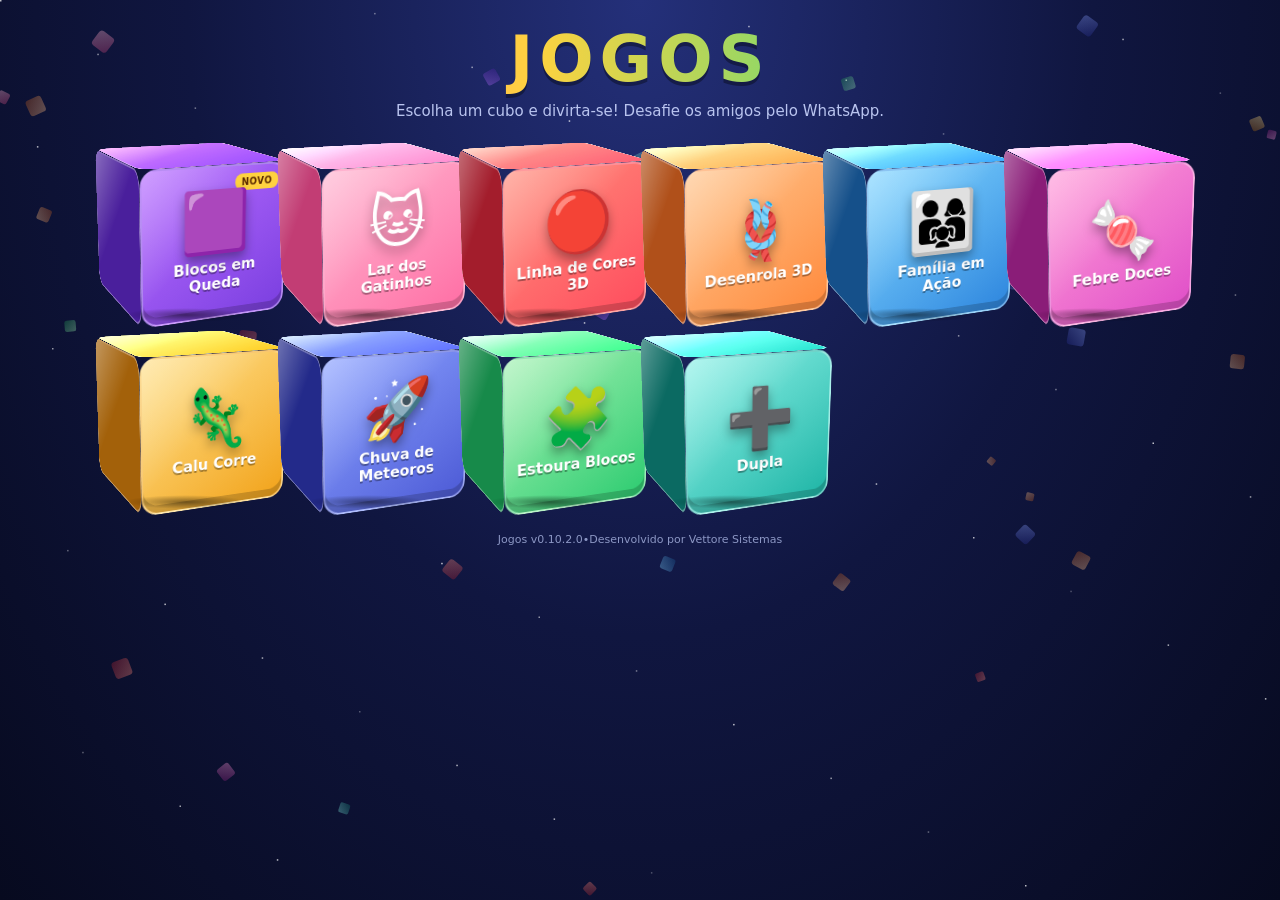
<file: index.html>
<!doctype html>
<html lang="pt-BR">
<head>
<meta charset="utf-8">
<meta name="viewport" content="width=device-width,initial-scale=1,maximum-scale=1,user-scalable=no">
<meta name="theme-color" content="#0b1028">
<title>Jogos</title>
<style>
*{box-sizing:border-box;margin:0;padding:0;-webkit-tap-highlight-color:transparent}
html,body{min-height:100%}
body{font-family:system-ui,-apple-system,Segoe UI,Roboto,sans-serif;color:#fff;background:radial-gradient(ellipse at 50% 0%,#24307a 0%,#101640 50%,#070a1f 100%);background-attachment:fixed;overflow-x:hidden}
#fundo{position:fixed;inset:0;z-index:0;pointer-events:none}
.app{position:relative;z-index:1;max-width:1100px;margin:0 auto;padding:22px 16px 30px}
h1{text-align:center;font-size:clamp(40px,8vw,64px);font-weight:900;letter-spacing:6px;background:linear-gradient(90deg,#ff5fa8,#ffd23f,#3ddc84,#46a8ff,#b56bff,#ff5fa8);background-size:200% 100%;-webkit-background-clip:text;background-clip:text;color:transparent;animation:arco 6s linear infinite;filter:drop-shadow(0 4px 0 rgba(0,0,0,.35))}
@keyframes arco{to{background-position:200% 0}}
.sub{text-align:center;color:#b9c4ef;margin:6px 0 26px;font-size:15px}
.grade{display:grid;grid-template-columns:repeat(auto-fill,minmax(150px,1fr));gap:28px 22px;perspective:900px}
@media (max-width:420px){ .grade{grid-template-columns:repeat(2,1fr);gap:24px 16px} }
.cubo{display:block;aspect-ratio:1;text-decoration:none;color:#fff;position:relative;perspective:700px;outline:none}
.c3d{position:absolute;inset:0;transform-style:preserve-3d;transform:translateZ(calc(var(--s)*-.5)) rotateX(var(--rx,-14deg)) rotateY(var(--ry,22deg));transition:transform .7s cubic-bezier(.34,1.4,.64,1);animation:flutua var(--dur,6s) ease-in-out infinite;animation-delay:var(--atraso,0s)}
@keyframes flutua{0%,100%{translate:0 0}50%{translate:0 -10px}}
.face{position:absolute;inset:0;border-radius:18px;display:flex;flex-direction:column;align-items:center;justify-content:center;text-align:center;padding:10px;backface-visibility:hidden;-webkit-backface-visibility:hidden;border:2px solid rgba(255,255,255,.35);overflow:hidden}
.face::before{content:'';position:absolute;inset:0;background:linear-gradient(135deg,rgba(255,255,255,.35) 0%,rgba(255,255,255,0) 45%);pointer-events:none}
.frente{transform:translateZ(calc(var(--s)*.5));background:linear-gradient(145deg,var(--c1),var(--c2));box-shadow:inset 0 -8px 0 rgba(0,0,0,.18)}
.direita{transform:rotateY(90deg) translateZ(calc(var(--s)*.5));background:linear-gradient(145deg,var(--c2),var(--c3))}
.topo{transform:rotateX(90deg) translateZ(calc(var(--s)*.5));background:linear-gradient(145deg,var(--c1),var(--c2));filter:brightness(1.25)}
.tras,.esquerda,.baixo{background:var(--c3)}
.tras{transform:rotateY(180deg) translateZ(calc(var(--s)*.5))}
.esquerda{transform:rotateY(-90deg) translateZ(calc(var(--s)*.5))}
.baixo{transform:rotateX(-90deg) translateZ(calc(var(--s)*.5))}
.ic{font-size:calc(var(--s)*.38);line-height:1;filter:drop-shadow(0 6px 6px rgba(0,0,0,.35));animation:pulsa 2.6s ease-in-out infinite;animation-delay:var(--atraso,0s)}
@keyframes pulsa{50%{transform:scale(1.1) rotate(-4deg)}}
.nome{margin-top:8px;font-weight:900;font-size:clamp(13px,calc(var(--s)*.1),17px);line-height:1.15;text-shadow:0 2px 0 rgba(0,0,0,.35)}
.desc{font-size:clamp(11px,calc(var(--s)*.075),13px);font-weight:700;line-height:1.3;text-shadow:0 1px 0 rgba(0,0,0,.35)}
.jogar{margin-top:8px;background:rgba(255,255,255,.95);color:#1d1452;font-weight:900;font-size:13px;padding:5px 12px;border-radius:12px}
.novo{position:absolute;top:8px;right:8px;background:#ffd23f;color:#5a2a00;font-size:10px;font-weight:900;padding:3px 7px;border-radius:8px;letter-spacing:.5px}
.sombra{position:absolute;left:12%;right:12%;bottom:-16px;height:14px;border-radius:50%;background:radial-gradient(rgba(0,0,0,.45),rgba(0,0,0,0) 70%);animation:sombra var(--dur,6s) ease-in-out infinite;animation-delay:var(--atraso,0s)}
@keyframes sombra{50%{transform:scale(.85);opacity:.6}}
@media (hover:hover){ .cubo:hover .c3d,.cubo:focus .c3d{--rx:-8deg;--ry:-70deg} }
.cubo:active .c3d{--rx:-6deg;--ry:-70deg}
footer{position:relative;z-index:1;text-align:center;font-size:11px;color:#8c97c4;padding:10px}
</style>
</head>
<body>
<canvas id="fundo"></canvas>
<div class="app">
  <h1>JOGOS</h1>
  <p class="sub">Escolha um cubo e divirta-se! Desafie os amigos pelo WhatsApp.</p>
  <div class="grade" id="grade"></div>
</div>
<footer id="rodape"></footer>
<script src="core.js"></script>
<script>
const JOGOS=[
  {url:'queda/index.html',ic:'🟪',nome:'Blocos em Queda',desc:'Encaixe as peças, complete linhas e faça combos.',cor:['#b56bff','#7b3fe0','#4a1f9c'],novo:1},
  {url:'gatinhos/index.html',ic:'🐱',nome:'Lar dos Gatinhos',desc:'Junte 3 iguais, decore a casa e colecione gatinhos.',cor:['#ffb3cf','#ff6fa5','#c23d74']},
  {url:'linhas/index.html',ic:'🔴',nome:'Linha de Cores 3D',desc:'Alinhe 5 bolas da mesma cor. Coringa e combos.',cor:['#ff8a7a','#ff4d5e','#a31d2c']},
  {url:'desenrola/index.html',ic:'🪢',nome:'Desenrola 3D',desc:'Mova as cordas até nenhuma cruzar a outra.',cor:['#ffc38a','#ff8a3d','#b0501a']},
  {url:'familia/index.html',ic:'👨‍👩‍👧',nome:'Família em Ação',desc:'Força, proteção e encolher para sair do videogame.',cor:['#7fd4ff','#2e86de','#15508a']},
  {url:'febre/index.html',ic:'🍬',nome:'Febre Doces',desc:'40 fases de estourar docinhos e conquistas.',cor:['#ff9ad8','#e04fc8','#8a1d78']},
  {url:'corre.html',ic:'🦎',nome:'Calu Corre',desc:'Pule cactos pelo sertão e pegue castanhas.',cor:['#ffe08a','#f2a31b','#a3610a']},
  {url:'nave.html',ic:'🚀',nome:'Chuva de Meteoros',desc:'60 segundos de meteoros e um chefão.',cor:['#8aa0ff','#4d5bd6','#232a8a']},
  {url:'blocos.html',ic:'🧩',nome:'Estoura Blocos',desc:'Estoure grupos de blocos em 30 jogadas.',cor:['#9ff0b0','#2ecc71','#178a4a']},
  {url:'dupla.html',ic:'➕',nome:'Dupla',desc:'Some dois números e bata o alvo.',cor:['#8af0e6','#1fb5a6','#0b6a62']},
];
const grade=document.getElementById('grade');
grade.innerHTML=JOGOS.map((j,i)=>`<a class="cubo" href="${j.url}" style="--c1:${j.cor[0]};--c2:${j.cor[1]};--c3:${j.cor[2]};--atraso:${(i*.37)%3}s;--dur:${5+(i%4)}s">
  <div class="c3d">
    <div class="face frente">${j.novo?'<span class="novo">NOVO</span>':''}<div class="ic">${j.ic}</div><div class="nome">${j.nome}</div></div>
    <div class="face direita"><div class="desc">${j.desc}</div><span class="jogar">▶ Jogar</span></div>
    <div class="face topo"></div><div class="face tras"></div><div class="face esquerda"></div><div class="face baixo"></div>
  </div><div class="sombra"></div></a>`).join('');
// tamanho real de cada cubo (profundidade 3D)
function medir(){ grade.querySelectorAll('.cubo').forEach(c=>c.style.setProperty('--s',c.offsetWidth+'px')); }
addEventListener('resize',medir); medir();
// inclinação suave seguindo o mouse/celular
let ax=0, ay=0;
addEventListener('pointermove',e=>{ ax=(e.clientX/innerWidth-.5)*16; ay=(e.clientY/innerHeight-.5)*-10; aplicaInclina(); });
addEventListener('deviceorientation',e=>{ if(e.gamma==null) return; ax=Math.max(-12,Math.min(12,e.gamma*.4)); ay=Math.max(-8,Math.min(8,(e.beta-45)*-.25)); aplicaInclina(); });
function aplicaInclina(){ grade.querySelectorAll('.cubo:not(:hover) .c3d').forEach((c,i)=>{ c.style.setProperty('--ry',(22+ax)+'deg'); c.style.setProperty('--rx',(-14+ay)+'deg'); }); }
// fundo: cubinhos coloridos caindo
const fc=document.getElementById('fundo'), fg=fc.getContext('2d'); const cores=JOGOS.map(j=>j.cor);
const parts=Array.from({length:40},()=>({x:Math.random(),y:Math.random(),v:.01+Math.random()*.025,s:6+Math.random()*12,r:Math.random()*6,vr:(Math.random()-.5)*.02,c:cores[Math.floor(Math.random()*cores.length)]}));
function fundo(t){ const w=innerWidth,h=innerHeight; if(fc.width!==w||fc.height!==h){ fc.width=w; fc.height=h; } fg.clearRect(0,0,w,h);
  for(let k=0;k<60;k++){ fg.fillStyle=`rgba(255,255,255,${.25+.5*Math.abs(Math.sin(t/1200+k))})`; fg.fillRect((k*97.3)%w,(k*53.7)%h,1.5,1.5); }
  for(const p of parts){ p.y+=p.v*.016; p.r+=p.vr; if(p.y>1.05){ p.y=-.05; p.x=Math.random(); }
    fg.save(); fg.translate(p.x*w,p.y*h); fg.rotate(p.r); fg.globalAlpha=.35; const g=fg.createLinearGradient(-p.s/2,-p.s/2,p.s/2,p.s/2); g.addColorStop(0,p.c[0]); g.addColorStop(1,p.c[2]); fg.fillStyle=g; fg.beginPath(); fg.roundRect(-p.s/2,-p.s/2,p.s,p.s,p.s*.2); fg.fill(); fg.restore(); }
  requestAnimationFrame(fundo); }
requestAnimationFrame(fundo);
$('rodape').textContent = `Jogos v${CONFIG.VERSAO}•Desenvolvido por ${CONFIG.DESENVOLVEDOR}`;
</script>
</body>
</html>
</file>
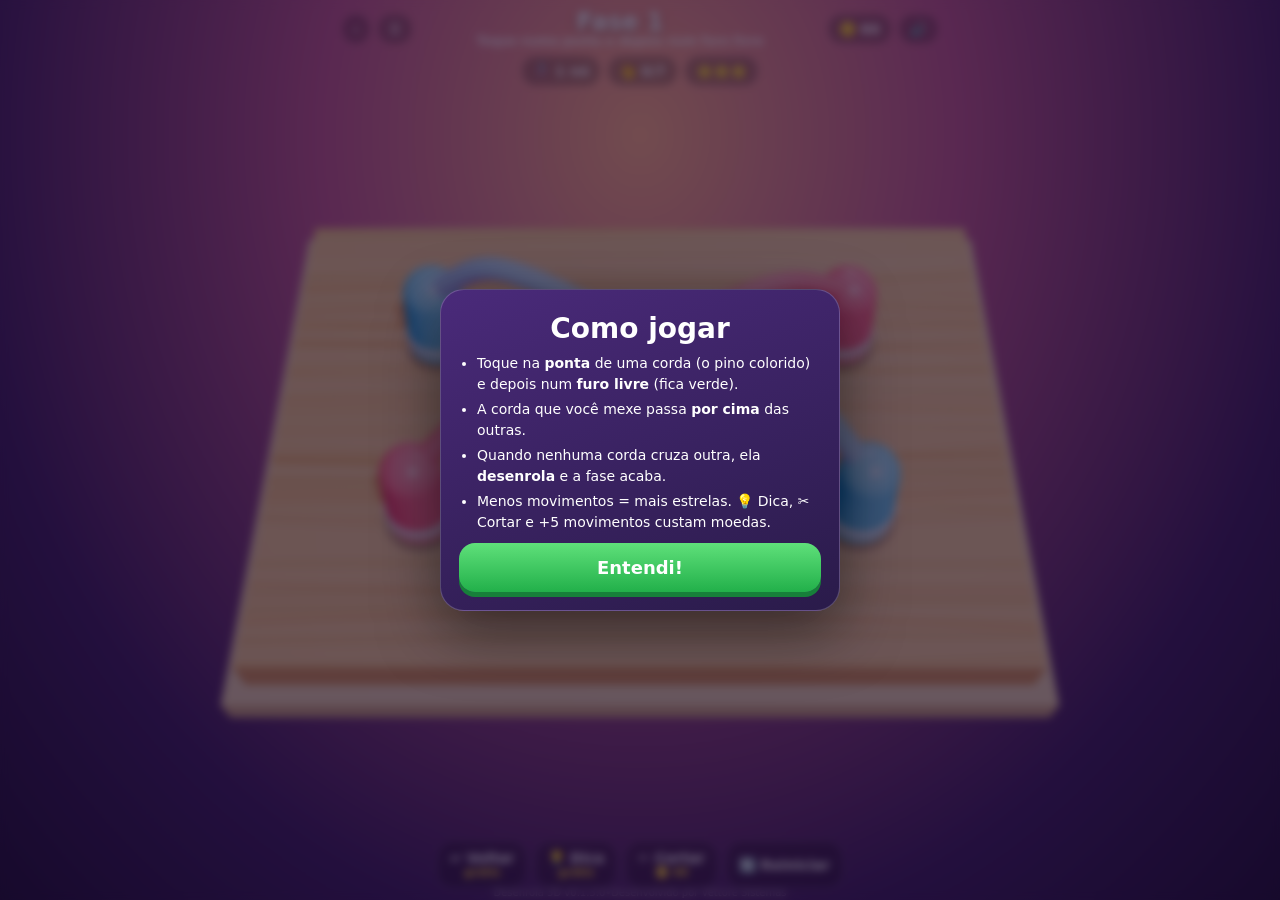
<file: desenrola/index.html>
<!doctype html>
<html lang="pt-BR">
<head>
<meta charset="utf-8">
<meta name="viewport" content="width=device-width,initial-scale=1,maximum-scale=1,user-scalable=no,viewport-fit=cover">
<meta name="theme-color" content="#2a1b4a">
<title>Desenrola 3D</title>
<style>
*{box-sizing:border-box;margin:0;padding:0;-webkit-tap-highlight-color:transparent}
[hidden]{display:none!important}
html,body{height:100%;overflow:hidden;overscroll-behavior:none}
body{font-family:system-ui,-apple-system,Segoe UI,Roboto,sans-serif;color:#fff;background:radial-gradient(ellipse at 50% 15%,#ffb38a 0%,#c25b8f 35%,#3b1d5e 75%,#1c0f33 100%);user-select:none;-webkit-user-select:none}
button{font-family:inherit;color:inherit;border:0;cursor:pointer;background:none}
#cena{position:fixed;inset:0;width:100%;height:100%;display:block;touch-action:none}
.hud{position:fixed;left:0;right:0;top:0;padding:10px 12px;display:flex;flex-direction:column;gap:8px;z-index:2;max-width:620px;margin:0 auto;pointer-events:none}
.hud>*{pointer-events:auto}
.linha1{display:flex;gap:8px;align-items:center}
.chip{background:rgba(0,0,0,.25);backdrop-filter:blur(8px);border:1px solid rgba(255,255,255,.2);border-radius:14px;padding:6px 10px;font-weight:800;font-size:14px;white-space:nowrap;color:#fff;text-decoration:none}
.titulo{flex:1;text-align:center;line-height:1.05}
.titulo b{font-size:24px;text-shadow:0 2px 10px rgba(0,0,0,.4)}
.titulo small{display:block;font-size:12px;opacity:.85;font-weight:700}
.info{display:flex;gap:8px;justify-content:center}
.nos{font-weight:900}
.nos.zero{background:rgba(61,220,132,.35);border-color:#3ddc84}
.base{position:fixed;left:0;right:0;bottom:0;padding:8px 12px calc(12px + env(safe-area-inset-bottom));display:flex;gap:8px;justify-content:center;z-index:2}
.bt{background:rgba(0,0,0,.25);backdrop-filter:blur(8px);border:1px solid rgba(255,255,255,.2);border-radius:16px;padding:8px 12px;font-weight:800;font-size:14px;min-width:78px}
.bt small{display:block;font-size:11px;color:#ffd93b}
.bt.ativo{background:#ff5b5b;border-color:#fff}
.bt:active{transform:scale(.95)}
#toast{position:fixed;left:50%;top:120px;transform:translateX(-50%);background:rgba(0,0,0,.7);padding:9px 16px;border-radius:18px;font-weight:800;font-size:14px;z-index:5;opacity:0;transition:.3s;pointer-events:none;white-space:nowrap}
#toast.on{opacity:1}
.grito{position:fixed;left:50%;top:40%;transform:translate(-50%,-50%);font-size:46px;font-weight:900;z-index:4;pointer-events:none;animation:grito 1.3s forwards;white-space:nowrap;color:#fff;text-shadow:0 4px 0 #c25b8f,0 0 24px #ffd93b}
@keyframes grito{0%{transform:translate(-50%,-50%) scale(.2)}25%{transform:translate(-50%,-50%) scale(1.2)}75%{opacity:1}100%{transform:translate(-50%,-90%) scale(1);opacity:0}}
.modal{position:fixed;inset:0;background:rgba(20,8,40,.6);backdrop-filter:blur(4px);display:flex;align-items:center;justify-content:center;padding:16px;z-index:10}
.mbox{background:linear-gradient(160deg,#4a2a7a,#2a1b4a);border:1px solid rgba(255,255,255,.2);border-radius:24px;padding:22px 18px 18px;width:100%;max-width:400px;text-align:center;box-shadow:0 20px 60px rgba(0,0,0,.5);animation:entra .35s cubic-bezier(.34,1.5,.64,1);max-height:92dvh;overflow-y:auto}
@keyframes entra{from{transform:scale(.7);opacity:0}}
.mbox h2{font-size:28px}
.mbox p{margin-top:8px;line-height:1.4;color:#eadcff}
.estrelas{font-size:54px;letter-spacing:6px;color:rgba(255,255,255,.18);margin:6px 0}
.estrelas span{display:inline-block;transform:scale(.3);transition:.4s cubic-bezier(.34,1.8,.64,1)}
.estrelas span.on{color:#ffd93b;transform:scale(1);text-shadow:0 3px 0 #b8860b}
.estrelas span.vz{transform:scale(1)}
.btn{display:block;width:100%;padding:14px;border-radius:16px;font-size:18px;font-weight:900;margin-top:10px;background:linear-gradient(180deg,#ff8ac0,#e2508f);box-shadow:0 5px 0 #a8326a}
.btn.verde{background:linear-gradient(180deg,#5fe07a,#22b04a);box-shadow:0 5px 0 #17803a}
.btn.sec{background:rgba(255,255,255,.12);box-shadow:0 5px 0 rgba(0,0,0,.3)}
.btn:active{transform:translateY(3px)}
.moedas{display:inline-block;margin-top:6px;background:rgba(255,217,59,.15);color:#ffd93b;border-radius:12px;padding:4px 12px;font-weight:900}
.fases{display:grid;grid-template-columns:repeat(5,1fr);gap:8px;margin-top:12px}
.fz{aspect-ratio:1;border-radius:14px;background:rgba(255,255,255,.12);font-weight:900;font-size:17px;display:flex;flex-direction:column;align-items:center;justify-content:center;line-height:1}
.fz small{font-size:9px;color:#ffd93b;margin-top:3px;letter-spacing:-1px}
.fz.bloq{opacity:.35}
.fz.atual{background:#e2508f;box-shadow:0 0 0 3px #fff}
.regras{text-align:left;font-size:14px;line-height:1.5;margin-top:8px}
.regras li{margin:4px 0 4px 18px}
@media (orientation:landscape) and (max-height:560px){
  .hud{left:0;right:auto;width:min(40vw,300px);margin:0;padding:8px}
  .linha1{flex-wrap:wrap}
  .info{flex-direction:column;align-items:flex-start}
  .base{left:auto;right:0;top:0;bottom:0;flex-direction:column;justify-content:center;padding:8px}
}
footer{position:fixed;bottom:2px;left:0;right:0;text-align:center;font-size:10px;opacity:.5;z-index:1;pointer-events:none}
</style>
</head>
<body>
<canvas id="cena"></canvas>
<div class="hud">
  <div class="linha1">
    <a class="chip" href="../index.html">‹</a>
    <button class="chip" id="h-fases">☰</button>
    <div class="titulo"><b id="h-fase">Fase 1</b><small id="h-sub">Desfaça os nós</small></div>
    <span class="chip" id="h-moe">🪙 0</span>
    <button class="chip" id="h-som">🔊</button>
  </div>
  <div class="info"><span class="chip nos" id="h-nos">🪢 0 nós</span><span class="chip" id="h-mov">👆 0/0</span><span class="chip" id="h-est">⭐⭐⭐</span></div>
</div>
<div class="base">
  <button class="bt" id="b-desf">↩️ Voltar<small>grátis</small></button>
  <button class="bt" id="b-dica">💡 Dica<small id="dica-preco">🪙 20</small></button>
  <button class="bt" id="b-corte">✂️ Cortar<small>🪙 40</small></button>
  <button class="bt" id="b-rein">🔄 Reiniciar</button>
</div>
<div id="toast"></div>
<div class="modal" id="modal" hidden><div class="mbox" id="mbox"></div></div>
<footer id="rodape"></footer>
<script src="../lib/three.min.js"></script>
<script>
// Desenrola 3D — Vettore Sistemas
const CONFIG = { SISTEMA:'Desenrola 3D', VERSAO:'0.1.3.0', DESENVOLVEDOR:'Vettore Sistemas' };
const $=id=>document.getElementById(id);
const fmt=n=>Math.round(n).toLocaleString('pt-BR');
const CORES=['#ff4d6a','#1fb5ff','#ffd93b','#2ecc71','#b56bff','#ff9f1c','#ff5fd2','#00d2c6'];
const PRECO={dica:20,corte:40,mais:30};
const TOTAL=60;

// ---------- Save ----------
const SK='desenrola_3d_v1';
let S; try{ S=Object.assign({desbloq:1,est:{},moedas:60,som:true,viu:false}, JSON.parse(localStorage.getItem(SK)||'{}')); }catch(e){ S={desbloq:1,est:{},moedas:60,som:true,viu:false}; }
const salvar=()=>{ try{ localStorage.setItem(SK,JSON.stringify(S)); }catch(e){} };

// ---------- Som ----------
const Som={ ctx:null,
  init(){ if(!this.ctx){ try{ this.ctx=new (window.AudioContext||window.webkitAudioContext)(); }catch(e){} } if(this.ctx&&this.ctx.state==='suspended') this.ctx.resume(); },
  tom(f,d=.1,tipo='sine',vol=.08,q=0,f2){ if(!S.som||!this.ctx) return; const c=this.ctx,t=c.currentTime+q,o=c.createOscillator(),g=c.createGain();
    o.type=tipo; o.frequency.setValueAtTime(f,t); o.frequency.exponentialRampToValueAtTime(f2||f*1.2,t+d); g.gain.setValueAtTime(vol,t); g.gain.exponentialRampToValueAtTime(.001,t+d); o.connect(g).connect(c.destination); o.start(t); o.stop(t+d+.02); },
  pega(){ this.tom(500,.1,'triangle',.07,0,800); }, solta(){ this.tom(700,.12,'triangle',.07,0,350); },
  desata(){ [660,880,1100].forEach((f,i)=>this.tom(f,.12,'sine',.07,i*.05)); }, erro(){ this.tom(180,.15,'square',.05,0,120); },
  vitoria(){ [523,659,784,1047,1319].forEach((f,i)=>this.tom(f,.22,'triangle',.08,i*.1)); }, moeda(){ this.tom(990,.07,'square',.04); this.tom(1320,.08,'square',.04,.06); },
  corte(){ this.tom(2000,.08,'sawtooth',.05,0,600); }
};
const vibrar=p=>{ try{ navigator.vibrate&&navigator.vibrate(p); }catch(e){} };

// ---------- Geração das fases (sempre solucionáveis) ----------
function rng(seed){ let a=seed>>>0; return ()=>{ a=a+0x6D2B79F5|0; let t=Math.imul(a^a>>>15,1|a); t=t+Math.imul(t^t>>>7,61|t)^t; return ((t^t>>>14)>>>0)/4294967296; }; }
function confFase(n){     // poucos furos livres = quebra-cabeça de verdade
  if(n<=3) return {c:3,r:2,cordas:2}; if(n<=8) return {c:4,r:2,cordas:3}; if(n<=15) return {c:3,r:3,cordas:4};
  if(n<=25) return {c:4,r:3,cordas:5}; if(n<=40) return {c:5,r:3,cordas:6}; return {c:5,r:3,cordas:7};
}
function cruza(p1,p2,p3,p4){
  const d=(a,b,c)=>(c.x-a.x)*(b.z-a.z)-(b.x-a.x)*(c.z-a.z);
  const d1=d(p3,p4,p1), d2=d(p3,p4,p2), d3=d(p1,p2,p3), d4=d(p1,p2,p4);
  return ((d1>0&&d2<0)||(d1<0&&d2>0)) && ((d3>0&&d4<0)||(d3<0&&d4>0));
}
function contaNos(cordas, pos){
  let n=0; const nos=new Set();
  for(let i=0;i<cordas.length;i++) for(let j=i+1;j<cordas.length;j++){ const a=cordas[i], b=cordas[j]; if(a.cortada||b.cortada) continue;
    if(cruza(pos(a.p[0]),pos(a.p[1]),pos(b.p[0]),pos(b.p[1]))){ n++; nos.add(i); nos.add(j); } }
  return {n, nos};
}
function gerar(n){
  const cf=confFase(n), r=rng(n*104729+7), H=cf.c*cf.r;
  const pos=k=>({x:k%cf.c, z:Math.floor(k/cf.c)});
  let cordas=null;
  for(let t=0;t<800&&!cordas;t++){
    const furos=[...Array(H).keys()].sort(()=>r()-.5).slice(0,cf.cordas*2);
    const cs=[]; for(let k=0;k<cf.cordas;k++) cs.push({p:[furos[2*k],furos[2*k+1]]});
    // evita cordas muito curtas ou que passam por cima de outro pino
    if(cs.some(c=>{ const a=pos(c.p[0]), b=pos(c.p[1]); return Math.abs(a.x-b.x)+Math.abs(a.z-b.z)<2; })) continue;
    if(contaNos(cs,pos).n===0) cordas=cs;
  }
  if(!cordas){ cordas=[]; for(let k=0;k<cf.cordas;k++) cordas.push({p:[k*2,k*2+1]}); }
  const K=Math.min(3+Math.floor(n/3),12);
  let melhor=null;
  for(let tent=0;tent<40;tent++){
    const cs=cordas.map(c=>({p:[...c.p]}));
    for(let k=0;k<K;k++){
      const ocup=new Set(cs.flatMap(c=>c.p)); const livres=[...Array(H).keys()].filter(h=>!ocup.has(h));
      let best=null, bn=-1;
      for(let s=0;s<4;s++){ const ci=Math.floor(r()*cs.length), e=Math.floor(r()*2), h=livres[Math.floor(r()*livres.length)];
        const old=cs[ci].p[e]; cs[ci].p[e]=h; const nn=contaNos(cs,pos).n; cs[ci].p[e]=old; if(nn>bn){ bn=nn; best=[ci,e,h]; } }
      cs[best[0]].p[best[1]]=best[2];
    }
    const nn=contaNos(cs,pos).n;
    if(!melhor || nn>melhor.n) melhor={cs,n:nn};
    if(nn>=Math.min(1+Math.floor(n/4), cf.cordas)) break;
  }
  // menor número de movimentos (busca em largura) para as estrelas
  const otimo=buscaOtima(melhor.cs.map(c=>[...c.p]), H, pos, K);
  const par=otimo||K;
  return { n, ...cf, H, cordas:melhor.cs.map((c,i)=>({p:c.p, cor:CORES[i%CORES.length], camada:i})), par, limite:par*2+5 };
}
function buscaOtima(ini, H, pos, maxProf){
  const chave=e=>e.map(p=>p.join('.')).join('|');
  const nos=e=>contaNos(e.map(p=>({p})),pos).n;
  if(nos(ini)===0) return 0;
  let fronteira=[ini]; const visto=new Set([chave(ini)]);
  for(let prof=1; prof<=maxProf; prof++){
    const prox=[];
    for(const e of fronteira){
      const oc=new Set(e.flat()), livres=[...Array(H).keys()].filter(h=>!oc.has(h));
      for(let ci=0;ci<e.length;ci++) for(let k=0;k<2;k++) for(const h of livres){
        const n2=e.map(p=>[...p]); n2[ci][k]=h; const ch=chave(n2); if(visto.has(ch)) continue; visto.add(ch);
        if(nos(n2)===0) return prof; prox.push(n2);
        if(visto.size>120000) return 0;
      }
    }
    fronteira=prox;
  }
  return 0;
}

// ---------- Three.js ----------
const renderer=new THREE.WebGLRenderer({canvas:$('cena'),antialias:true,alpha:true});
renderer.setPixelRatio(Math.min(2,devicePixelRatio||1));
renderer.shadowMap.enabled=true; renderer.shadowMap.type=THREE.PCFSoftShadowMap;
renderer.outputEncoding=THREE.sRGBEncoding; renderer.toneMapping=THREE.ACESFilmicToneMapping; renderer.toneMappingExposure=1.05;
const cena=new THREE.Scene(), cam=new THREE.PerspectiveCamera(40,1,.1,100);
cena.add(new THREE.HemisphereLight(0xffe2f0,0x3b1d5e,.8));
const sol=new THREE.DirectionalLight(0xffffff,1.15); sol.position.set(3,10,5); sol.castShadow=true; sol.shadow.mapSize.set(1024,1024);
Object.assign(sol.shadow.camera,{left:-8,right:8,top:8,bottom:-8,near:1,far:30}); sol.shadow.radius=5; cena.add(sol);
const brilho=new THREE.PointLight(0xffb38a,.7,30); brilho.position.set(0,5,-6); cena.add(brilho);
const ESP=1.6;
let F=null, grupo=null, pinos=[], furos=[], tubos=[], selecionado=null, ocupado=false, modoCorte=false, historico=[], dicaGratis=1, tempo=0;
function posFuro(k){ return new THREE.Vector3((k%F.c-(F.c-1)/2)*ESP, 0, (Math.floor(k/F.c)-(F.r-1)/2)*ESP); }

function montar(){
  if(grupo){ cena.remove(grupo); grupo.traverse(o=>{ if(o.geometry) o.geometry.dispose(); }); }
  grupo=new THREE.Group(); cena.add(grupo); pinos=[]; furos=[]; tubos=[];
  const W=F.c*ESP+.8, D=F.r*ESP+.8;
  // tábua de madeira
  const cv=document.createElement('canvas'); cv.width=512; cv.height=512; const g=cv.getContext('2d');
  g.fillStyle='#c98a52'; g.fillRect(0,0,512,512);
  for(let i=0;i<60;i++){ g.strokeStyle=`rgba(${120+Math.random()*40},${70+Math.random()*30},30,.35)`; g.lineWidth=1+Math.random()*3; g.beginPath(); const y=Math.random()*512; g.moveTo(0,y); g.bezierCurveTo(170,y+Math.random()*30-15,340,y+Math.random()*30-15,512,y+Math.random()*20-10); g.stroke(); }
  const tex=new THREE.CanvasTexture(cv); tex.encoding=THREE.sRGBEncoding;
  const tabua=new THREE.Mesh(new THREE.BoxGeometry(W,.4,D), new THREE.MeshStandardMaterial({map:tex,roughness:.6}));
  tabua.position.y=-.2; tabua.receiveShadow=true; tabua.castShadow=true; grupo.add(tabua);
  const sombra=new THREE.Mesh(new THREE.BoxGeometry(W+.3,.25,D+.3), new THREE.MeshStandardMaterial({color:0x7a4a24,roughness:.7}));
  sombra.position.y=-.45; grupo.add(sombra);
  for(let k=0;k<F.H;k++){
    const anel=new THREE.Mesh(new THREE.CylinderGeometry(.3,.3,.06,28), new THREE.MeshStandardMaterial({color:0x3a2412,roughness:.9,emissive:0x000000}));
    anel.position.copy(posFuro(k)); anel.position.y=.005; anel.userData.furo=k; grupo.add(anel); furos.push(anel);
    const buraco=new THREE.Mesh(new THREE.CylinderGeometry(.18,.18,.07,20), new THREE.MeshBasicMaterial({color:0x120804}));
    buraco.position.copy(anel.position); buraco.position.y=.01; grupo.add(buraco);
  }
  F.cordas.forEach((c,ci)=>{
    c.pinos=c.p.map((h,e)=>{ const pino=new THREE.Group();
      const corpo=new THREE.Mesh(new THREE.CylinderGeometry(.22,.26,.6,24), new THREE.MeshPhysicalMaterial({color:new THREE.Color(c.cor).convertSRGBToLinear(),roughness:.3,clearcoat:.8}));
      corpo.position.y=.3; corpo.castShadow=true; pino.add(corpo);
      const topo=new THREE.Mesh(new THREE.SphereGeometry(.22,20,12,0,Math.PI*2,0,Math.PI/2), corpo.material); topo.position.y=.6; pino.add(topo);
      const faixa=new THREE.Mesh(new THREE.CylinderGeometry(.265,.265,.08,24), new THREE.MeshStandardMaterial({color:0xffffff,roughness:.4})); faixa.position.y=.15; pino.add(faixa);
      pino.position.copy(posFuro(h)); pino.userData={corda:ci, ponta:e}; corpo.userData=topo.userData=faixa.userData=pino.userData;
      grupo.add(pino); pinos.push(pino); return pino; });
    const mat=new THREE.MeshStandardMaterial({color:new THREE.Color(c.cor).convertSRGBToLinear(),roughness:.45,emissive:new THREE.Color(0x000000)});
    const tubo=new THREE.Mesh(new THREE.BufferGeometry(), mat); tubo.castShadow=true; grupo.add(tubo); c.tubo=tubo; tubos.push(tubo);
  });
  F.cordas.forEach((c,ci)=>refazTubo(ci));
  ajusta(); atualizaNos(false);
}
function alturaCamada(c){ const ord=[...F.cordas].filter(x=>!x.cortada).sort((a,b)=>a.camada-b.camada); return .75+ord.indexOf(c)*.28; }
function refazTubo(ci){
  const c=F.cordas[ci]; if(c.cortada) return;
  const a=c.pinos[0].position.clone(), b=c.pinos[1].position.clone(); a.y+=.62; b.y+=.62;
  const h=alturaCamada(c), meio=a.clone().lerp(b,.5); meio.y=Math.max(a.y,b.y)+h*.55;
  const q1=a.clone().lerp(b,.18); q1.y=a.y+h*.6; const q2=a.clone().lerp(b,.82); q2.y=b.y+h*.6;
  // leve balanço da corda
  meio.y+=Math.sin(tempo*2+ci)*.03;
  const curva=new THREE.CatmullRomCurve3([a,q1,meio,q2,b]);
  c.tubo.geometry.dispose(); c.tubo.geometry=new THREE.TubeGeometry(curva,56,.085,10,false);
}
const posLogica=k=>({x:k%F.c, z:Math.floor(k/F.c)});
let nosAntes=0;
function atualizaNos(som=true){
  const {n,nos}=contaNos(F.cordas,posLogica);
  F.cordas.forEach((c,ci)=>{ if(c.cortada) return; c.emNo=nos.has(ci); });
  if(som && n<nosAntes){ Som.desata(); vibrar(25); }
  nosAntes=n; hud(n); return n;
}

// ---------- Câmera ----------
// Enquadra o tabuleiro no espaço livre entre o topo e os botões, em qualquer tela
function enquadrar(cam, renderer, alvo, semiX, semiZ, yMin, yMax, elev, folga){
  const w=innerWidth, h=innerHeight; renderer.setSize(w,h,false); cam.aspect=w/h; cam.clearViewOffset();
  const hud=document.querySelector('.hud').getBoundingClientRect(), base=document.querySelector('.base').getBoundingClientRect();
  let L=8, R=w-8, T=hud.bottom+6, B=h-8;
  if(base.width < w*.5){ R=Math.min(R, base.left-8); } else { B=Math.min(B, base.top-6); }
  if(base.width < w*.5 && hud.width < w*.6){ T=8; L=Math.max(L, hud.right+8); }
  // centro da tela: mesma folga em cima/embaixo e dos dois lados
  const mv=Math.max(T,h-B), mh=Math.max(L,w-R); T=mv; B=h-mv; L=mh; R=w-mh;
  const aw=Math.max(60,R-L), ah=Math.max(60,B-T), acx=w/2, acy=h/2;
  const dir=new THREE.Vector3(0, Math.sin(elev), Math.cos(elev));
  const cantos=[]; for(const x of [-semiX,semiX]) for(const y of [yMin,yMax]) for(const z of [-semiZ,semiZ]) cantos.push(new THREE.Vector3(alvo.x+x, y, alvo.z+z));
  const caixa=()=>{ let x0=1e9,x1=-1e9,y0=1e9,y1=-1e9; const v=new THREE.Vector3();
    for(const c of cantos){ v.copy(c).project(cam); const px=(v.x+1)/2*w, py=(1-v.y)/2*h; x0=Math.min(x0,px); x1=Math.max(x1,px); y0=Math.min(y0,py); y1=Math.max(y1,py); }
    return {x0,x1,y0,y1}; };
  let D=20;
  for(let k=0;k<8;k++){
    cam.position.copy(alvo).addScaledVector(dir,D); cam.lookAt(alvo); cam.updateProjectionMatrix(); cam.updateMatrixWorld();
    const b=caixa(); const s=Math.max((b.x1-b.x0)/(aw*folga), (b.y1-b.y0)/(ah*folga)); D*=s; if(Math.abs(s-1)<.01) break;
  }
  cam.position.copy(alvo).addScaledVector(dir,D); cam.lookAt(alvo); cam.updateProjectionMatrix(); cam.updateMatrixWorld();
  // centraliza pela superfície do tabuleiro (sem contar a altura das peças)
  cantos.length=0; for(const x of [-semiX,semiX]) for(const z of [-semiZ,semiZ]) cantos.push(new THREE.Vector3(alvo.x+x,0,alvo.z+z));
  const b=caixa(); cam.setViewOffset(w,h,(b.x0+b.x1)/2-acx,(b.y0+b.y1)/2-acy,w,h); cam.updateProjectionMatrix();
}
function pontoNDC(e, canvas, ptr){ const r=canvas.getBoundingClientRect(); ptr.x=(e.clientX-r.left)/r.width*2-1; ptr.y=-((e.clientY-r.top)/r.height)*2+1; }
function ajusta(){
  if(!F){ const w=innerWidth,h=innerHeight; renderer.setSize(w,h,false); cam.aspect=w/h; cam.updateProjectionMatrix(); return; }
  enquadrar(cam, renderer, new THREE.Vector3(0,0,0), (F.c*ESP+.95)/2, (F.r*ESP+.95)/2, -.6, 1.9, 1.0, .95);
}
addEventListener('resize',ajusta); if(window.visualViewport) visualViewport.addEventListener('resize',ajusta);

// ---------- Animação ----------
const tweens=[]; function tween(dur,fn){ return new Promise(r=>tweens.push({t:0,dur,fn,r})); }
function passoTweens(dt){ for(let k=tweens.length-1;k>=0;k--){ const w=tweens[k]; w.t+=dt; const p=Math.min(1,w.t/w.dur); w.fn(p); if(p>=1){ tweens.splice(k,1); w.r(); } } }
const suave=p=>p<.5?2*p*p:1-Math.pow(-2*p+2,2)/2;
const confetes=[];
function festa(){ const geo=new THREE.BoxGeometry(.08,.02,.14);
  for(let i=0;i<120;i++){ const m=new THREE.Mesh(geo,new THREE.MeshBasicMaterial({color:new THREE.Color(CORES[i%CORES.length]).convertSRGBToLinear(),transparent:true}));
    m.position.set((Math.random()-.5)*2,1,(Math.random()-.5)*2); m.userData={vx:(Math.random()-.5)*8,vy:5+Math.random()*7,vz:(Math.random()-.5)*8,rx:Math.random()*10,vida:2.2}; cena.add(m); confetes.push(m); } }
function passoConfete(dt){ for(let k=confetes.length-1;k>=0;k--){ const m=confetes[k],u=m.userData; u.vida-=dt; u.vy-=9*dt; m.position.x+=u.vx*dt; m.position.y+=u.vy*dt; m.position.z+=u.vz*dt; m.rotation.x+=u.rx*dt; m.rotation.z+=u.rx*dt*.7; m.material.opacity=Math.min(1,u.vida); if(u.vida<=0){ cena.remove(m); m.material.dispose(); confetes.splice(k,1); } } }

// ---------- Jogada ----------
function ocupados(){ return new Set(F.cordas.filter(c=>!c.cortada).flatMap(c=>c.p)); }
function marcaFurosLivres(on){ const oc=ocupados(); furos.forEach((f,k)=>f.material.emissive.setHex(on&&!oc.has(k)?0x2aa860:0)); }
function selecionar(pino){
  if(selecionado){ const p=selecionado; tween(.12,t=>{ p.position.y=.5*(1-t); }); }
  selecionado=pino; marcaFurosLivres(!!pino);
  if(pino){ Som.pega(); vibrar(10); tween(.15,t=>{ pino.position.y=.5*t; }); }
}
async function moverPara(pino,furo){
  const {corda:ci, ponta:e}=pino.userData, c=F.cordas[ci];
  historico.push({ p:F.cordas.map(x=>[...x.p]), cam:F.cordas.map(x=>x.camada), mov:F.mov });
  ocupado=true; selecionado=null; marcaFurosLivres(false);
  c.camada=Math.max(...F.cordas.map(x=>x.camada))+1;    // a corda movida fica por cima
  const de=pino.position.clone(), para=posFuro(furo);
  await tween(.32,t=>{ const s=suave(t); pino.position.x=de.x+(para.x-de.x)*s; pino.position.z=de.z+(para.z-de.z)*s; pino.position.y=.5+Math.sin(t*Math.PI)*.6; });
  await tween(.12,t=>{ pino.position.y=.5*(1-t); });
  c.p[e]=furo; F.mov++; Som.solta(); vibrar(12);
  const n=atualizaNos(); ocupado=false;
  if(n===0) return vitoria();
  if(F.mov>=F.limite) return derrota();
}
function desfazer(){
  if(ocupado||!historico.length){ toast('Nada para voltar'); return; }
  const h=historico.pop(); F.cordas.forEach((c,i)=>{ c.p=h.p[i]; c.camada=h.cam[i]; c.pinos.forEach((pi,e)=>{ pi.position.copy(posFuro(c.p[e])); }); }); F.mov=h.mov;
  selecionar(null); atualizaNos(false); Som.tom(500,.12,'sine',.06,0,300);
}
function dica(){
  if(ocupado) return;
  if(dicaGratis<=0){ if(S.moedas<PRECO.dica){ toast('Moedas insuficientes'); Som.erro(); return; } S.moedas-=PRECO.dica; salvar(); } else dicaGratis--;
  const oc=ocupados(), livres=[...Array(F.H).keys()].filter(k=>!oc.has(k)); let best=null, bn=Infinity;
  F.cordas.forEach((c,ci)=>{ if(c.cortada) return; [0,1].forEach(e=>livres.forEach(h=>{ const old=c.p[e]; c.p[e]=h; const n=contaNos(F.cordas,posLogica).n; c.p[e]=old; if(n<bn){ bn=n; best={ci,e,h}; } })); });
  if(!best) return; const pino=F.cordas[best.ci].pinos[best.e], furo=furos[best.h];
  let k=0; const pisca=setInterval(()=>{ k++; furo.material.emissive.setHex(k%2?0xffd93b:0); pino.children[0].material.emissive=new THREE.Color(k%2?0x555500:0); if(k>7){ clearInterval(pisca); pino.children[0].material.emissive=new THREE.Color(0); furo.material.emissive.setHex(0); } },220);
  toast('💡 Mova a ponta piscando para o furo amarelo'); hud(nosAntes);
}
async function cortar(ci){
  const c=F.cordas[ci]; if(c.cortada) return;
  S.moedas-=PRECO.corte; salvar(); modoCorte=false; $('b-corte').classList.remove('ativo');
  Som.corte(); vibrar([30,20,30]); c.cortada=true;
  const tubo=c.tubo; await tween(.4,t=>{ tubo.scale.setScalar(1-t*.9); tubo.position.y=t*2; c.pinos.forEach(p=>p.scale.setScalar(1-t)); });
  grupo.remove(tubo); c.pinos.forEach(p=>grupo.remove(p)); pinos=pinos.filter(p=>p.userData.corda!==ci);
  F.cordas.forEach((x,i)=>refazTubo(i)); const n=atualizaNos(); if(n===0) vitoria();
}

// ---------- Fim de fase ----------
function estrelas(){ return F.mov<=F.par?3 : F.mov<=F.par+3?2 : 1; }
async function vitoria(){
  ocupado=true; Som.vitoria(); vibrar([30,40,30,40,80]); grito('Desenrolou!');
  F.cordas.forEach(c=>{ if(!c.cortada){ c.tubo.material.color.set('#ffd93b').convertSRGBToLinear(); c.tubo.material.emissive.set('#664400'); } }); festa();
  const e=estrelas(), n=F.n, ant=S.est[n]||0; if(e>ant) S.est[n]=e;
  const ganho=10+5*Math.max(0,e-ant)+(e===3?5:0); S.moedas+=ganho; if(n>=S.desbloq) S.desbloq=Math.min(TOTAL,n+1); salvar();
  await new Promise(r=>setTimeout(r,1300));
  modal(`<h2>Fase ${n} completa!</h2><div class="estrelas">${[0,1,2].map(k=>`<span>★</span>`).join('')}</div>
    <p>${F.mov} movimentos · ideal ${F.par}</p><span class="moedas">+${ganho} 🪙</span>
    ${n<TOTAL?'<button class="btn verde" id="m-prox">Próxima fase ›</button>':''}<button class="btn" id="m-rep">Jogar de novo</button><button class="btn sec" id="m-fases">Fases</button>`);
  document.querySelectorAll('.estrelas span').forEach((s,k)=>setTimeout(()=>{ s.classList.add(k<e?'on':'vz'); if(k<e) Som.tom(700+k*200,.15,'triangle',.08); },300+k*300));
  if($('m-prox')) $('m-prox').onclick=()=>iniciar(n+1); $('m-rep').onclick=()=>iniciar(n); $('m-fases').onclick=telaFases;
  setTimeout(()=>Som.moeda(),1300);
}
function derrota(){
  ocupado=true; Som.erro(); vibrar(80);
  modal(`<h2>Acabaram os movimentos</h2><p>Ainda tem <b>${nosAntes}</b> nó(s).</p>
    <button class="btn verde" id="m-mais">+5 movimentos · 🪙 ${PRECO.mais}</button><button class="btn" id="m-rep">Tentar de novo</button><button class="btn sec" id="m-fases">Fases</button>`);
  $('m-mais').style.opacity=S.moedas>=PRECO.mais?1:.5;
  $('m-mais').onclick=()=>{ if(S.moedas<PRECO.mais){ toast('Moedas insuficientes'); return; } S.moedas-=PRECO.mais; F.limite+=5; salvar(); fechar(); ocupado=false; hud(nosAntes); };
  $('m-rep').onclick=()=>iniciar(F.n); $('m-fases').onclick=telaFases;
}

// ---------- Interface ----------
const ray=new THREE.Raycaster(), ptr=new THREE.Vector2();
$('cena').addEventListener('pointerdown',e=>{
  Som.init(); if(!F||ocupado||!$('modal').hidden) return;
  pontoNDC(e,$('cena'),ptr); ray.setFromCamera(ptr,cam);
  const hits=ray.intersectObjects(grupo.children,true);
  const hp=hits.find(h=>h.object.userData.corda!==undefined && !F.cordas[h.object.userData.corda].cortada);
  const ht=hits.find(h=>tubos.includes(h.object));
  if(modoCorte){ const ci = hp ? hp.object.userData.corda : ht ? F.cordas.findIndex(c=>c.tubo===ht.object) : -1; if(ci>=0) cortar(ci); return; }
  if(hp){ const pino=pinos.find(p=>p.userData===hp.object.userData); selecionar(selecionado===pino?null:pino); return; }
  const hf=hits.find(h=>h.object.userData.furo!==undefined);
  if(hf && selecionado){ const k=hf.object.userData.furo; if(ocupados().has(k)){ Som.erro(); return; } moverPara(selecionado,k); return; }
  if(selecionado) selecionar(null);
});
function hud(n){
  $('h-fase').textContent='Fase '+F.n; $('h-moe').textContent='🪙 '+fmt(S.moedas); $('h-som').textContent=S.som?'🔊':'🔇';
  $('h-nos').textContent= n===0 ? '✅ Sem nós' : `🪢 ${n} nó${n>1?'s':''}`; $('h-nos').classList.toggle('zero',n===0);
  $('h-mov').textContent=`👆 ${F.mov}/${F.limite}`; const e=estrelas(); $('h-est').textContent='⭐'.repeat(e)+'☆'.repeat(3-e);
  $('dica-preco').textContent= dicaGratis>0 ? 'grátis' : '🪙 '+PRECO.dica;
  $('b-corte').style.opacity=S.moedas>=PRECO.corte?1:.5;
  $('h-sub').textContent = F.n<=2 ? 'Toque numa ponta e depois num furo livre' : 'Desfaça todos os nós';
}
let toastT; function toast(t){ const e=$('toast'); e.textContent=t; e.classList.add('on'); clearTimeout(toastT); toastT=setTimeout(()=>e.classList.remove('on'),2000); }
function grito(t){ const g=document.createElement('div'); g.className='grito'; g.textContent=t; document.body.appendChild(g); setTimeout(()=>g.remove(),1300); }
function modal(h){ $('mbox').innerHTML=h; $('modal').hidden=false; }
function fechar(){ $('modal').hidden=true; }
function iniciar(n){ fechar(); F=gerar(n); F.mov=0; historico=[]; dicaGratis=1; selecionado=null; ocupado=false; modoCorte=false; $('b-corte').classList.remove('ativo'); montar(); nosAntes=atualizaNos(false); if(!S.viu){ S.viu=true; salvar(); regras(); } }
function telaFases(){
  modal(`<h2>Fases</h2><p>⭐ ${Object.values(S.est).reduce((a,b)=>a+b,0)} estrelas · 🪙 ${fmt(S.moedas)}</p><div class="fases">${Array.from({length:TOTAL},(_,i)=>{ const n=i+1, b=n>S.desbloq, e=S.est[n]||0;
    return `<button class="fz ${b?'bloq':''} ${n===S.desbloq?'atual':''}" data-n="${n}">${b?'🔒':n}<small>${b?'':'★'.repeat(e)}</small></button>`; }).join('')}</div>
    <button class="btn sec" id="m-reg">Como jogar</button>`);
  $('mbox').querySelectorAll('.fz').forEach(b=>b.onclick=()=>{ const n=+b.dataset.n; if(n<=S.desbloq) iniciar(n); });
  $('m-reg').onclick=regras;
}
function regras(){
  modal(`<h2>Como jogar</h2><ul class="regras"><li>Toque na <b>ponta</b> de uma corda (o pino colorido) e depois num <b>furo livre</b> (fica verde).</li>
    <li>A corda que você mexe passa <b>por cima</b> das outras.</li><li>Quando nenhuma corda cruza outra, ela <b>desenrola</b> e a fase acaba.</li>
    <li>Menos movimentos = mais estrelas. 💡 Dica, ✂️ Cortar e +5 movimentos custam moedas.</li></ul><button class="btn verde" id="m-ok">Entendi!</button>`);
  $('m-ok').onclick=fechar;
}
$('b-desf').onclick=desfazer; $('b-dica').onclick=dica; $('b-rein').onclick=()=>iniciar(F.n);
$('b-corte').onclick=()=>{ if(ocupado) return; if(modoCorte){ modoCorte=false; $('b-corte').classList.remove('ativo'); return; }
  if(S.moedas<PRECO.corte){ toast('Moedas insuficientes'); Som.erro(); return; } modoCorte=true; $('b-corte').classList.add('ativo'); toast('✂️ Toque na corda que quer cortar'); };
$('h-fases').onclick=telaFases; $('h-som').onclick=()=>{ S.som=!S.som; salvar(); hud(nosAntes); };
$('rodape').textContent=`${CONFIG.SISTEMA} v${CONFIG.VERSAO}•Desenvolvido por ${CONFIG.DESENVOLVEDOR}`;

// ---------- Loop ----------
let ult=performance.now(), acTubo=0;
function quadro(t){
  const dt=Math.min(.05,(t-ult)/1000); ult=t; tempo+=dt; acTubo+=dt;
  passoTweens(dt); passoConfete(dt);
  if(F){
    if(acTubo>1/30){ acTubo=0; F.cordas.forEach((c,ci)=>refazTubo(ci)); }
    const pul=.35+Math.abs(Math.sin(tempo*4))*.5;
    F.cordas.forEach(c=>{ if(c.cortada||!c.tubo) return; if(nosAntes>0) c.tubo.material.emissive.setRGB(c.emNo?pul*.45:0, c.emNo?0:.05, 0); });
    if(selecionado) selecionado.rotation.y+=dt*4;
  }
  brilho.position.x=Math.sin(tempo*.5)*6;
  renderer.render(cena,cam); requestAnimationFrame(quadro);
}
ajusta(); iniciar(Math.min(S.desbloq,TOTAL)); requestAnimationFrame(quadro);
</script>
</body>
</html>
</file>
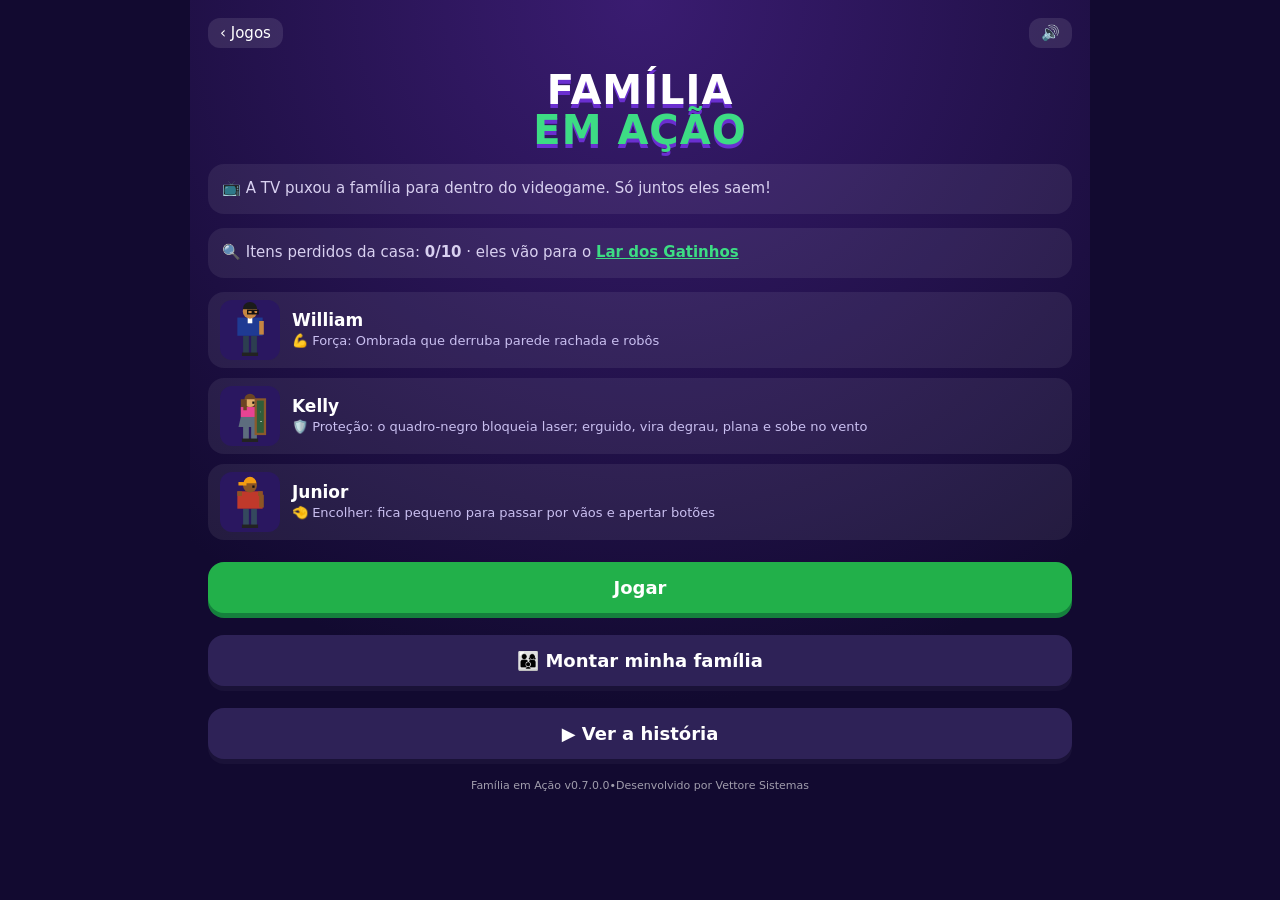
<file: familia/index.html>
<!doctype html>
<html lang="pt-BR">
<head>
<meta charset="utf-8">
<meta name="viewport" content="width=device-width,initial-scale=1,maximum-scale=1,user-scalable=no,viewport-fit=cover">
<meta name="theme-color" content="#1b1046">
<title>Família em Ação</title>
<style>
*{box-sizing:border-box;margin:0;padding:0;-webkit-tap-highlight-color:transparent}
[hidden]{display:none!important}
html,body{height:100%;overscroll-behavior:none}
body{background:#120a30;color:#fff;font-family:system-ui,-apple-system,Segoe UI,Roboto,sans-serif;user-select:none;-webkit-user-select:none;overflow:hidden}
button{font-family:inherit;color:inherit;border:0;cursor:pointer}
.app{height:100dvh;max-width:900px;margin:0 auto;position:relative}
.tela{display:none;flex-direction:column;height:100%}
.tela.on{display:flex}
/* início */
#t-inicio{padding:18px;gap:14px;overflow-y:auto;background:radial-gradient(circle at 50% 0,#3a1c71,#120a30 70%)}
.topo{display:flex;justify-content:space-between;align-items:center}
.topo a,.topo button{background:rgba(255,255,255,.1);border-radius:12px;padding:6px 12px;font-size:15px;color:#fff;text-decoration:none}
h1{font-size:40px;line-height:1;text-align:center;letter-spacing:1px;margin-top:8px;text-shadow:0 4px 0 #6a2fd0}
h1 span{color:#3ddc84}
.hist{background:rgba(255,255,255,.07);border-radius:16px;padding:14px;line-height:1.45;font-size:15px;color:#d8d0f0}
#elenco{display:flex;flex-direction:column;gap:10px}
.ator{display:flex;gap:12px;align-items:center;background:rgba(255,255,255,.07);border-radius:16px;padding:8px 12px}
.ator canvas{width:60px;height:60px;background:#2a1760;border-radius:12px;flex-shrink:0}
.ator b{display:block;font-size:17px}
.ator small{color:#c9bff0;font-size:13px;line-height:1.3}
.btn{display:block;width:100%;padding:15px;border-radius:16px;font-size:18px;font-weight:800;background:#7c3aed;box-shadow:0 5px 0 #4c1d95;margin-top:8px;text-align:center}
.btn:active{transform:translateY(3px);box-shadow:0 2px 0 #4c1d95}
.btn.verde{background:#22b04a;box-shadow:0 5px 0 #15803d}
.btn.zap{background:#16a34a;box-shadow:0 5px 0 #0f6b30}
.btn.sec{background:#2e2257;box-shadow:0 5px 0 #1a1238}
footer{text-align:center;font-size:11px;opacity:.6;padding:6px}
/* fases */
#t-fases{padding:16px;gap:10px;background:#1b1046;overflow-y:auto}
#lista{display:flex;flex-direction:column;gap:10px}
.fase{display:flex;align-items:center;gap:12px;background:#2e2257;border-radius:16px;padding:12px;text-align:left;box-shadow:0 4px 0 #1a1238}
.fase.bloq{opacity:.5}
.fase .num{width:46px;height:46px;border-radius:12px;background:#7c3aed;display:flex;align-items:center;justify-content:center;font-size:22px;font-weight:900;flex-shrink:0}
.fase .info{flex:1}.fase b{display:block;font-size:17px}.fase small{color:#b9aee0}
.fase .est{color:#ffd93b;font-size:20px;letter-spacing:-1px}.fase .est i{color:#4a3d80;font-style:normal}
/* jogo */
#t-jogo{background:#120a30}
.hud{display:flex;align-items:center;gap:6px;padding:6px 8px}
#pers{display:flex;gap:6px;flex:1}
.pc{display:flex;align-items:center;gap:4px;background:#2e2257;border-radius:12px;padding:3px 8px 3px 3px;border:2px solid transparent;position:relative}
.pc.on{border-color:#3ddc84;background:#3b2a73}
.pc canvas{width:34px;height:34px;background:#1b1046;border-radius:9px}
.pc .nm{font-size:12px;font-weight:700}
.pc .hp{position:absolute;bottom:-2px;left:38px;font-size:10px;color:#ff4d6a}.pc .hp i{color:#4a3d80;font-style:normal}
.pc.ok::after{content:'✓';position:absolute;top:-6px;right:-4px;background:#3ddc84;color:#0b3;border-radius:50%;width:16px;height:16px;font-size:11px;display:flex;align-items:center;justify-content:center;color:#063}
.pc .nm{margin-bottom:8px}
.info2{display:flex;gap:8px;font-size:13px;font-weight:700;white-space:nowrap}
.mini{background:#2e2257;border-radius:10px;padding:6px 10px;font-size:16px}
.palco{flex:1;display:flex;align-items:center;justify-content:center;min-height:0;position:relative}
#tela,#cena{width:min(100%, calc((100dvh - 160px) * 1.6));aspect-ratio:16/10;image-rendering:pixelated;border-radius:10px;display:block;touch-action:none}
#aviso{position:absolute;top:10px;left:50%;transform:translateX(-50%);background:rgba(0,0,0,.65);padding:6px 14px;border-radius:14px;font-weight:700;font-size:14px;opacity:0;transition:.3s;pointer-events:none;white-space:nowrap}
#aviso.on{opacity:1}
.ctrl{display:flex;justify-content:space-between;align-items:center;padding:8px 10px calc(10px + env(safe-area-inset-bottom));gap:10px;touch-action:none}
.ctrl .g{display:flex;gap:10px}
.ctrl button{width:66px;height:62px;border-radius:18px;background:#2e2257;font-size:26px;font-weight:900;box-shadow:0 4px 0 #1a1238;touch-action:none;line-height:1}
.ctrl button small{display:block;font-size:10px;font-weight:700;margin-top:2px}
.ctrl button.on{background:#7c3aed;transform:translateY(3px);box-shadow:0 1px 0 #1a1238}
#c-pulo{background:#22b04a;box-shadow:0 4px 0 #15803d}
#c-acao{background:#d97706;box-shadow:0 4px 0 #92400e}
#c-troca{width:52px;font-size:22px}
#perdidos-total a{color:#3ddc84;font-weight:800}
.sobre{text-align:center;font-weight:800;font-size:18px;color:#ffd93b;margin-top:-6px}
/* montar família */
#t-familia{padding:16px;gap:12px;overflow-y:auto;background:#1b1046}
.campo{display:flex;flex-direction:column;gap:6px;font-size:13px;color:#c9bff0;font-weight:700}
.campo input,.mtopo input{background:#120a30;border:2px solid #4c3a99;border-radius:12px;padding:10px 12px;color:#fff;font-size:17px;font-weight:700;width:100%;font-family:inherit}
.campo input:focus,.mtopo input:focus{outline:none;border-color:#3ddc84}
.membro{background:#2e2257;border-radius:16px;padding:10px;display:flex;flex-direction:column;gap:8px}
.mtopo{display:flex;gap:8px;align-items:center}
.poder{background:#7c3aed;border-radius:10px;padding:6px 10px;font-size:13px;font-weight:800;white-space:nowrap}
.galeria{display:flex;gap:6px;overflow-x:auto;padding-bottom:4px;scroll-snap-type:x mandatory}
.vis{flex-shrink:0;background:#1b1046;border-radius:12px;padding:3px;border:3px solid transparent;scroll-snap-align:start}
.vis.on{border-color:#3ddc84;background:#2a5a40}
.vis canvas{display:block;width:46px;height:58px}
/* cena */
#t-cena{background:#000;justify-content:center}
#t-cena .palco{flex-direction:column}
#cena{width:min(100%, calc((100dvh - 40px) * 1.6))}
#cena-pular{position:absolute;top:10px;right:10px;background:rgba(0,0,0,.55);border-radius:14px;padding:8px 14px;font-weight:800;font-size:14px}
.cena-dica{position:absolute;bottom:18px;left:50%;transform:translateX(-50%);font-size:12px;opacity:.7;background:rgba(0,0,0,.4);padding:3px 10px;border-radius:10px;pointer-events:none}
.cena-tempo{position:absolute;bottom:8px;left:10%;right:10%;height:4px;background:rgba(255,255,255,.2);border-radius:2px;overflow:hidden;pointer-events:none}
.cena-tempo i{display:block;height:100%;width:0;background:#3ddc84}
/* modal */
.modal{position:fixed;inset:0;background:rgba(10,5,30,.7);display:flex;align-items:center;justify-content:center;padding:16px;z-index:20}
.mbox{background:#241a4d;border:2px solid #4c3a99;border-radius:22px;padding:20px 16px 16px;width:100%;max-width:380px;text-align:center;max-height:94dvh;overflow-y:auto}
.mbox h2{font-size:26px;color:#3ddc84}
.mbox p{margin-top:6px;line-height:1.4}
.sub{color:#b9aee0;font-size:14px}
.caixa{background:rgba(255,255,255,.08);border-radius:14px;padding:10px 12px;margin-top:10px;font-size:14px;line-height:1.45;text-align:left}
.estrelas{font-size:46px;letter-spacing:4px;color:#3d3170;margin:4px 0}
.estrelas .on{color:#ffd93b;text-shadow:0 3px 0 #b8860b}
@media (max-width:560px){ .pc .nm{display:none} .pc{padding:3px} .pc .hp{left:4px;bottom:-4px} .info2{font-size:11px;gap:5px} .pc canvas{width:30px;height:30px} }
@media (orientation:landscape) and (max-height:520px){
  #t-jogo{flex-direction:row;flex-wrap:wrap}
  .hud{width:100%;padding:4px 8px}
  .palco{order:2;flex:1}
  #tela{width:min(100%, calc((100dvh - 50px) * 1.6))}
  .ctrl{display:contents}
  .ctrl .g{flex-direction:column;justify-content:center;padding:6px;order:1}
  .ctrl .g:last-child{order:3}
  .ctrl button{width:58px;height:54px}
}
</style>
</head>
<body>
<div class="app">

  <section class="tela on" id="t-inicio">
    <div class="topo"><a href="../index.html">‹ Jogos</a><button id="b-som">🔊</button></div>
    <h1>FAMÍLIA<br><span>EM AÇÃO</span></h1>
    <p class="sobre" id="titulo-sob" hidden></p>
    <p class="hist">📺 A TV puxou a família para dentro do videogame. Só juntos eles saem!</p>
    <p class="hist" id="perdidos-total"></p>
    <div id="elenco"></div>
    <button class="btn verde" id="b-jogar">Jogar</button>
    <button class="btn sec" id="b-familia">👨‍👩‍👦 Montar minha família</button>
    <button class="btn sec" id="b-historia">▶ Ver a história</button>
    <footer id="rodape"></footer>
  </section>

  <section class="tela" id="t-familia">
    <div class="topo"><button id="f-volta">‹ Início</button><b>Monte sua família</b><span></span></div>
    <label class="campo">Sobrenome da família (opcional)<input id="f-sobrenome" maxlength="14" placeholder="Ex.: Silva"></label>
    <div id="f-membros"></div>
    <button class="btn verde" id="f-salvar">Salvar família</button>
  </section>

  <section class="tela" id="t-fases">
    <div class="topo"><button id="b-volta">‹ Início</button><b>Fases</b><span></span></div>
    <div id="lista"></div>
  </section>

  <section class="tela" id="t-cena">
    <div class="palco"><canvas id="cena"></canvas>
      <button id="cena-pular">Pular ›</button>
      <div class="cena-dica">toque para continuar</div>
      <div class="cena-tempo"><i id="cena-barra"></i></div>
    </div>
  </section>

  <section class="tela" id="t-jogo">
    <div class="hud">
      <div id="pers"></div>
      <div class="info2"><span id="h-est">⭐ 0/3</span><span id="h-perd">🔍 0/2</span><span id="h-saida">🚪 0/4</span><span id="h-tempo">⏱ 0:00</span></div>
      <button class="mini" id="j-pausa">⏸</button>
    </div>
    <div class="palco"><canvas id="tela"></canvas><div id="aviso"></div></div>
    <div class="ctrl">
      <div class="g"><button id="c-esq">◀</button><button id="c-dir">▶</button></div>
      <div class="g"><button id="c-troca">🔄</button><button id="c-acao">💪<small>Poder</small></button><button id="c-pulo">⤒<small>Pular</small></button></div>
    </div>
  </section>

</div>
<div class="modal" id="modal" hidden><div class="mbox" id="mbox"></div></div>
<script src="fases.js"></script>
<script src="cenario.js"></script>
<script src="jogo.js"></script>
</body>
</html>
</file>
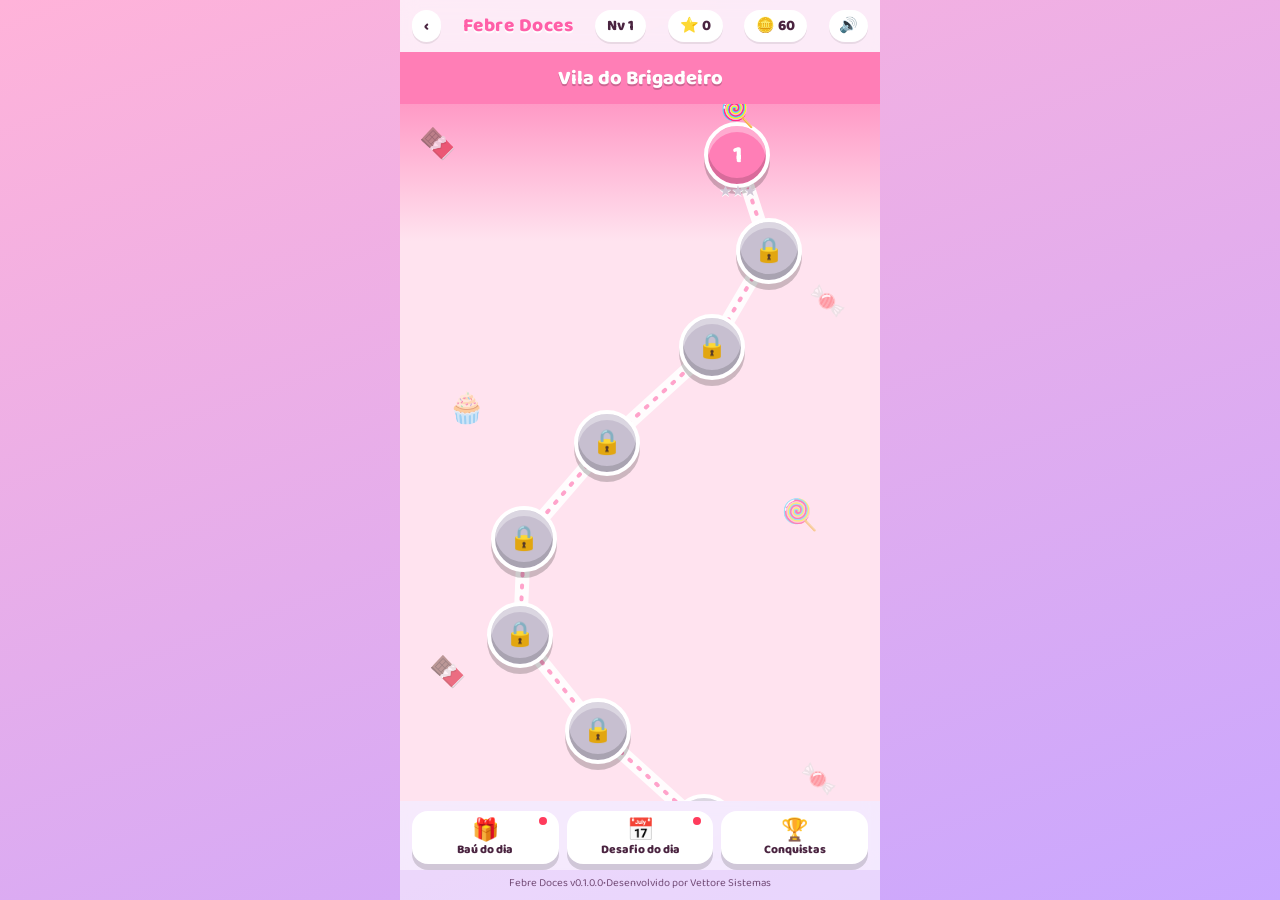
<file: febre/index.html>
<!doctype html>
<html lang="pt-BR">
<head>
<meta charset="utf-8">
<meta name="viewport" content="width=device-width,initial-scale=1,maximum-scale=1,user-scalable=no,viewport-fit=cover">
<meta name="theme-color" content="#ff7ec0">
<title>Febre Doces</title>
<link rel="preconnect" href="https://fonts.googleapis.com">
<link href="https://fonts.googleapis.com/css2?family=Baloo+2:wght@500;700;800&display=swap" rel="stylesheet">
<link rel="stylesheet" href="style.css">
</head>
<body>
<div class="app">

  <!-- MAPA -->
  <section class="tela on" id="t-mapa">
    <header class="barra">
      <a class="chip" href="../index.html" style="text-decoration:none;color:inherit">‹</a>
      <span class="logo">Febre Doces</span>
      <span class="chip" id="h-nivel">Nv 1</span>
      <span class="chip" id="h-est">⭐ 0</span>
      <span class="chip" id="h-moe">🪙 0</span>
      <button class="chip som" id="h-som">🔊</button>
    </header>
    <div id="mapa"></div>
    <nav class="navb">
      <button id="n-bau">🎁<small>Baú do dia</small><span class="dot" id="bau-dot" hidden></span></button>
      <button id="n-dia">📅<small>Desafio do dia</small><span class="dot" id="dia-dot" hidden></span></button>
      <button id="n-conq">🏆<small>Conquistas</small></button>
    </nav>
    <footer id="rodape"></footer>
  </section>

  <!-- JOGO -->
  <section class="tela" id="t-jogo">
    <header class="hudj">
      <button class="sair" id="j-sair">✕</button>
      <div class="obj" id="j-obj"></div>
      <div class="jogb" id="j-jogb"><b id="j-jog">0</b><small>jogadas</small></div>
    </header>
    <div class="placar">
      <b id="j-pts">0</b>
      <div class="bar"><i id="j-bar"></i><span class="st" id="st1">★</span><span class="st" id="st2">★</span><span class="st" id="st3">★</span></div>
    </div>
    <div class="tab" id="tab"><div id="fundo"></div><div id="doces"></div><div id="fx"></div></div>
    <div class="boost">
      <button id="bo-mar">🔨<small>🪙 30</small></button>
      <button id="bo-mis">🔀<small>🪙 20</small></button>
      <button id="bo-mais">+5<small>🪙 40</small></button>
    </div>
  </section>

  <!-- CONQUISTAS -->
  <section class="tela" id="t-conq">
    <header class="barra"><button class="chip" id="c-volta">‹ Mapa</button><span class="logo">Conquistas</span><span class="chip" id="c-qtd">0/0</span></header>
    <div class="lista" id="c-lista"></div>
  </section>

</div>
<div class="modal" id="modal" hidden><div class="mbox" id="mbox"></div></div>
<div id="toast"></div>
<script src="logica.js"></script>
<script src="doces.js"></script>
<script src="jogo.js"></script>
</body>
</html>
</file>
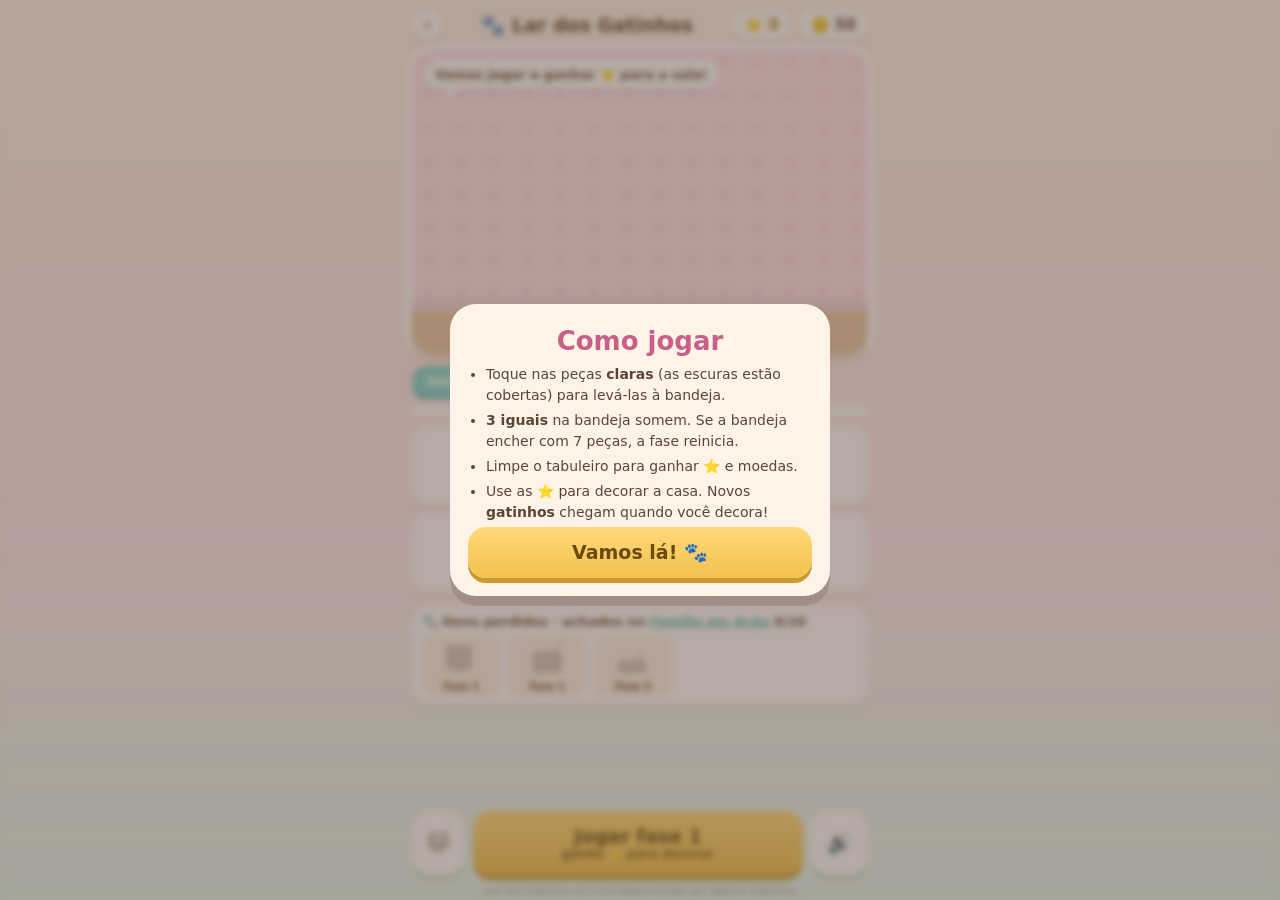
<file: gatinhos/index.html>
<!doctype html>
<html lang="pt-BR">
<head>
<meta charset="utf-8">
<meta name="viewport" content="width=device-width,initial-scale=1,maximum-scale=1,user-scalable=no,viewport-fit=cover">
<meta name="theme-color" content="#fdf3e7">
<title>Lar dos Gatinhos</title>
<style>
:root{--creme:#fdf3e7;--menta:#cdeee0;--rosa:#ffd9e4;--bege:#f3e3cc;--tiffany:#81d8d0;--tiffanyE:#4fb3aa;--ouro:#f2c14e;--madeira:#b98552;--madeiraE:#8a5a30;--txt:#5b4636}
*{box-sizing:border-box;margin:0;padding:0;-webkit-tap-highlight-color:transparent}
[hidden]{display:none!important}
html,body{height:100%;overflow:hidden;overscroll-behavior:none}
body{font-family:'Nunito',system-ui,-apple-system,Segoe UI,Roboto,sans-serif;color:var(--txt);background:linear-gradient(180deg,#fdf3e7 0%,#ffe9ef 55%,#e3f6ee 100%);user-select:none;-webkit-user-select:none}
button{font-family:inherit;color:inherit;border:0;cursor:pointer;background:none}
.app{max-width:480px;margin:0 auto;height:100dvh;position:relative;display:flex;flex-direction:column}
.tela{display:none;flex-direction:column;flex:1;min-height:0}
.tela.on{display:flex}
.topo{display:flex;align-items:center;gap:8px;padding:10px 12px}
.chip{background:#fff;border-radius:16px;padding:6px 12px;font-weight:900;font-size:15px;box-shadow:0 3px 0 rgba(91,70,54,.12);white-space:nowrap;color:var(--txt);text-decoration:none}
.chip.ouro{color:#b07d10}
.titulo{flex:1;text-align:center;font-weight:900;font-size:19px}
/* casa */
.cena-casa{margin:0 12px;border-radius:22px;overflow:hidden;box-shadow:0 8px 0 rgba(185,133,82,.25),0 0 0 6px #fff;position:relative;background:#fff}
#casa{display:block;width:100%;aspect-ratio:360/240}
.balao{position:absolute;left:12px;top:10px;max-width:70%;background:#fff;border-radius:14px;padding:7px 11px;font-weight:800;font-size:13px;box-shadow:0 3px 0 rgba(0,0,0,.08);animation:balao .4s cubic-bezier(.34,1.6,.64,1)}
.balao::after{content:'';position:absolute;left:20px;bottom:-7px;border:7px solid transparent;border-top-color:#fff;border-bottom:0}
@keyframes balao{from{transform:scale(.4);opacity:0}}
.abas{display:flex;gap:6px;padding:12px 12px 6px;overflow-x:auto}
.aba{flex-shrink:0;padding:7px 14px;border-radius:14px;background:#fff;font-weight:900;font-size:14px;box-shadow:0 3px 0 rgba(91,70,54,.1)}
.aba.on{background:var(--tiffany);color:#fff;box-shadow:0 3px 0 var(--tiffanyE)}
.aba.bloq{opacity:.45}
.itens{display:grid;grid-template-columns:repeat(3,1fr);gap:8px;padding:6px 12px;overflow-y:auto}
.item{background:#fff;border-radius:16px;padding:8px 4px;text-align:center;font-weight:800;font-size:12px;box-shadow:0 3px 0 rgba(91,70,54,.1);position:relative}
.item .ic{font-size:26px;display:block}
.item .preco{display:inline-block;margin-top:3px;background:#fff4d6;color:#b07d10;border-radius:10px;padding:1px 8px;font-size:12px}
.item.feito{background:#e3f6ee}
.item.feito .preco{background:#c9eedc;color:#2f8a5f}
.item.pode{animation:pode 1.2s infinite}
@keyframes pode{50%{transform:translateY(-3px)}}
.progresso{margin:4px 12px;height:10px;background:#fff;border-radius:6px;overflow:hidden}
.progresso i{display:block;height:100%;background:linear-gradient(90deg,var(--tiffany),var(--ouro));transition:width .5s}
.rodape-casa{margin-top:auto;padding:10px 12px calc(10px + env(safe-area-inset-bottom));display:flex;gap:8px}
.btn{display:block;width:100%;padding:14px;border-radius:18px;font-size:19px;font-weight:900;color:#fff;background:linear-gradient(180deg,#9ee5de,var(--tiffany));box-shadow:0 5px 0 var(--tiffanyE);text-align:center}
.btn.ouro{background:linear-gradient(180deg,#ffd97a,var(--ouro));box-shadow:0 5px 0 #c99a2e;color:#6a4a10}
.btn.sec{background:#fff;color:var(--txt);box-shadow:0 5px 0 rgba(91,70,54,.15)}
.btn:active{transform:translateY(3px)}
.btn small{display:block;font-size:12px;opacity:.85}
.mini{width:auto;flex:0 0 auto;padding:14px 16px;font-size:20px}
/* jogo */
#t-jogo{background:linear-gradient(180deg,#e3f6ee,#fdf3e7)}
#tab{position:relative;flex:1;margin:4px 8px;min-height:0}
.peca{position:absolute;border-radius:12px;background:linear-gradient(180deg,#fffaf2,#fbe9d2);box-shadow:0 5px 0 #d9b892,0 7px 6px rgba(91,70,54,.25);display:flex;align-items:center;justify-content:center;transition:filter .2s,transform .15s;cursor:pointer}
.peca span{font-size:calc(var(--ts)*.58);line-height:1;filter:saturate(.85)}
.peca.coberta{filter:brightness(.62) saturate(.6);cursor:default}
.peca:not(.coberta):active{transform:scale(.94)}
.peca .gelo{position:absolute;inset:0;border-radius:12px;background:linear-gradient(135deg,rgba(200,240,255,.85),rgba(150,210,245,.65));border:2px solid #fff;display:flex;align-items:flex-end;justify-content:flex-end;padding:2px 5px;font-weight:900;font-size:13px;color:#2a7fb0}
.peca .corrente{position:absolute;inset:-2px;border-radius:12px;border:3px dashed #7a7f88;background:rgba(80,80,90,.25);display:flex;align-items:center;justify-content:center;font-size:calc(var(--ts)*.4)}
.peca.chave{background:linear-gradient(180deg,#fff6cf,#ffe28a);box-shadow:0 5px 0 #c99a2e,0 0 14px rgba(242,193,78,.8)}
.peca.treme{animation:treme .3s}
.peca.dica{animation:dica .8s infinite}
@keyframes treme{25%{transform:translateX(-4px)}75%{transform:translateX(4px)}}
@keyframes dica{50%{transform:translateY(-6px) scale(1.06)}}
.bandeja{margin:6px 10px;background:linear-gradient(180deg,var(--madeira),var(--madeiraE));border-radius:18px;padding:7px;box-shadow:0 6px 0 #6b4220;position:relative}
.slots{display:grid;grid-template-columns:repeat(7,1fr);gap:4px;position:relative}
.slot{aspect-ratio:1;border-radius:10px;background:rgba(0,0,0,.2);box-shadow:inset 0 3px 4px rgba(0,0,0,.25)}
.bandeja.alerta{animation:alerta .6s infinite}
@keyframes alerta{50%{box-shadow:0 6px 0 #6b4220,0 0 0 4px #ff8a8a}}
.voa{position:fixed;z-index:20;border-radius:10px;background:linear-gradient(180deg,#fffaf2,#fbe9d2);box-shadow:0 4px 0 #d9b892;display:flex;align-items:center;justify-content:center;transition:left .28s cubic-bezier(.3,1.2,.5,1),top .28s cubic-bezier(.3,1.2,.5,1),width .28s,height .28s,transform .2s,opacity .2s;pointer-events:none}
.voa span{line-height:1}
.voa.some{transform:scale(1.4);opacity:0}
.boosters{display:flex;gap:8px;padding:6px 10px calc(10px + env(safe-area-inset-bottom));justify-content:center}
.bo{flex:1;max-width:120px;background:#fff;border-radius:16px;padding:6px;font-weight:900;font-size:13px;box-shadow:0 4px 0 rgba(91,70,54,.15);line-height:1.15}
.bo b{display:block;font-size:22px}
.bo small{display:block;font-size:11px;color:#b07d10}
.bo:active{transform:translateY(2px)}
.part{position:fixed;width:10px;height:10px;border-radius:50%;pointer-events:none;z-index:25;animation:part .7s ease-out forwards}
@keyframes part{to{transform:translate(var(--dx),var(--dy)) scale(.2);opacity:0}}
.grito{position:fixed;left:50%;top:38%;transform:translate(-50%,-50%);font-size:40px;font-weight:900;z-index:30;color:#fff;-webkit-text-stroke:2px #e78fb0;text-shadow:0 4px 0 #c95f88;pointer-events:none;animation:grito 1.1s forwards;white-space:nowrap}
@keyframes grito{0%{transform:translate(-50%,-50%) scale(.2)}25%{transform:translate(-50%,-50%) scale(1.15)}75%{opacity:1}100%{transform:translate(-50%,-90%);opacity:0}}
#toast{position:fixed;left:50%;bottom:150px;transform:translateX(-50%);background:var(--txt);color:#fff;padding:9px 16px;border-radius:18px;font-weight:800;font-size:14px;z-index:40;opacity:0;transition:.3s;pointer-events:none;white-space:nowrap}
#toast.on{opacity:1}
/* modal */
.modal{position:fixed;inset:0;background:rgba(91,70,54,.45);display:flex;align-items:center;justify-content:center;padding:16px;z-index:50;backdrop-filter:blur(3px)}
.mbox{background:var(--creme);border-radius:26px;padding:22px 18px 18px;width:100%;max-width:380px;text-align:center;box-shadow:0 10px 0 rgba(91,70,54,.2);animation:entra .35s cubic-bezier(.34,1.5,.64,1);max-height:92dvh;overflow-y:auto}
@keyframes entra{from{transform:scale(.6);opacity:0}}
.mbox h2{font-size:26px;color:#c95f88}
.mbox p{margin-top:6px;line-height:1.4}
.estrela{font-size:64px;animation:gira 1s cubic-bezier(.34,1.6,.64,1)}
@keyframes gira{from{transform:scale(0) rotate(-180deg)}}
.premio{display:inline-flex;gap:8px;margin-top:6px}
.premio span{background:#fff;border-radius:12px;padding:4px 12px;font-weight:900}
.gatos{display:grid;grid-template-columns:repeat(4,1fr);gap:8px;margin-top:12px}
.gc{background:#fff;border-radius:14px;padding:4px;font-size:11px;font-weight:800}
.gc canvas{display:block;width:100%;aspect-ratio:1}
.gc.bloq canvas{filter:brightness(0) opacity(.15)}
.regras{text-align:left;font-size:14px;line-height:1.5;margin-top:8px}
.regras li{margin:4px 0 4px 18px}
.perdidos{margin:8px 12px 0;background:#fff;border-radius:16px;padding:8px 10px;box-shadow:0 3px 0 rgba(91,70,54,.1)}
.ptit{font-weight:800;font-size:13px}
.ptit a{color:#4fb3aa}
.plista{display:flex;gap:8px;margin-top:6px;overflow-x:auto}
.pitem{flex:0 0 auto;width:78px;background:#fdf3e7;border-radius:12px;padding:4px;font-size:10px;font-weight:800;line-height:1.15}
.pitem canvas{display:block;width:40px;height:40px;margin:0 auto 2px;filter:brightness(0) opacity(.18)}
.pitem.ok{background:#e3f6ee}
.pitem.ok canvas{filter:none}
.itens{flex-shrink:0}
#t-casa{overflow-y:auto}
footer{text-align:center;font-size:10px;opacity:.55;padding-bottom:4px}
</style>
</head>
<body>
<div class="app">

  <!-- CASA -->
  <section class="tela on" id="t-casa">
    <div class="topo">
      <a class="chip" href="../index.html">‹</a>
      <div class="titulo">🐾 Lar dos Gatinhos</div>
      <span class="chip ouro" id="c-est">⭐ 0</span>
      <span class="chip" id="c-moe">🪙 0</span>
    </div>
    <div class="cena-casa"><canvas id="casa" width="720" height="480"></canvas><div class="balao" id="balao"></div></div>
    <div class="abas" id="abas"></div>
    <div class="progresso"><i id="prog"></i></div>
    <div class="itens" id="itens"></div>
    <div class="perdidos" id="perdidos"></div>
    <div class="rodape-casa">
      <button class="btn sec mini" id="b-gatos">🐱</button>
      <button class="btn ouro" id="b-jogar">Jogar fase 1<small>ganhe ⭐ para decorar</small></button>
      <button class="btn sec mini" id="b-som">🔊</button>
    </div>
    <footer id="rodape"></footer>
  </section>

  <!-- JOGO -->
  <section class="tela" id="t-jogo">
    <div class="topo">
      <button class="chip" id="j-casa">🏠</button>
      <div class="titulo" id="j-fase">Fase 1</div>
      <span class="chip" id="j-resta">🧩 0</span>
      <span class="chip" id="j-moe">🪙 0</span>
    </div>
    <div id="tab"></div>
    <div class="bandeja" id="bandeja"><div class="slots" id="slots"></div></div>
    <div class="boosters">
      <button class="bo" id="bo-desf"><b>↩️</b>Desfazer<small id="pr-desf"></small></button>
      <button class="bo" id="bo-ima"><b>🧲</b>Ímã<small id="pr-ima"></small></button>
      <button class="bo" id="bo-mist"><b>🔀</b>Misturar<small id="pr-mist"></small></button>
    </div>
  </section>

</div>
<div id="toast"></div>
<div class="modal" id="modal" hidden><div class="mbox" id="mbox"></div></div>
<script src="../familia/cenario.js"></script>
<script src="casa.js"></script>
<script src="jogo.js"></script>
</body>
</html>
</file>
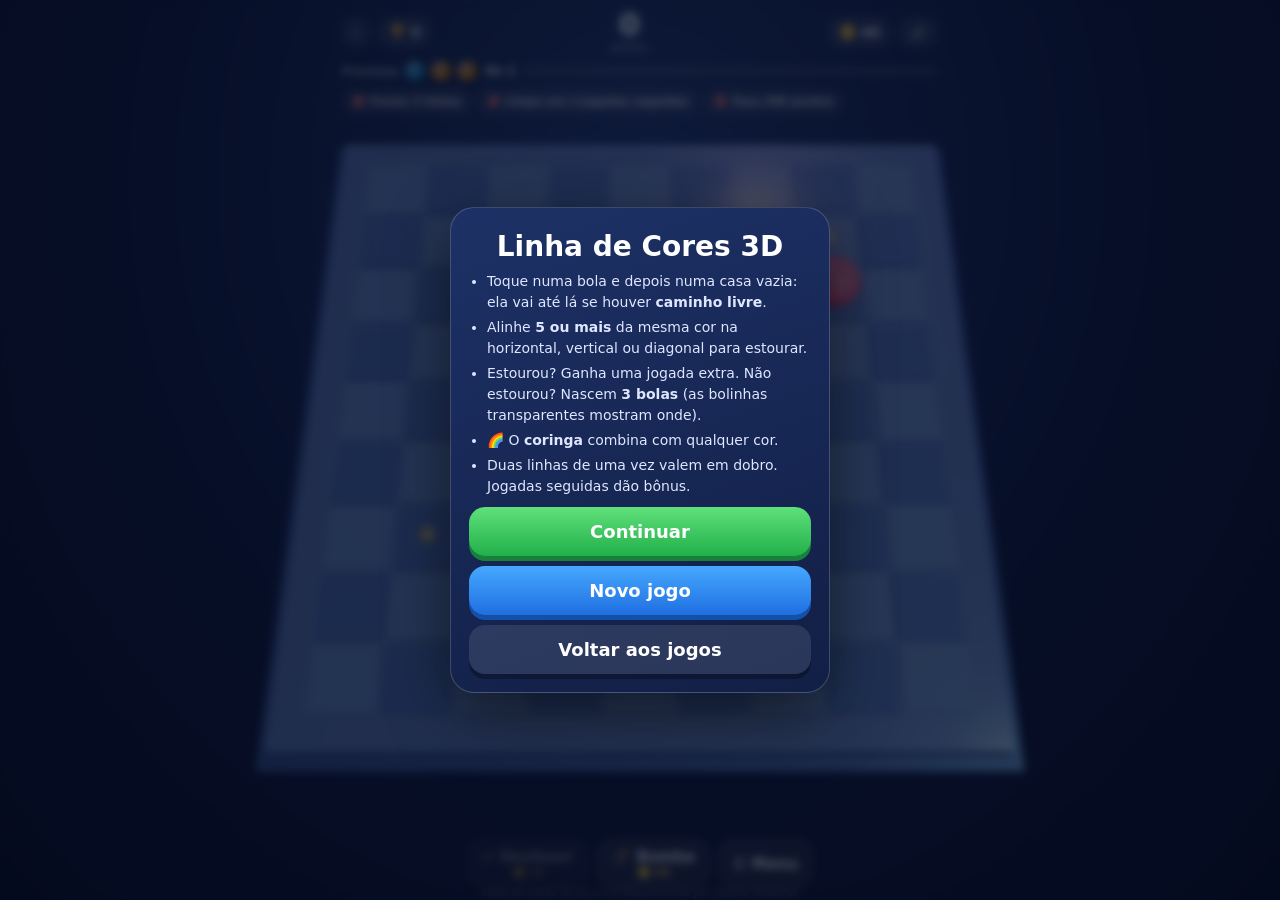
<file: linhas/index.html>
<!doctype html>
<html lang="pt-BR">
<head>
<meta charset="utf-8">
<meta name="viewport" content="width=device-width,initial-scale=1,maximum-scale=1,user-scalable=no,viewport-fit=cover">
<meta name="theme-color" content="#0d1b3e">
<title>Linha de Cores 3D</title>
<style>
*{box-sizing:border-box;margin:0;padding:0;-webkit-tap-highlight-color:transparent}
[hidden]{display:none!important}
html,body{height:100%;overflow:hidden;overscroll-behavior:none}
body{font-family:system-ui,-apple-system,Segoe UI,Roboto,sans-serif;color:#fff;background:radial-gradient(ellipse at 50% 20%,#24407a 0%,#0d1b3e 55%,#060c1f 100%);user-select:none;-webkit-user-select:none}
button{font-family:inherit;color:inherit;border:0;cursor:pointer;background:none}
#cena{position:fixed;inset:0;width:100%;height:100%;display:block;touch-action:none}
.hud{position:fixed;left:0;right:0;top:0;padding:10px 12px calc(6px);display:flex;flex-direction:column;gap:8px;pointer-events:none;z-index:2;max-width:620px;margin:0 auto}
.hud>*{pointer-events:auto}
.linha1{display:flex;gap:8px;align-items:center}
.chip{background:rgba(255,255,255,.1);backdrop-filter:blur(8px);border:1px solid rgba(255,255,255,.15);border-radius:14px;padding:6px 10px;font-weight:800;font-size:14px;white-space:nowrap}
a.chip{color:#fff;text-decoration:none}
.placar{flex:1;display:flex;flex-direction:column;align-items:center;line-height:1}
.placar b{font-size:30px;text-shadow:0 2px 12px rgba(80,180,255,.7)}
.placar small{font-size:11px;opacity:.7;margin-top:2px}
.prox{display:flex;align-items:center;gap:6px}
.prox small{font-size:11px;opacity:.75;font-weight:700}
.bola{width:20px;height:20px;border-radius:50%;box-shadow:inset -3px -3px 6px rgba(0,0,0,.35),0 2px 6px rgba(0,0,0,.4)}
.nivel{display:flex;align-items:center;gap:8px;font-size:12px;font-weight:800}
.nbar{flex:1;height:8px;background:rgba(255,255,255,.12);border-radius:5px;overflow:hidden}
.nbar i{display:block;height:100%;width:0;background:linear-gradient(90deg,#3ddc84,#46a8ff);transition:width .5s}
.missoes{display:flex;gap:6px;overflow-x:auto}
.mis{flex-shrink:0;font-size:11px;font-weight:700;padding:5px 9px;border-radius:12px;background:rgba(255,255,255,.08);border:1px solid rgba(255,255,255,.12)}
.mis.ok{background:rgba(61,220,132,.25);border-color:#3ddc84}
.base{position:fixed;left:0;right:0;bottom:0;padding:8px 12px calc(12px + env(safe-area-inset-bottom));display:flex;gap:8px;justify-content:center;z-index:2}
.bt{background:rgba(255,255,255,.1);backdrop-filter:blur(8px);border:1px solid rgba(255,255,255,.15);border-radius:16px;padding:8px 14px;font-weight:800;font-size:15px;min-width:86px}
.bt small{display:block;font-size:11px;color:#ffd93b;font-weight:800}
.bt.ativo{background:#ff5b5b;border-color:#fff}
.bt:active{transform:scale(.95)}
#voos{position:fixed;inset:0;pointer-events:none;z-index:3;overflow:hidden}
.voo{position:absolute;transform:translate(-50%,-50%);font-weight:900;font-size:28px;text-shadow:0 3px 0 rgba(0,0,0,.35),0 0 18px currentColor;animation:voo 1.1s ease-out forwards;white-space:nowrap}
@keyframes voo{0%{transform:translate(-50%,-50%) scale(.4);opacity:0}20%{transform:translate(-50%,-70%) scale(1.15);opacity:1}100%{transform:translate(-50%,-180%) scale(1);opacity:0}}
.grito{position:fixed;left:50%;top:42%;transform:translate(-50%,-50%);font-size:44px;font-weight:900;z-index:4;pointer-events:none;animation:grito 1.2s forwards;white-space:nowrap;background:linear-gradient(90deg,#ff4d6a,#ffd93b,#3ddc84,#46a8ff,#b56bff);-webkit-background-clip:text;background-clip:text;color:transparent;filter:drop-shadow(0 4px 0 rgba(0,0,0,.4))}
@keyframes grito{0%{transform:translate(-50%,-50%) scale(.2)}25%{transform:translate(-50%,-50%) scale(1.2)}75%{opacity:1}100%{transform:translate(-50%,-90%) scale(1);opacity:0}}
#toast{position:fixed;left:50%;top:150px;transform:translateX(-50%);background:rgba(0,0,0,.75);padding:9px 16px;border-radius:18px;font-weight:800;font-size:14px;z-index:5;opacity:0;transition:.3s;pointer-events:none;white-space:nowrap}
#toast.on{opacity:1}
.modal{position:fixed;inset:0;background:rgba(5,10,30,.7);backdrop-filter:blur(4px);display:flex;align-items:center;justify-content:center;padding:16px;z-index:10}
.mbox{background:linear-gradient(160deg,#1d3166,#121f45);border:1px solid rgba(255,255,255,.18);border-radius:24px;padding:22px 18px 18px;width:100%;max-width:380px;text-align:center;box-shadow:0 20px 60px rgba(0,0,0,.5);animation:entra .35s cubic-bezier(.34,1.5,.64,1);max-height:92dvh;overflow-y:auto}
@keyframes entra{from{transform:scale(.7);opacity:0}}
.mbox h2{font-size:28px}
.mbox p{margin-top:8px;line-height:1.4;color:#cfd8ff}
.grande{font-size:56px;font-weight:900;margin:6px 0;background:linear-gradient(90deg,#ffd93b,#ff7ec0);-webkit-background-clip:text;background-clip:text;color:transparent}
.btn{display:block;width:100%;padding:14px;border-radius:16px;font-size:18px;font-weight:900;margin-top:10px;background:linear-gradient(180deg,#46a8ff,#1f6fe0);box-shadow:0 5px 0 #144fa8}
.btn.verde{background:linear-gradient(180deg,#5fe07a,#22b04a);box-shadow:0 5px 0 #17803a}
.btn.sec{background:rgba(255,255,255,.1);box-shadow:0 5px 0 rgba(0,0,0,.3)}
.btn:active{transform:translateY(3px)}
.regras{text-align:left;font-size:14px;line-height:1.5;color:#dfe6ff;margin-top:8px}
.regras li{margin:4px 0 4px 18px}
.lmis{text-align:left;margin-top:10px;font-size:14px}
.lmis div{padding:6px 0;border-bottom:1px solid rgba(255,255,255,.08)}
.moedas{display:inline-block;margin-top:6px;background:rgba(255,217,59,.15);color:#ffd93b;border-radius:12px;padding:4px 12px;font-weight:900}
@media (orientation:landscape) and (max-height:560px){
  .hud{left:0;right:auto;width:min(44vw,330px);margin:0;padding:8px}
  .linha1{flex-wrap:wrap}
  .missoes{flex-direction:column;overflow:visible}
  .base{left:auto;right:0;top:0;bottom:0;flex-direction:column;justify-content:center;padding:8px}
}
footer{position:fixed;bottom:2px;left:0;right:0;text-align:center;font-size:10px;opacity:.45;z-index:1;pointer-events:none}
</style>
</head>
<body>
<canvas id="cena"></canvas>
<div class="hud">
  <div class="linha1">
    <a class="chip" href="../index.html">‹</a>
    <span class="chip" id="h-rec">🏆 0</span>
    <div class="placar"><b id="h-pts">0</b><small>pontos</small></div>
    <span class="chip" id="h-moe">🪙 0</span>
    <button class="chip" id="h-som">🔊</button>
  </div>
  <div class="linha1">
    <div class="prox"><small>Próximas</small><span class="bola" id="p0"></span><span class="bola" id="p1"></span><span class="bola" id="p2"></span></div>
    <div class="nivel" style="flex:1"><span id="h-niv">Nv 1</span><div class="nbar"><i id="h-xp"></i></div></div>
  </div>
  <div class="missoes" id="h-mis"></div>
</div>
<div class="base">
  <button class="bt" id="b-desf">↩️ Desfazer<small>🪙 15</small></button>
  <button class="bt" id="b-bomba">💣 Bomba<small>🪙 25</small></button>
  <button class="bt" id="b-menu">☰ Menu</button>
</div>
<div id="voos"></div>
<div id="toast"></div>
<div class="modal" id="modal" hidden><div class="mbox" id="mbox"></div></div>
<footer id="rodape"></footer>
<script src="../lib/three.min.js"></script>
<script>
// Linha de Cores 3D — Vettore Sistemas
const CONFIG = { SISTEMA:'Linha de Cores 3D', VERSAO:'0.1.3.0', DESENVOLVEDOR:'Vettore Sistemas' };
const $ = id => document.getElementById(id);
const fmt = n => Math.round(n).toLocaleString('pt-BR');
const N=9, CORES=['#ff3b5c','#ff9f1c','#ffe14d','#2ecc71','#1fb5ff','#7b5cff','#ff5fd2'], CORINGA=7;
const NOMES_COR=['vermelha','laranja','amarela','verde','azul','roxa','rosa'];
const PRECO={desf:15,bomba:25};

// ---------- Save ----------
const SK='linha_cores_3d_v1';
let S; try{ S=Object.assign({rec:0,xp:0,moedas:40,som:true,jogos:0}, JSON.parse(localStorage.getItem(SK)||'{}')); }catch(e){ S={rec:0,xp:0,moedas:40,som:true,jogos:0}; }
const salvar=()=>{ try{ localStorage.setItem(SK,JSON.stringify(S)); }catch(e){} };
const nivel=()=>Math.floor(Math.sqrt(S.xp/150))+1;
const xpNivel=n=>(n-1)*(n-1)*150;

// ---------- Som ----------
const Som={ ctx:null,
  init(){ if(!this.ctx){ try{ this.ctx=new (window.AudioContext||window.webkitAudioContext)(); }catch(e){} } if(this.ctx&&this.ctx.state==='suspended') this.ctx.resume(); },
  tom(f,d=.1,tipo='sine',vol=.08,q=0,f2){ if(!S.som||!this.ctx) return; const c=this.ctx,t=c.currentTime+q,o=c.createOscillator(),g=c.createGain();
    o.type=tipo; o.frequency.setValueAtTime(f,t); o.frequency.exponentialRampToValueAtTime(f2||f*1.2,t+d); g.gain.setValueAtTime(vol,t); g.gain.exponentialRampToValueAtTime(.001,t+d); o.connect(g).connect(c.destination); o.start(t); o.stop(t+d+.02); },
  sel(){ this.tom(660,.08,'triangle',.07,0,880); }, pulo(i){ this.tom(300+i*25,.05,'triangle',.04); }, erro(){ this.tom(180,.15,'square',.05,0,120); },
  nasce(){ this.tom(520,.12,'sine',.05,0,780); },
  linha(n,c){ [0,1,2,3].forEach(k=>this.tom(523*Math.pow(1.26,k+(n-5)*.5+c),.18,'triangle',.08,k*.06)); },
  boom(){ this.tom(90,.4,'sawtooth',.12,0,40); }, moeda(){ this.tom(990,.07,'square',.04); this.tom(1320,.08,'square',.04,.06); },
  fim(){ [392,330,262,196].forEach((f,i)=>this.tom(f,.3,'triangle',.08,i*.18)); }
};
const vibrar=p=>{ try{ navigator.vibrate&&navigator.vibrate(p); }catch(e){} };

// ---------- Estado ----------
let grade, prox, proxPos, pts, sel, ocupado=false, modoBomba=false, historico=[], seq=0, linhasTotal=0, missoes=[], fim=false;
const MISSOES=[
  { id:'l3',   txt:'Forme 3 linhas',               ok:e=>e.linhasTot>=3 },
  { id:'l6',   txt:'Faça uma linha de 6+',         ok:e=>e.maior>=6 },
  { id:'dup',  txt:'Limpe 2 linhas numa jogada',   ok:e=>e.multi>=2 },
  { id:'seq',  txt:'Limpe em 2 jogadas seguidas',  ok:e=>e.seq>=2 },
  { id:'p200', txt:'Faça 200 pontos',              ok:e=>e.pts>=200 },
  { id:'diag', txt:'Forme uma linha diagonal',     ok:e=>e.diag },
  { id:'cor',  txt:'Use um coringa numa linha',    ok:e=>e.coringa },
  { id:'l10',  txt:'Forme 10 linhas',              ok:e=>e.linhasTot>=10 },
];
let ev;

// ---------- Three.js ----------
const renderer=new THREE.WebGLRenderer({canvas:$('cena'),antialias:true,alpha:true});
renderer.setPixelRatio(Math.min(2,devicePixelRatio||1));
renderer.shadowMap.enabled=true; renderer.shadowMap.type=THREE.PCFSoftShadowMap;
renderer.outputEncoding=THREE.sRGBEncoding; renderer.toneMapping=THREE.ACESFilmicToneMapping; renderer.toneMappingExposure=1.1;
const cena=new THREE.Scene();
const cam=new THREE.PerspectiveCamera(42,1,.1,100);
cena.add(new THREE.HemisphereLight(0xbfd8ff,0x1a2340,.55));
const sol=new THREE.DirectionalLight(0xffffff,1.1); sol.position.set(4,12,6); sol.castShadow=true; sol.shadow.mapSize.set(1024,1024);
Object.assign(sol.shadow.camera,{left:-7,right:7,top:7,bottom:-7,near:1,far:30}); sol.shadow.radius=4; cena.add(sol);
const rim=new THREE.PointLight(0x7b5cff,1.2,30); rim.position.set(-6,4,-6); cena.add(rim);
const rim2=new THREE.PointLight(0x1fb5ff,.8,30); rim2.position.set(6,3,-6); cena.add(rim2);

// tabuleiro
const tab=new THREE.Group(); cena.add(tab);
const base=new THREE.Mesh(new THREE.BoxGeometry(N+.9,.5,N+.9), new THREE.MeshStandardMaterial({color:0x1a2a5a,roughness:.35,metalness:.4}));
base.position.y=-.3; base.receiveShadow=true; tab.add(base);
const borda=new THREE.Mesh(new THREE.BoxGeometry(N+1.3,.3,N+1.3), new THREE.MeshStandardMaterial({color:0x0e1838,roughness:.5,metalness:.6}));
borda.position.y=-.55; tab.add(borda);
// moldura neon
const neon=new THREE.Mesh(new THREE.TorusGeometry(1,.035,8,64), new THREE.MeshBasicMaterial({color:0x46a8ff}));
neon.scale.set((N+.9)/2*1.42,(N+.9)/2*1.42,1); neon.rotation.x=-Math.PI/2; neon.rotation.z=Math.PI/4; neon.position.y=-.04; neon.visible=false;
const celulas=[], posCel=i=>new THREE.Vector3((i%N)-(N-1)/2, 0, Math.floor(i/N)-(N-1)/2);
const geoCel=new THREE.BoxGeometry(.92,.1,.92);
for(let i=0;i<N*N;i++){
  const escura=((i%N)+Math.floor(i/N))%2;
  const m=new THREE.Mesh(geoCel, new THREE.MeshStandardMaterial({color:escura?0x0f1d45:0x162a5c,roughness:.3,metalness:.2,emissive:0x000000}));
  m.position.copy(posCel(i)); m.position.y=-.05; m.receiveShadow=true; m.userData.i=i; tab.add(m); celulas.push(m);
}
// bolas
const geoBola=new THREE.SphereGeometry(.38,40,28);
function texArco(){ const c=document.createElement('canvas'); c.width=256; c.height=128; const g=c.getContext('2d');
  CORES.forEach((cor,k)=>{ g.fillStyle=cor; g.fillRect(k*256/7,0,256/7+1,128); }); const t=new THREE.CanvasTexture(c); t.encoding=THREE.sRGBEncoding; return t; }
const lin=c=>new THREE.Color(c).convertSRGBToLinear();
const MATS=CORES.map(c=>new THREE.MeshPhysicalMaterial({color:lin(c),roughness:.18,metalness:0,clearcoat:1,clearcoatRoughness:.06,emissive:lin(c),emissiveIntensity:.12}));
MATS[CORINGA]=new THREE.MeshPhysicalMaterial({map:texArco(),roughness:.1,clearcoat:1,emissive:0xffffff,emissiveIntensity:.12});
const bolas=new Array(N*N).fill(null);
const fantasmas=[];
function criaBola(i,cor,escala=1){ const m=new THREE.Mesh(geoBola,MATS[cor]); m.castShadow=true; m.position.copy(posCel(i)); m.position.y=.38; m.scale.setScalar(escala); tab.add(m); return m; }

// partículas
const parts=[];
const geoPart=new THREE.SphereGeometry(.07,8,6);
function explosao(pos,cor,n=18){
  for(let k=0;k<n;k++){ const m=new THREE.Mesh(geoPart,new THREE.MeshBasicMaterial({color:cor,transparent:true}));
    m.position.copy(pos); const a=Math.random()*Math.PI*2, v=2+Math.random()*4;
    m.userData={vx:Math.cos(a)*v, vy:3+Math.random()*4, vz:Math.sin(a)*v, vida:.9}; cena.add(m); parts.push(m); }
  const anel=new THREE.Mesh(new THREE.RingGeometry(.3,.4,32), new THREE.MeshBasicMaterial({color:cor,transparent:true,side:THREE.DoubleSide}));
  anel.rotation.x=-Math.PI/2; anel.position.copy(pos); anel.position.y=.05; anel.userData={anel:true,vida:.6}; cena.add(anel); parts.push(anel);
}
function atualizaParts(dt){
  for(let k=parts.length-1;k>=0;k--){ const m=parts[k], u=m.userData; u.vida-=dt;
    if(u.anel){ const s=1+(.6-u.vida)*9; m.scale.set(s,s,s); m.material.opacity=Math.max(0,u.vida/.6); }
    else { u.vy-=12*dt; m.position.x+=u.vx*dt; m.position.y+=u.vy*dt; m.position.z+=u.vz*dt; m.material.opacity=Math.max(0,u.vida/.9); }
    if(u.vida<=0){ cena.remove(m); m.material.dispose(); if(u.anel) m.geometry.dispose(); parts.splice(k,1); } }
}

// tweens
const tweens=[];
function tween(dur,fn,fim){ return new Promise(r=>tweens.push({t:0,dur,fn,fim:()=>{ fim&&fim(); r(); }})); }
function atualizaTweens(dt){ for(let k=tweens.length-1;k>=0;k--){ const w=tweens[k]; w.t+=dt; const p=Math.min(1,w.t/w.dur); w.fn(p); if(p>=1){ tweens.splice(k,1); w.fim(); } } }
const elastico=p=>p===1?1:Math.pow(2,-10*p)*Math.sin((p-.075)*(2*Math.PI)/.3)+1;
const espera=ms=>new Promise(r=>setTimeout(r,ms));

// câmera responsiva
// Enquadra o tabuleiro no espaço livre entre o topo e os botões, em qualquer tela
function enquadrar(cam, renderer, alvo, semiX, semiZ, yMin, yMax, elev, folga){
  const w=innerWidth, h=innerHeight; renderer.setSize(w,h,false); cam.aspect=w/h; cam.clearViewOffset();
  const hud=document.querySelector('.hud').getBoundingClientRect(), base=document.querySelector('.base').getBoundingClientRect();
  let L=8, R=w-8, T=hud.bottom+6, B=h-8;
  if(base.width < w*.5){ R=Math.min(R, base.left-8); } else { B=Math.min(B, base.top-6); }
  if(base.width < w*.5 && hud.width < w*.6){ T=8; L=Math.max(L, hud.right+8); }
  // centro da tela: mesma folga em cima/embaixo e dos dois lados
  const mv=Math.max(T,h-B), mh=Math.max(L,w-R); T=mv; B=h-mv; L=mh; R=w-mh;
  const aw=Math.max(60,R-L), ah=Math.max(60,B-T), acx=w/2, acy=h/2;
  const dir=new THREE.Vector3(0, Math.sin(elev), Math.cos(elev));
  const cantos=[]; for(const x of [-semiX,semiX]) for(const y of [yMin,yMax]) for(const z of [-semiZ,semiZ]) cantos.push(new THREE.Vector3(alvo.x+x, y, alvo.z+z));
  const caixa=()=>{ let x0=1e9,x1=-1e9,y0=1e9,y1=-1e9; const v=new THREE.Vector3();
    for(const c of cantos){ v.copy(c).project(cam); const px=(v.x+1)/2*w, py=(1-v.y)/2*h; x0=Math.min(x0,px); x1=Math.max(x1,px); y0=Math.min(y0,py); y1=Math.max(y1,py); }
    return {x0,x1,y0,y1}; };
  let D=20;
  for(let k=0;k<8;k++){
    cam.position.copy(alvo).addScaledVector(dir,D); cam.lookAt(alvo); cam.updateProjectionMatrix(); cam.updateMatrixWorld();
    const b=caixa(); const s=Math.max((b.x1-b.x0)/(aw*folga), (b.y1-b.y0)/(ah*folga)); D*=s; if(Math.abs(s-1)<.01) break;
  }
  cam.position.copy(alvo).addScaledVector(dir,D); cam.lookAt(alvo); cam.updateProjectionMatrix(); cam.updateMatrixWorld();
  // centraliza pela superfície do tabuleiro (sem contar a altura das peças)
  cantos.length=0; for(const x of [-semiX,semiX]) for(const z of [-semiZ,semiZ]) cantos.push(new THREE.Vector3(alvo.x+x,0,alvo.z+z));
  const b=caixa(); cam.setViewOffset(w,h,(b.x0+b.x1)/2-acx,(b.y0+b.y1)/2-acy,w,h); cam.updateProjectionMatrix();
}
function pontoNDC(e, canvas, ptr){ const r=canvas.getBoundingClientRect(); ptr.x=(e.clientX-r.left)/r.width*2-1; ptr.y=-((e.clientY-r.top)/r.height)*2+1; }
function ajusta(){ enquadrar(cam, renderer, new THREE.Vector3(0,0,0), (N+1.3)/2, (N+1.3)/2, -.7, .9, 1.13, .97); }
addEventListener('resize',ajusta); if(window.visualViewport) visualViewport.addEventListener('resize',ajusta); ajusta();

// ---------- Regras ----------
function vazias(){ const v=[]; for(let i=0;i<N*N;i++) if(grade[i]<0) v.push(i); return v; }
function sorteiaCor(){ return Math.random()<.04 ? CORINGA : Math.floor(Math.random()*CORES.length); }
function sorteiaProx(){
  prox=[sorteiaCor(),sorteiaCor(),sorteiaCor()];
  const v=vazias(); proxPos=[];
  for(let k=0;k<3&&v.length;k++){ const j=Math.floor(Math.random()*v.length); proxPos.push(v.splice(j,1)[0]); }
  desenhaFantasmas(); hudProx();
}
function desenhaFantasmas(){
  fantasmas.forEach(f=>tab.remove(f)); fantasmas.length=0;
  proxPos.forEach((i,k)=>{ const m=criaBola(i,prox[k],.3); m.castShadow=false; m.material=MATS[prox[k]].clone(); m.material.transparent=true; m.material.opacity=.7; m.position.y=.15; fantasmas.push(m); });
}
function caminho(a,b){
  const ant=new Array(N*N).fill(-2); ant[a]=-1; const fila=[a];
  while(fila.length){ const k=fila.shift(); if(k===b) break; const x=k%N,y=(k/N)|0;
    for(const [dx,dy] of [[1,0],[-1,0],[0,1],[0,-1]]){ const nx=x+dx,ny=y+dy; if(nx<0||ny<0||nx>=N||ny>=N) continue; const n=ny*N+nx;
      if(ant[n]===-2 && grade[n]<0){ ant[n]=k; fila.push(n); } } }
  if(ant[b]===-2) return null; const p=[]; for(let k=b;k!==-1;k=ant[k]) p.unshift(k); return p;
}
// linhas que passam por i (coringa combina com qualquer cor)
function linhasEm(i){
  const res=[]; const x0=i%N, y0=(i/N)|0;
  for(const [dx,dy] of [[1,0],[0,1],[1,1],[1,-1]]){
    const cand = grade[i]===CORINGA ? [...Array(CORES.length).keys()] : [grade[i]];
    let melhor=null;
    for(const c of cand){
      const cel=[i]; const ok=k=>grade[k]===c||grade[k]===CORINGA;
      for(const s of [1,-1]){ let x=x0+dx*s, y=y0+dy*s; while(x>=0&&y>=0&&x<N&&y<N&&ok(y*N+x)){ cel.push(y*N+x); x+=dx*s; y+=dy*s; } }
      if(cel.length>=5 && (!melhor||cel.length>melhor.cel.length) && cel.some(k=>grade[k]!==CORINGA)) melhor={cel,c,diag:dx!==0&&dy!==0};
    }
    if(melhor) res.push(melhor);
  }
  return res;
}
async function limpar(origens){
  const linhas=[]; const vistos=new Set();
  for(const i of origens) if(grade[i]>=0) for(const l of linhasEm(i)){ const ch=[...l.cel].sort((a,b)=>a-b).join(','); if(!vistos.has(ch)){ vistos.add(ch); linhas.push(l); } }
  if(!linhas.length) return 0;
  const todas=new Set(); let ganho=0, usouCoringa=false;
  for(const l of linhas){ ganho+=10+2*(l.cel.length-5); l.cel.forEach(k=>{ todas.add(k); if(grade[k]===CORINGA) usouCoringa=true; });
    ev.maior=Math.max(ev.maior,l.cel.length); if(l.diag) ev.diag=true; }
  if(linhas.length>1) ganho*=linhas.length;              // combo de linhas
  seq++; if(seq>1) ganho+=5*(seq-1);                     // sequência de jogadas
  ev.linhasTot+=linhas.length; ev.multi=Math.max(ev.multi,linhas.length); ev.seq=Math.max(ev.seq,seq); if(usouCoringa) ev.coringa=true;
  Som.linha(linhas[0].cel.length, seq-1); vibrar([20,30,40]);
  // animação: brilho, cresce e explode
  const lista=[...todas];
  await tween(.18,p=>lista.forEach(k=>{ const b=bolas[k]; if(b){ b.scale.setScalar(1+p*.35); b.position.y=.38+p*.3; } }));
  lista.forEach((k,j)=>{ const b=bolas[k]; if(!b) return; const cor=grade[k]===CORINGA?0xffffff:new THREE.Color(CORES[grade[k]]);
    setTimeout(()=>{ explosao(b.position.clone(),cor,14); tab.remove(b); },j*35); bolas[k]=null; grade[k]=-1; });
  await espera(lista.length*35+80);
  const centro=new THREE.Vector3(); lista.forEach(k=>centro.add(posCel(k))); centro.divideScalar(lista.length);
  voo('+'+ganho, centro, linhas[0].c);
  if(linhas.length>1) grito(linhas.length===2?'COMBO x2!':'MEGA COMBO!'); else if(seq>=3) grito('Sequência x'+seq+'!'); else if(lista.length>=7) grito('Incrível!');
  pts+=ganho; hud(); checaMissoes();
  return ganho;
}
async function nascer(){
  const v=vazias();
  // se o jogador ocupou uma posição prevista, sorteia outra
  const pos=proxPos.map(i=>{ if(grade[i]<0) return i; const livre=v.filter(k=>!proxPos.includes(k)); return livre.length?livre[Math.floor(Math.random()*livre.length)]:-1; });
  fantasmas.forEach(f=>tab.remove(f)); fantasmas.length=0;
  const novas=[];
  pos.forEach((i,k)=>{ if(i<0||grade[i]>=0) return; grade[i]=prox[k]; const b=criaBola(i,prox[k],.01); bolas[i]=b; novas.push(i); });
  Som.nasce();
  await tween(.45,p=>novas.forEach(i=>{ const e=elastico(p); bolas[i].scale.setScalar(Math.max(.01,e)); }));
  await limpar(novas);
  if(!vazias().length){ return fimDeJogo(); }
  sorteiaProx();
}

// ---------- Jogada ----------
function selecionar(i){
  if(sel!==null && bolas[sel]){ const b=bolas[sel]; b.position.y=.38; b.scale.setScalar(1); }
  sel=i; celulas.forEach(c=>c.material.emissive.setHex(0));
  if(i!==null){ celulas[i].material.emissive.setHex(0x3355aa); Som.sel(); vibrar(8); }
}
async function mover(a,b){
  const p=caminho(a,b);
  if(!p){ Som.erro(); vibrar([30,20,30]); piscaCelula(b,0xaa2233); toast('Sem caminho livre até lá'); return; }
  ocupado=true; salvarHistorico();
  const bola=bolas[a]; selecionar(null); sel=null;
  // destaca o caminho
  p.forEach((k,j)=>setTimeout(()=>piscaCelula(k,0x2a7a5a,160),j*40));
  for(let j=1;j<p.length;j++){
    const de=posCel(p[j-1]), para=posCel(p[j]); Som.pulo(j);
    await tween(.075,t=>{ bola.position.x=de.x+(para.x-de.x)*t; bola.position.z=de.z+(para.z-de.z)*t; bola.position.y=.38+Math.sin(t*Math.PI)*.35; });
  }
  bola.position.y=.38;
  grade[b]=grade[a]; grade[a]=-1; bolas[b]=bola; bolas[a]=null;
  await tween(.15,t=>{ const s=1+Math.sin(t*Math.PI)*.18; bola.scale.set(s,2-s,s); });
  bola.scale.setScalar(1);
  const g=await limpar([b]);
  if(!g){ seq=0; await nascer(); } else if(!vazias().length) fimDeJogo();
  hud(); ocupado=false;
}
function piscaCelula(i,cor,ms=300){ const m=celulas[i].material; m.emissive.setHex(cor); setTimeout(()=>{ if(i!==sel) m.emissive.setHex(0); },ms); }
async function bombardear(i){
  if(grade[i]<0){ toast('Toque numa bola para explodir'); return; }
  S.moedas-=PRECO.bomba; salvar(); salvarHistorico(); modoBomba=false; $('b-bomba').classList.remove('ativo');
  const b=bolas[i], cor=grade[i]===CORINGA?0xffffff:new THREE.Color(CORES[grade[i]]);
  Som.boom(); vibrar([40,30,60]); explosao(b.position.clone(),cor,30); tab.remove(b); bolas[i]=null; grade[i]=-1; hud();
}

// ---------- Desfazer ----------
function salvarHistorico(){ historico=[{ grade:[...grade], prox:[...prox], proxPos:[...proxPos], pts, seq }]; }
function desfazer(){
  if(ocupado||fim) return; if(!historico.length){ toast('Nada para desfazer'); return; }
  if(S.moedas<PRECO.desf){ toast('Moedas insuficientes'); Som.erro(); return; }
  S.moedas-=PRECO.desf; salvar();
  const h=historico.pop(); grade=h.grade; prox=h.prox; proxPos=h.proxPos; pts=h.pts; seq=h.seq;
  reconstruir(); desenhaFantasmas(); hudProx(); hud(); Som.tom(500,.12,'sine',.06,0,300); toast('↩️ Jogada desfeita');
}
function reconstruir(){ bolas.forEach((b,i)=>{ if(b) tab.remove(b); bolas[i]=null; }); grade.forEach((c,i)=>{ if(c>=0) bolas[i]=criaBola(i,c); }); selecionar(null); sel=null; }

// ---------- Interface ----------
const ray=new THREE.Raycaster(), ptr=new THREE.Vector2();
$('cena').addEventListener('pointerdown',e=>{
  Som.init(); if(ocupado||fim||!$('modal').hidden) return;
  pontoNDC(e,$('cena'),ptr); ray.setFromCamera(ptr,cam);
  const alvos=[...celulas,...bolas.filter(Boolean)]; const hit=ray.intersectObjects(alvos)[0]; if(!hit) return;
  let i=hit.object.userData.i; if(i===undefined) i=bolas.indexOf(hit.object); if(i<0) return;
  if(modoBomba) return bombardear(i);
  if(grade[i]>=0){ selecionar(sel===i?null:i); return; }
  if(sel!==null) mover(sel,i);
});
function hud(){
  $('h-pts').textContent=fmt(pts); $('h-rec').textContent='🏆 '+fmt(Math.max(S.rec,pts)); $('h-moe').textContent='🪙 '+fmt(S.moedas);
  const n=nivel(); $('h-niv').textContent='Nv '+n; $('h-xp').style.width=Math.min(100,(S.xp+pts-xpNivel(n))/(xpNivel(n+1)-xpNivel(n))*100)+'%';
  $('h-som').textContent=S.som?'🔊':'🔇';
  $('b-desf').style.opacity=S.moedas>=PRECO.desf&&historico.length?1:.5; $('b-bomba').style.opacity=S.moedas>=PRECO.bomba?1:.5;
}
function hudProx(){ prox.forEach((c,k)=>{ $('p'+k).style.background = c===CORINGA ? 'conic-gradient('+CORES.join(',')+','+CORES[0]+')' : `radial-gradient(circle at 35% 30%, #fff8, ${CORES[c]} 45%)`; }); }
function hudMis(){ $('h-mis').innerHTML=missoes.map(m=>`<span class="mis ${m.feita?'ok':''}">${m.feita?'✓':'🎯'} ${m.txt}</span>`).join(''); }
function checaMissoes(){ ev.pts=pts; missoes.forEach(m=>{ if(!m.feita && m.ok(ev)){ m.feita=true; S.moedas+=20; salvar(); Som.moeda(); toast(`🎯 Missão cumprida! +20 🪙`); hudMis(); hud(); } }); }
let toastT; function toast(t){ const e=$('toast'); e.textContent=t; e.classList.add('on'); clearTimeout(toastT); toastT=setTimeout(()=>e.classList.remove('on'),1800); }
function grito(t){ const g=document.createElement('div'); g.className='grito'; g.textContent=t; document.body.appendChild(g); setTimeout(()=>g.remove(),1200); }
function voo(txt,pos3,cor){ const v=pos3.clone(); v.y=.8; tab.localToWorld(v); v.project(cam);
  const d=document.createElement('div'); d.className='voo'; d.textContent=txt; d.style.color=CORES[cor]||'#fff';
  d.style.left=((v.x+1)/2*innerWidth)+'px'; d.style.top=((1-v.y)/2*innerHeight)+'px'; $('voos').appendChild(d); setTimeout(()=>d.remove(),1100); }
function modal(h){ $('mbox').innerHTML=h; $('modal').hidden=false; }
function fechar(){ $('modal').hidden=true; }

function novoJogo(){
  fechar(); fim=false; ocupado=false; modoBomba=false; $('b-bomba').classList.remove('ativo');
  bolas.forEach(b=>b&&tab.remove(b)); bolas.fill(null);
  grade=new Array(N*N).fill(-1); pts=0; sel=null; seq=0; historico=[];
  ev={linhasTot:0,maior:0,multi:0,seq:0,pts:0,diag:false,coringa:false};
  const pool=[...MISSOES].sort(()=>Math.random()-.5); missoes=pool.slice(0,3).map(m=>({...m,feita:false}));
  const v=vazias(); for(let k=0;k<5;k++){ const j=Math.floor(Math.random()*v.length); const i=v.splice(j,1)[0]; grade[i]=Math.floor(Math.random()*CORES.length); bolas[i]=criaBola(i,grade[i]); }
  selecionar(null); sel=null; sorteiaProx(); hud(); hudMis();
}
function fimDeJogo(){
  if(fim) return; fim=true; ocupado=false; Som.fim(); vibrar([60,40,60]);
  const rec=pts>S.rec; if(rec) S.rec=pts;
  const ganhou=Math.floor(pts/10); const nAntes=nivel(); S.xp+=pts; S.moedas+=ganhou; S.jogos++; salvar();
  const subiu=nivel()>nAntes;
  setTimeout(()=>{ modal(`<h2>Tabuleiro cheio!</h2><div class="grande">${fmt(pts)}</div>
    <p>${rec?'🏆 Novo recorde!':'Recorde: '+fmt(S.rec)}</p>${subiu?`<p>⭐ Você subiu para o nível ${nivel()}!</p>`:''}
    <span class="moedas">+${ganhou} 🪙</span>
    <div class="lmis">${missoes.map(m=>`<div>${m.feita?'✅':'⬜'} ${m.txt}</div>`).join('')}</div>
    <button class="btn verde" id="m-novo">Jogar de novo</button><button class="btn" id="m-des">Desafiar um amigo</button><button class="btn sec" id="m-sair">Voltar aos jogos</button>`);
    $('m-novo').onclick=novoJogo; $('m-sair').onclick=()=>location.href='../index.html';
    $('m-des').onclick=()=>{ const txt=`Fiz ${fmt(pts)} pontos no Linha de Cores 3D. Consegue passar?`, url=location.origin+location.pathname;
      if(navigator.share) navigator.share({text:txt,url}).catch(()=>{}); else window.open('https://wa.me/?text='+encodeURIComponent(txt+'\n'+url),'_blank'); };
    hud(); },700);
}
function menu(){
  modal(`<h2>Linha de Cores 3D</h2><ul class="regras">
    <li>Toque numa bola e depois numa casa vazia: ela vai até lá se houver <b>caminho livre</b>.</li>
    <li>Alinhe <b>5 ou mais</b> da mesma cor na horizontal, vertical ou diagonal para estourar.</li>
    <li>Estourou? Ganha uma jogada extra. Não estourou? Nascem <b>3 bolas</b> (as bolinhas transparentes mostram onde).</li>
    <li>🌈 O <b>coringa</b> combina com qualquer cor.</li>
    <li>Duas linhas de uma vez valem em dobro. Jogadas seguidas dão bônus.</li></ul>
    <button class="btn verde" id="m-cont">Continuar</button><button class="btn" id="m-novo">Novo jogo</button><button class="btn sec" id="m-sair">Voltar aos jogos</button>`);
  $('m-cont').onclick=fechar; $('m-novo').onclick=novoJogo; $('m-sair').onclick=()=>location.href='../index.html';
}
$('b-desf').onclick=desfazer;
$('b-bomba').onclick=()=>{ if(ocupado||fim) return; if(modoBomba){ modoBomba=false; $('b-bomba').classList.remove('ativo'); return; }
  if(S.moedas<PRECO.bomba){ toast('Moedas insuficientes'); Som.erro(); return; } modoBomba=true; $('b-bomba').classList.add('ativo'); toast('Toque na bola que quer explodir'); };
$('b-menu').onclick=menu;
$('h-som').onclick=()=>{ S.som=!S.som; salvar(); hud(); };
$('rodape').textContent=`${CONFIG.SISTEMA} v${CONFIG.VERSAO}•Desenvolvido por ${CONFIG.DESENVOLVEDOR}`;

// ---------- Loop ----------
let ult=performance.now(), tempo=0;
function quadro(t){
  const dt=Math.min(.05,(t-ult)/1000); ult=t; tempo+=dt;
  atualizaTweens(dt); atualizaParts(dt);
  if(sel!==null && bolas[sel] && !ocupado){ const b=bolas[sel]; const s=Math.abs(Math.sin(tempo*7)); b.position.y=.38+s*.45; b.scale.set(1+(1-s)*.08,1-(1-s)*.1,1+(1-s)*.08); b.rotation.y+=dt*3; }
  fantasmas.forEach((f,k)=>{ f.position.y=.15+Math.sin(tempo*3+k)*.04; });
  rim.position.x=Math.sin(tempo*.4)*7; rim2.position.z=Math.cos(tempo*.3)*7-2;
  renderer.render(cena,cam); requestAnimationFrame(quadro);
}
novoJogo(); requestAnimationFrame(quadro);
if(!S.jogos) menu();
</script>
</body>
</html>
</file>
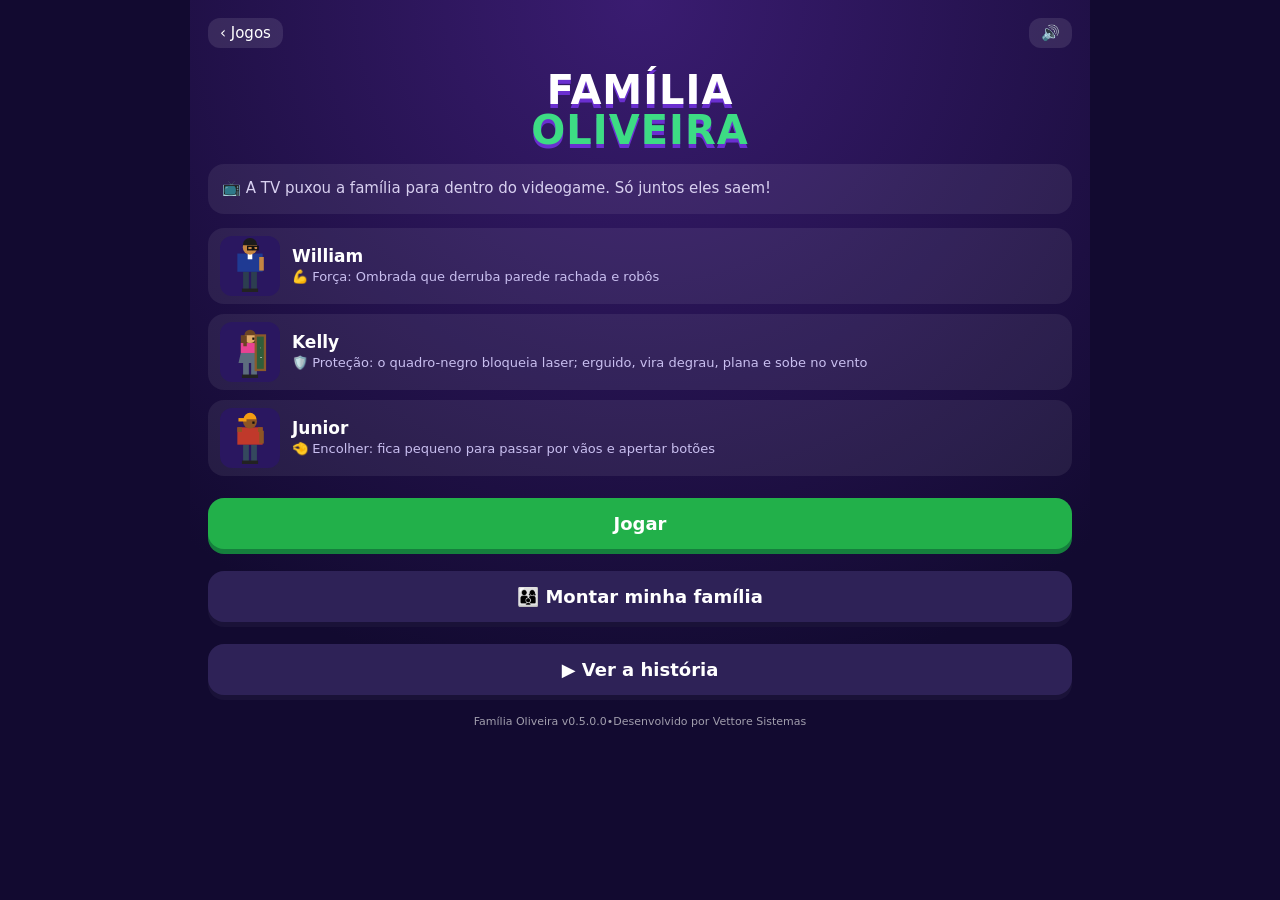
<file: oliveira/index.html>
<!doctype html>
<html lang="pt-BR">
<head>
<meta charset="utf-8">
<meta name="viewport" content="width=device-width,initial-scale=1,maximum-scale=1,user-scalable=no,viewport-fit=cover">
<meta name="theme-color" content="#1b1046">
<title>Família Oliveira</title>
<style>
*{box-sizing:border-box;margin:0;padding:0;-webkit-tap-highlight-color:transparent}
[hidden]{display:none!important}
html,body{height:100%;overscroll-behavior:none}
body{background:#120a30;color:#fff;font-family:system-ui,-apple-system,Segoe UI,Roboto,sans-serif;user-select:none;-webkit-user-select:none;overflow:hidden}
button{font-family:inherit;color:inherit;border:0;cursor:pointer}
.app{height:100dvh;max-width:900px;margin:0 auto;position:relative}
.tela{display:none;flex-direction:column;height:100%}
.tela.on{display:flex}
/* início */
#t-inicio{padding:18px;gap:14px;overflow-y:auto;background:radial-gradient(circle at 50% 0,#3a1c71,#120a30 70%)}
.topo{display:flex;justify-content:space-between;align-items:center}
.topo a,.topo button{background:rgba(255,255,255,.1);border-radius:12px;padding:6px 12px;font-size:15px;color:#fff;text-decoration:none}
h1{font-size:40px;line-height:1;text-align:center;letter-spacing:1px;margin-top:8px;text-shadow:0 4px 0 #6a2fd0}
h1 span{color:#3ddc84}
.hist{background:rgba(255,255,255,.07);border-radius:16px;padding:14px;line-height:1.45;font-size:15px;color:#d8d0f0}
#elenco{display:flex;flex-direction:column;gap:10px}
.ator{display:flex;gap:12px;align-items:center;background:rgba(255,255,255,.07);border-radius:16px;padding:8px 12px}
.ator canvas{width:60px;height:60px;background:#2a1760;border-radius:12px;flex-shrink:0}
.ator b{display:block;font-size:17px}
.ator small{color:#c9bff0;font-size:13px;line-height:1.3}
.btn{display:block;width:100%;padding:15px;border-radius:16px;font-size:18px;font-weight:800;background:#7c3aed;box-shadow:0 5px 0 #4c1d95;margin-top:8px;text-align:center}
.btn:active{transform:translateY(3px);box-shadow:0 2px 0 #4c1d95}
.btn.verde{background:#22b04a;box-shadow:0 5px 0 #15803d}
.btn.zap{background:#16a34a;box-shadow:0 5px 0 #0f6b30}
.btn.sec{background:#2e2257;box-shadow:0 5px 0 #1a1238}
footer{text-align:center;font-size:11px;opacity:.6;padding:6px}
/* fases */
#t-fases{padding:16px;gap:10px;background:#1b1046;overflow-y:auto}
#lista{display:flex;flex-direction:column;gap:10px}
.fase{display:flex;align-items:center;gap:12px;background:#2e2257;border-radius:16px;padding:12px;text-align:left;box-shadow:0 4px 0 #1a1238}
.fase.bloq{opacity:.5}
.fase .num{width:46px;height:46px;border-radius:12px;background:#7c3aed;display:flex;align-items:center;justify-content:center;font-size:22px;font-weight:900;flex-shrink:0}
.fase .info{flex:1}.fase b{display:block;font-size:17px}.fase small{color:#b9aee0}
.fase .est{color:#ffd93b;font-size:20px;letter-spacing:-1px}.fase .est i{color:#4a3d80;font-style:normal}
/* jogo */
#t-jogo{background:#120a30}
.hud{display:flex;align-items:center;gap:6px;padding:6px 8px}
#pers{display:flex;gap:6px;flex:1}
.pc{display:flex;align-items:center;gap:4px;background:#2e2257;border-radius:12px;padding:3px 8px 3px 3px;border:2px solid transparent;position:relative}
.pc.on{border-color:#3ddc84;background:#3b2a73}
.pc canvas{width:34px;height:34px;background:#1b1046;border-radius:9px}
.pc .nm{font-size:12px;font-weight:700}
.pc .hp{position:absolute;bottom:-2px;left:38px;font-size:10px;color:#ff4d6a}.pc .hp i{color:#4a3d80;font-style:normal}
.pc.ok::after{content:'✓';position:absolute;top:-6px;right:-4px;background:#3ddc84;color:#0b3;border-radius:50%;width:16px;height:16px;font-size:11px;display:flex;align-items:center;justify-content:center;color:#063}
.pc .nm{margin-bottom:8px}
.info2{display:flex;gap:8px;font-size:13px;font-weight:700;white-space:nowrap}
.mini{background:#2e2257;border-radius:10px;padding:6px 10px;font-size:16px}
.palco{flex:1;display:flex;align-items:center;justify-content:center;min-height:0;position:relative}
#tela,#cena{width:min(100%, calc((100dvh - 160px) * 1.6));aspect-ratio:16/10;image-rendering:pixelated;border-radius:10px;display:block;touch-action:none}
#aviso{position:absolute;top:10px;left:50%;transform:translateX(-50%);background:rgba(0,0,0,.65);padding:6px 14px;border-radius:14px;font-weight:700;font-size:14px;opacity:0;transition:.3s;pointer-events:none;white-space:nowrap}
#aviso.on{opacity:1}
.ctrl{display:flex;justify-content:space-between;align-items:center;padding:8px 10px calc(10px + env(safe-area-inset-bottom));gap:10px;touch-action:none}
.ctrl .g{display:flex;gap:10px}
.ctrl button{width:66px;height:62px;border-radius:18px;background:#2e2257;font-size:26px;font-weight:900;box-shadow:0 4px 0 #1a1238;touch-action:none;line-height:1}
.ctrl button small{display:block;font-size:10px;font-weight:700;margin-top:2px}
.ctrl button.on{background:#7c3aed;transform:translateY(3px);box-shadow:0 1px 0 #1a1238}
#c-pulo{background:#22b04a;box-shadow:0 4px 0 #15803d}
#c-acao{background:#d97706;box-shadow:0 4px 0 #92400e}
#c-troca{width:52px;font-size:22px}
/* montar família */
#t-familia{padding:16px;gap:12px;overflow-y:auto;background:#1b1046}
.campo{display:flex;flex-direction:column;gap:6px;font-size:13px;color:#c9bff0;font-weight:700}
.campo input,.mtopo input{background:#120a30;border:2px solid #4c3a99;border-radius:12px;padding:10px 12px;color:#fff;font-size:17px;font-weight:700;width:100%;font-family:inherit}
.campo input:focus,.mtopo input:focus{outline:none;border-color:#3ddc84}
.membro{background:#2e2257;border-radius:16px;padding:10px;display:flex;flex-direction:column;gap:8px}
.mtopo{display:flex;gap:8px;align-items:center}
.poder{background:#7c3aed;border-radius:10px;padding:6px 10px;font-size:13px;font-weight:800;white-space:nowrap}
.galeria{display:flex;gap:6px;overflow-x:auto;padding-bottom:4px;scroll-snap-type:x mandatory}
.vis{flex-shrink:0;background:#1b1046;border-radius:12px;padding:3px;border:3px solid transparent;scroll-snap-align:start}
.vis.on{border-color:#3ddc84;background:#2a5a40}
.vis canvas{display:block;width:46px;height:58px}
/* cena */
#t-cena{background:#000;justify-content:center}
#t-cena .palco{flex-direction:column}
#cena{width:min(100%, calc((100dvh - 40px) * 1.6))}
#cena-pular{position:absolute;top:10px;right:10px;background:rgba(0,0,0,.55);border-radius:14px;padding:8px 14px;font-weight:800;font-size:14px}
.cena-dica{position:absolute;bottom:18px;left:50%;transform:translateX(-50%);font-size:12px;opacity:.7;background:rgba(0,0,0,.4);padding:3px 10px;border-radius:10px;pointer-events:none}
.cena-tempo{position:absolute;bottom:8px;left:10%;right:10%;height:4px;background:rgba(255,255,255,.2);border-radius:2px;overflow:hidden;pointer-events:none}
.cena-tempo i{display:block;height:100%;width:0;background:#3ddc84}
/* modal */
.modal{position:fixed;inset:0;background:rgba(10,5,30,.7);display:flex;align-items:center;justify-content:center;padding:16px;z-index:20}
.mbox{background:#241a4d;border:2px solid #4c3a99;border-radius:22px;padding:20px 16px 16px;width:100%;max-width:380px;text-align:center;max-height:94dvh;overflow-y:auto}
.mbox h2{font-size:26px;color:#3ddc84}
.mbox p{margin-top:6px;line-height:1.4}
.sub{color:#b9aee0;font-size:14px}
.caixa{background:rgba(255,255,255,.08);border-radius:14px;padding:10px 12px;margin-top:10px;font-size:14px;line-height:1.45;text-align:left}
.estrelas{font-size:46px;letter-spacing:4px;color:#3d3170;margin:4px 0}
.estrelas .on{color:#ffd93b;text-shadow:0 3px 0 #b8860b}
@media (max-width:560px){ .pc .nm{display:none} .pc{padding:3px} .pc .hp{left:4px;bottom:-4px} .info2{font-size:11px;gap:5px} .pc canvas{width:30px;height:30px} }
@media (orientation:landscape) and (max-height:520px){
  #t-jogo{flex-direction:row;flex-wrap:wrap}
  .hud{width:100%;padding:4px 8px}
  .palco{order:2;flex:1}
  #tela{width:min(100%, calc((100dvh - 50px) * 1.6))}
  .ctrl{display:contents}
  .ctrl .g{flex-direction:column;justify-content:center;padding:6px;order:1}
  .ctrl .g:last-child{order:3}
  .ctrl button{width:58px;height:54px}
}
</style>
</head>
<body>
<div class="app">

  <section class="tela on" id="t-inicio">
    <div class="topo"><a href="../index.html">‹ Jogos</a><button id="b-som">🔊</button></div>
    <h1>FAMÍLIA<br><span id="titulo-sob">OLIVEIRA</span></h1>
    <p class="hist">📺 A TV puxou a família para dentro do videogame. Só juntos eles saem!</p>
    <div id="elenco"></div>
    <button class="btn verde" id="b-jogar">Jogar</button>
    <button class="btn sec" id="b-familia">👨‍👩‍👦 Montar minha família</button>
    <button class="btn sec" id="b-historia">▶ Ver a história</button>
    <footer id="rodape"></footer>
  </section>

  <section class="tela" id="t-familia">
    <div class="topo"><button id="f-volta">‹ Início</button><b>Monte sua família</b><span></span></div>
    <label class="campo">Sobrenome da família<input id="f-sobrenome" maxlength="14" placeholder="Oliveira"></label>
    <div id="f-membros"></div>
    <button class="btn verde" id="f-salvar">Salvar família</button>
  </section>

  <section class="tela" id="t-fases">
    <div class="topo"><button id="b-volta">‹ Início</button><b>Fases</b><span></span></div>
    <div id="lista"></div>
  </section>

  <section class="tela" id="t-cena">
    <div class="palco"><canvas id="cena"></canvas>
      <button id="cena-pular">Pular ›</button>
      <div class="cena-dica">toque para continuar</div>
      <div class="cena-tempo"><i id="cena-barra"></i></div>
    </div>
  </section>

  <section class="tela" id="t-jogo">
    <div class="hud">
      <div id="pers"></div>
      <div class="info2"><span id="h-est">⭐ 0/3</span><span id="h-saida">🚪 0/4</span><span id="h-tempo">⏱ 0:00</span></div>
      <button class="mini" id="j-pausa">⏸</button>
    </div>
    <div class="palco"><canvas id="tela"></canvas><div id="aviso"></div></div>
    <div class="ctrl">
      <div class="g"><button id="c-esq">◀</button><button id="c-dir">▶</button></div>
      <div class="g"><button id="c-troca">🔄</button><button id="c-acao">💪<small>Poder</small></button><button id="c-pulo">⤒<small>Pular</small></button></div>
    </div>
  </section>

</div>
<div class="modal" id="modal" hidden><div class="mbox" id="mbox"></div></div>
<script src="fases.js"></script>
<script src="cenario.js"></script>
<script src="jogo.js"></script>
</body>
</html>
</file>
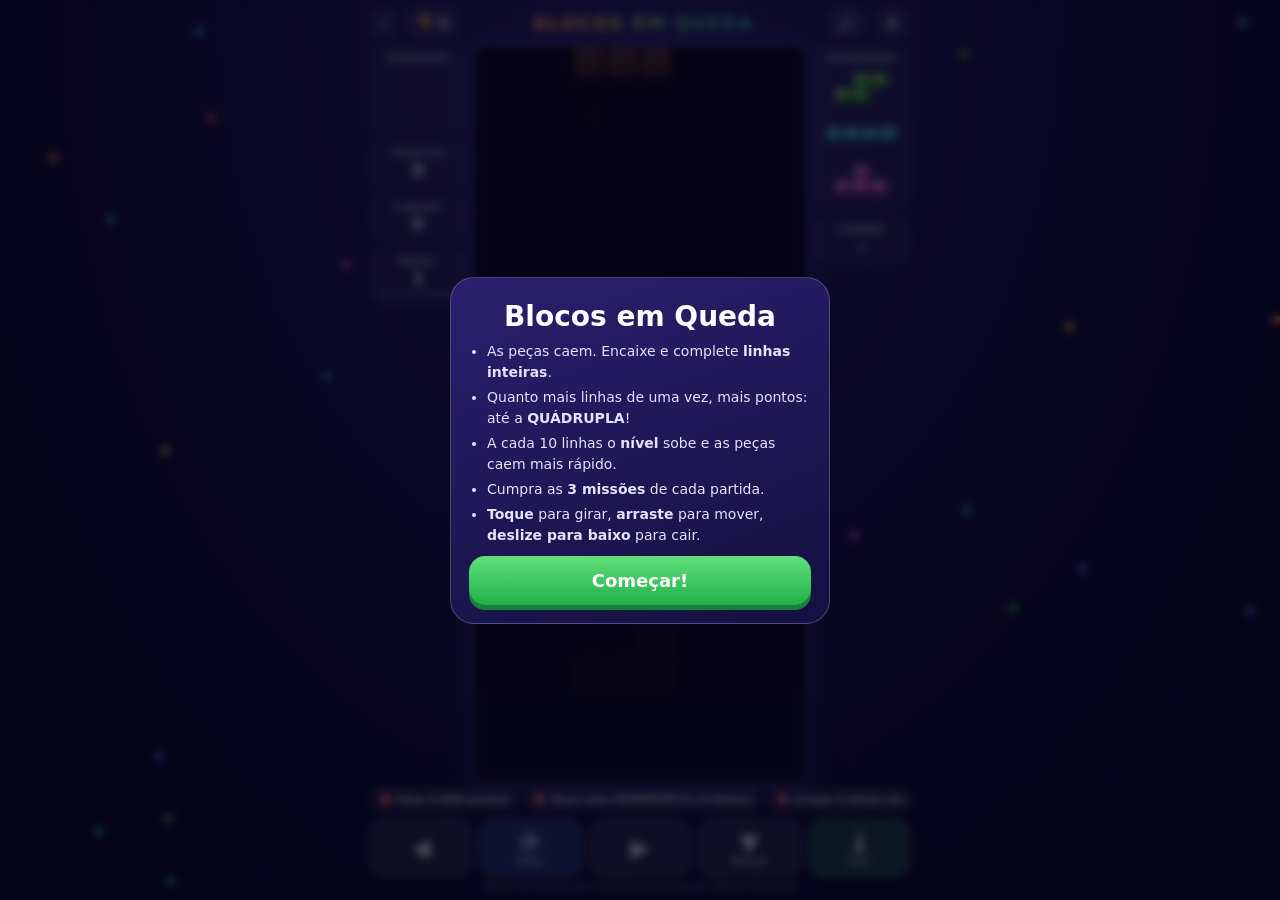
<file: queda/index.html>
<!doctype html>
<html lang="pt-BR">
<head>
<meta charset="utf-8">
<meta name="viewport" content="width=device-width,initial-scale=1,maximum-scale=1,user-scalable=no,viewport-fit=cover">
<meta name="theme-color" content="#0d0b2a">
<title>Blocos em Queda</title>
<style>
*{box-sizing:border-box;margin:0;padding:0;-webkit-tap-highlight-color:transparent}
[hidden]{display:none!important}
html,body{height:100%;overflow:hidden;overscroll-behavior:none}
body{font-family:system-ui,-apple-system,Segoe UI,Roboto,sans-serif;color:#fff;background:radial-gradient(ellipse at 50% 0%,#2b1f6e 0%,#130e3a 55%,#07061a 100%);user-select:none;-webkit-user-select:none;touch-action:manipulation}
button{font-family:inherit;color:inherit;border:0;cursor:pointer;background:none}
#estrelas{position:fixed;inset:0;z-index:0}
.app{position:relative;z-index:1;height:100dvh;max-width:560px;margin:0 auto;display:flex;flex-direction:column;padding:calc(8px + env(safe-area-inset-top)) 10px calc(8px + env(safe-area-inset-bottom))}
.topo{display:flex;align-items:center;gap:8px}
.chip{background:rgba(255,255,255,.1);border:1px solid rgba(255,255,255,.18);border-radius:14px;padding:6px 10px;font-weight:800;font-size:14px;color:#fff;text-decoration:none;white-space:nowrap}
.titulo{flex:1;text-align:center;font-weight:900;font-size:19px;letter-spacing:1px;background:linear-gradient(90deg,#ff5fa8,#ffd23f,#3ddc84,#46a8ff);-webkit-background-clip:text;background-clip:text;color:transparent}
.miolo{flex:1;min-height:0;display:flex;gap:8px;margin-top:8px}
.lado{width:76px;display:flex;flex-direction:column;gap:8px;flex-shrink:0}
.caixa{background:rgba(255,255,255,.07);border:1px solid rgba(255,255,255,.14);border-radius:14px;padding:6px;text-align:center}
.caixa small{display:block;font-size:10px;font-weight:800;letter-spacing:1px;opacity:.7}
.caixa b{display:block;font-size:18px;font-weight:900}
.caixa canvas{display:block;width:64px;height:48px;margin:2px auto 0}
.caixa.prox canvas{height:44px}
#guarda-cx{cursor:pointer}
#guarda-cx.usado canvas{opacity:.35}
.campo{flex:1;min-width:0;display:flex;align-items:center;justify-content:center;position:relative}
#tab{display:block;height:100%;max-width:100%;aspect-ratio:10/20;border-radius:12px;box-shadow:0 0 0 2px rgba(255,255,255,.18),0 0 30px rgba(120,90,255,.35);background:rgba(5,4,20,.85);touch-action:none}
.nivel{margin-top:6px}
.barra{height:6px;border-radius:4px;background:rgba(255,255,255,.12);overflow:hidden;margin-top:3px}
.barra i{display:block;height:100%;width:0;background:linear-gradient(90deg,#3ddc84,#46a8ff);transition:width .4s}
.missoes{display:flex;gap:5px;margin-top:6px;overflow-x:auto}
.mis{flex-shrink:0;font-size:11px;font-weight:800;padding:4px 8px;border-radius:10px;background:rgba(255,255,255,.08);border:1px solid rgba(255,255,255,.12)}
.mis.ok{background:rgba(61,220,132,.25);border-color:#3ddc84}
.ctrl{display:grid;grid-template-columns:repeat(5,1fr);gap:7px;margin-top:8px}
.k{height:58px;border-radius:16px;background:rgba(255,255,255,.12);border:1px solid rgba(255,255,255,.2);font-size:24px;font-weight:900;box-shadow:0 4px 0 rgba(0,0,0,.35);touch-action:none;line-height:1}
.k small{display:block;font-size:9px;font-weight:800;margin-top:2px;opacity:.85}
.k.on{transform:translateY(3px);box-shadow:0 1px 0 rgba(0,0,0,.35);background:rgba(255,210,63,.4)}
#k-cai{background:rgba(61,220,132,.3)}
#k-gira{background:rgba(70,168,255,.3)}
.grito{position:fixed;left:50%;top:40%;transform:translate(-50%,-50%);font-size:42px;font-weight:900;z-index:5;pointer-events:none;white-space:nowrap;background:linear-gradient(90deg,#ff5fa8,#ffd23f,#3ddc84,#46a8ff);-webkit-background-clip:text;background-clip:text;color:transparent;filter:drop-shadow(0 4px 0 rgba(0,0,0,.5));animation:grito 1.1s forwards}
@keyframes grito{0%{transform:translate(-50%,-50%) scale(.3)}25%{transform:translate(-50%,-50%) scale(1.15)}75%{opacity:1}100%{transform:translate(-50%,-90%);opacity:0}}
#toast{position:fixed;left:50%;top:70px;transform:translateX(-50%);background:rgba(0,0,0,.75);padding:8px 14px;border-radius:16px;font-weight:800;font-size:14px;z-index:6;opacity:0;transition:.3s;pointer-events:none;white-space:nowrap}
#toast.on{opacity:1}
.modal{position:fixed;inset:0;background:rgba(5,4,20,.7);backdrop-filter:blur(4px);display:flex;align-items:center;justify-content:center;padding:16px;z-index:10}
.mbox{background:linear-gradient(160deg,#2b1f6e,#141040);border:1px solid rgba(255,255,255,.2);border-radius:24px;padding:22px 18px 18px;width:100%;max-width:380px;text-align:center;animation:entra .35s cubic-bezier(.34,1.5,.64,1);max-height:92dvh;overflow-y:auto}
@keyframes entra{from{transform:scale(.7);opacity:0}}
.mbox h2{font-size:28px}
.mbox p{margin-top:8px;line-height:1.4;color:#d8d2ff}
.grande{font-size:54px;font-weight:900;margin:4px 0;background:linear-gradient(90deg,#ffd23f,#ff5fa8);-webkit-background-clip:text;background-clip:text;color:transparent}
.btn{display:block;width:100%;padding:14px;border-radius:16px;font-size:18px;font-weight:900;margin-top:10px;background:linear-gradient(180deg,#7b5cff,#5432d8);box-shadow:0 5px 0 #34208f}
.btn.verde{background:linear-gradient(180deg,#5fe07a,#22b04a);box-shadow:0 5px 0 #17803a}
.btn.zap{background:linear-gradient(180deg,#3ee07a,#16a34a);box-shadow:0 5px 0 #0f7a35}
.btn.sec{background:rgba(255,255,255,.1);box-shadow:0 5px 0 rgba(0,0,0,.3)}
.btn:active{transform:translateY(3px)}
.regras{text-align:left;font-size:14px;line-height:1.5;color:#e6e1ff;margin-top:8px}
.regras li{margin:4px 0 4px 18px}
.lmis{text-align:left;margin-top:10px;font-size:14px}
.lmis div{padding:5px 0;border-bottom:1px solid rgba(255,255,255,.08)}
.moedas{display:inline-block;margin-top:6px;background:rgba(255,210,63,.15);color:#ffd23f;border-radius:12px;padding:4px 12px;font-weight:900}
footer{text-align:center;font-size:10px;opacity:.5;margin-top:4px}
@media (min-width:700px) and (min-height:700px){ .lado{width:96px} .caixa canvas{width:80px;height:60px} }
</style>
</head>
<body>
<canvas id="estrelas"></canvas>
<div class="app">
  <div class="topo">
    <a class="chip" href="../index.html">‹</a>
    <span class="chip" id="h-rec">🏆 0</span>
    <div class="titulo">BLOCOS EM QUEDA</div>
    <button class="chip" id="h-som">🔊</button>
    <button class="chip" id="h-pausa">⏸</button>
  </div>
  <div class="miolo">
    <div class="lado">
      <div class="caixa" id="guarda-cx"><small>GUARDAR</small><canvas id="c-guarda" width="128" height="96"></canvas></div>
      <div class="caixa"><small>PONTOS</small><b id="h-pts">0</b></div>
      <div class="caixa"><small>LINHAS</small><b id="h-lin">0</b></div>
      <div class="caixa"><small>NÍVEL</small><b id="h-niv">1</b><div class="barra"><i id="h-nbar"></i></div></div>
    </div>
    <div class="campo"><canvas id="tab"></canvas></div>
    <div class="lado">
      <div class="caixa prox"><small>PRÓXIMAS</small><canvas id="c-p0" width="128" height="88"></canvas><canvas id="c-p1" width="128" height="88"></canvas><canvas id="c-p2" width="128" height="88"></canvas></div>
      <div class="caixa"><small>COMBO</small><b id="h-combo">–</b></div>
    </div>
  </div>
  <div class="missoes" id="h-mis"></div>
  <div class="ctrl">
    <button class="k" id="k-esq">◀</button>
    <button class="k" id="k-gira">⟳<small>Girar</small></button>
    <button class="k" id="k-dir">▶</button>
    <button class="k" id="k-desce">▼<small>Descer</small></button>
    <button class="k" id="k-cai">⤓<small>Cair</small></button>
  </div>
  <footer id="rodape"></footer>
</div>
<div id="toast"></div>
<div class="modal" id="modal" hidden><div class="mbox" id="mbox"></div></div>
<script>
// Blocos em Queda — Vettore Sistemas
const CONFIG={ SISTEMA:'Blocos em Queda', VERSAO:'0.1.0.0', DESENVOLVEDOR:'Vettore Sistemas' };
const $=id=>document.getElementById(id);
const fmt=n=>Math.round(n).toLocaleString('pt-BR');
const C=10, L=20, OCULTAS=2;

// ---------- save ----------
const SK='blocos_em_queda_v1';
let S; try{ S=Object.assign({rec:0,xp:0,som:true,jogos:0,dia:{}},JSON.parse(localStorage.getItem(SK)||'{}')); }catch(e){ S={rec:0,xp:0,som:true,jogos:0,dia:{}}; }
const salvar=()=>{ try{ localStorage.setItem(SK,JSON.stringify(S)); }catch(e){} };

// ---------- peças (paleta própria) ----------
const PECAS={
  I:{c:['#7af0ff','#1fb5d6','#0b6a82'], m:[[0,1],[1,1],[2,1],[3,1]]},
  O:{c:['#fff09a','#f2c414','#9c7a00'], m:[[1,0],[2,0],[1,1],[2,1]]},
  T:{c:['#ffb3f0','#e04fc8','#8a1d78'], m:[[1,0],[0,1],[1,1],[2,1]]},
  S:{c:['#b8ff9e','#46c43a','#1f6e16'], m:[[1,0],[2,0],[0,1],[1,1]]},
  Z:{c:['#ffb0a8','#ff4d5e','#9c1424'], m:[[0,0],[1,0],[1,1],[2,1]]},
  J:{c:['#b6c6ff','#4d6bff','#1d2b9c'], m:[[0,0],[0,1],[1,1],[2,1]]},
  L:{c:['#ffd3a0','#ff9124','#a34c00'], m:[[2,0],[0,1],[1,1],[2,1]]},
};
const TIPOS=Object.keys(PECAS);
function giraMatriz(m,tipo,vezes){ let r=m.map(p=>[...p]); const n=tipo==='I'||tipo==='O'?4:3; for(let k=0;k<((vezes%4)+4)%4;k++) r=r.map(([x,y])=>[n-1-y,x]); if(tipo==='O') return PECAS.O.m.map(p=>[...p]); return r; }
// chutes de parede (simples e generosos)
const CHUTES=[[0,0],[-1,0],[1,0],[0,-1],[-2,0],[2,0],[-1,-1],[1,-1]];

// ---------- som ----------
const Som={ ctx:null,
  init(){ if(!this.ctx){ try{ this.ctx=new (window.AudioContext||window.webkitAudioContext)(); }catch(e){} } if(this.ctx&&this.ctx.state==='suspended') this.ctx.resume(); },
  tom(f,d=.08,tipo='square',vol=.04,q=0,f2){ if(!S.som||!this.ctx) return; const c=this.ctx,t=c.currentTime+q,o=c.createOscillator(),g=c.createGain();
    o.type=tipo; o.frequency.setValueAtTime(f,t); o.frequency.exponentialRampToValueAtTime(f2||f*1.15,t+d); g.gain.setValueAtTime(vol,t); g.gain.exponentialRampToValueAtTime(.001,t+d); o.connect(g).connect(c.destination); o.start(t); o.stop(t+d+.02); },
  move(){ this.tom(330,.04,'triangle',.03); }, gira(){ this.tom(520,.06,'triangle',.04,0,700); }, trava(){ this.tom(140,.08,'square',.05,0,90); },
  cai(){ this.tom(220,.12,'sawtooth',.05,0,80); },
  linha(n){ const base=[523,659,784,1047]; for(let k=0;k<n+1;k++) this.tom(base[Math.min(k,3)]*(k>3?1.26:1),.14,'square',.05,k*.07); },
  nivel(){ [523,659,784,1047,1319].forEach((f,i)=>this.tom(f,.12,'triangle',.06,i*.08)); }, fim(){ [392,330,262,196].forEach((f,i)=>this.tom(f,.25,'triangle',.07,i*.18)); },
  moeda(){ this.tom(990,.06,'square',.04); this.tom(1320,.08,'square',.04,.06); }
};
const vibrar=p=>{ try{ navigator.vibrate&&navigator.vibrate(p); }catch(e){} };

// ---------- estado ----------
let G=null;
const MISSOES=[
  {id:'l10',txt:'Limpe 10 linhas',ok:e=>e.linhas>=10},
  {id:'dupla',txt:'Limpe 2 linhas de uma vez',ok:e=>e.maior>=2},
  {id:'tripla',txt:'Limpe 3 linhas de uma vez',ok:e=>e.maior>=3},
  {id:'quad',txt:'Faça uma QUÁDRUPLA (4 linhas)',ok:e=>e.maior>=4},
  {id:'combo3',txt:'Combo de 3 seguidas',ok:e=>e.combo>=3},
  {id:'n3',txt:'Chegue ao nível 3',ok:e=>e.nivel>=3},
  {id:'p3000',txt:'Faça 3.000 pontos',ok:e=>e.pts>=3000},
  {id:'guarda',txt:'Use o Guardar 3 vezes',ok:e=>e.guardou>=3},
  {id:'giro',txt:'Limpe uma linha com giro em T',ok:e=>e.giroT},
  {id:'limpo',txt:'Deixe o tabuleiro vazio',ok:e=>e.limpo},
];
function novoJogo(){
  fechar();
  const missoes=[...MISSOES].sort(()=>Math.random()-.5).slice(0,3).map(m=>({...m,feita:false}));
  G={ g:Array.from({length:L+OCULTAS},()=>Array(C).fill(null)), saco:[], fila:[], peca:null, guarda:null, guardou:false,
      pts:0, linhas:0, nivel:1, combo:-1, queda:0, trava:0, travaMov:0, fim:false, pausa:false, efeitos:[], limpando:null, t:0, ultGiro:false,
      ev:{linhas:0,maior:0,combo:0,nivel:1,pts:0,guardou:0,giroT:false,limpo:false}, missoes };
  for(let k=0;k<4;k++) G.fila.push(proxDoSaco());
  novaPeca(); hud(); hudMis(); desenhaLados();
}
function proxDoSaco(){ if(!G.saco.length){ G.saco=[...TIPOS].sort(()=>Math.random()-.5); } return G.saco.pop(); }
function novaPeca(tipo){
  tipo=tipo||G.fila.shift(); if(G.fila.length<4) G.fila.push(proxDoSaco());
  G.peca={tipo, rot:0, x:3, y:OCULTAS-1};
  G.trava=0; G.travaMov=0; G.ultGiro=false;
  if(colide(G.peca,0,0,0)){ fimDeJogo(); return; }
  desenhaLados();
}
const celulas=(p,rot=p.rot)=>giraMatriz(PECAS[p.tipo].m,p.tipo,rot).map(([x,y])=>[p.x+x,p.y+y]);
function colide(p,dx,dy,drot){ for(const [x,y] of celulas({...p,x:p.x+dx,y:p.y+dy},p.rot+drot)){ if(x<0||x>=C||y>=L+OCULTAS) return true; if(y>=0&&G.g[y][x]) return true; } return false; }
function move(dx){ if(!pode()) return; if(!colide(G.peca,dx,0,0)){ G.peca.x+=dx; Som.move(); toqueTrava(); G.ultGiro=false; } }
function gira(dir=1){ if(!pode()) return; for(const [kx,ky] of CHUTES){ if(!colide(G.peca,kx,ky,dir)){ G.peca.x+=kx; G.peca.y+=ky; G.peca.rot=(G.peca.rot+dir+4)%4; Som.gira(); toqueTrava(); G.ultGiro=true; vibrar(6); return; } } }
function toqueTrava(){ if(noChao() && G.travaMov<15){ G.trava=0; G.travaMov++; } }
const noChao=()=>colide(G.peca,0,1,0);
function desce(manual){ if(!pode()) return false; if(!colide(G.peca,0,1,0)){ G.peca.y++; if(manual){ G.pts+=1; hud(); } G.ultGiro=false; return true; } return false; }
function cai(){ if(!pode()) return; let n=0; while(!colide(G.peca,0,1,0)){ G.peca.y++; n++; } G.pts+=n*2; Som.cai(); vibrar(15);
  const xs=celulas(G.peca).map(c=>c[0]); G.efeitos.push({tipo:'rastro',x0:Math.min(...xs),x1:Math.max(...xs),y:G.peca.y,vida:.25,cor:PECAS[G.peca.tipo].c[1]}); travar(); }
function guardar(){ if(!pode()||G.guardou) return; const t=G.peca.tipo; if(G.guarda){ const g=G.guarda; G.guarda=t; novaPeca(g); } else { G.guarda=t; novaPeca(); } G.guardou=true; G.ev.guardou++; Som.gira(); checaMissoes(); desenhaLados(); }
const pode=()=>G&&!G.fim&&!G.pausa&&!G.limpando&&G.peca;
function fantasma(){ let d=0; while(!colide(G.peca,0,d+1,0)) d++; return d; }

function travar(){
  const p=G.peca, cor=PECAS[p.tipo].c; let acima=true;
  const giroT = p.tipo==='T' && G.ultGiro && cantosT(p)>=3;
  for(const [x,y] of celulas(p)){ if(y>=OCULTAS) acima=false; if(y>=0) G.g[y][x]={cor,tipo:p.tipo}; }
  Som.trava(); G.peca=null; G.guardou=false;
  if(acima){ fimDeJogo(); return; }
  const cheias=[]; for(let y=0;y<L+OCULTAS;y++) if(G.g[y].every(Boolean)) cheias.push(y);
  if(cheias.length){
    const n=cheias.length; G.combo++;
    const base=[0,100,300,500,800][n]*G.nivel, bonusT=giroT?400*G.nivel:0, comboB=G.combo>0?50*G.combo*G.nivel:0;
    const ganho=base+bonusT+comboB; G.pts+=ganho; G.linhas+=n;
    G.ev.linhas=G.linhas; G.ev.maior=Math.max(G.ev.maior,n); G.ev.combo=Math.max(G.ev.combo,G.combo+1); if(giroT) G.ev.giroT=true;
    Som.linha(n); vibrar(n>=4?[30,30,30,30,60]:[20,20,30]);
    grito(n>=4?'QUÁDRUPLA!':giroT?'GIRO EM T!':n===3?'TRIPLA!':n===2?'DUPLA!':G.combo>=2?`COMBO x${G.combo+1}!`:'');
    for(const y of cheias) for(let x=0;x<C;x++){ const c=G.g[y][x]; for(let k=0;k<3;k++) G.efeitos.push({tipo:'p',x:x+.5,y:y+.5-OCULTAS,vx:(Math.random()-.5)*9,vy:-Math.random()*8,vida:.7,cor:c.cor[k%3]}); }
    G.efeitos.push({tipo:'txt',txt:'+'+fmt(ganho),x:C/2,y:cheias[0]-OCULTAS,vida:1});
    G.limpando={linhas:cheias,t:0};
    const nivelAnt=G.nivel; G.nivel=Math.floor(G.linhas/10)+1; if(G.nivel>nivelAnt){ setTimeout(()=>{ grito('NÍVEL '+G.nivel+'!'); Som.nivel(); },350); }
  } else { G.combo=-1; novaPeca(); }
  G.ev.nivel=G.nivel; G.ev.pts=G.pts; hud(); checaMissoes();
}
function cantosT(p){ const cx=p.x+1, cy=p.y+1; let n=0; for(const [dx,dy] of [[-1,-1],[1,-1],[-1,1],[1,1]]){ const x=cx+dx,y=cy+dy; if(x<0||x>=C||y>=L+OCULTAS||(y>=0&&G.g[y][x])) n++; } return n; }
function terminaLimpeza(){
  const ls=G.limpando.linhas; G.g=G.g.filter((_,y)=>!ls.includes(y)); while(G.g.length<L+OCULTAS) G.g.unshift(Array(C).fill(null));
  G.limpando=null;
  if(G.g.every(r=>r.every(c=>!c))){ G.pts+=2000*G.nivel; G.ev.limpo=true; grito('TABULEIRO LIMPO!'); Som.nivel(); hud(); checaMissoes(); }
  novaPeca();
}
const velocidade=()=>Math.max(.05, Math.pow(.8-(G.nivel-1)*.007, G.nivel-1)); // segundos por linha

// ---------- missões e fim ----------
function checaMissoes(){ G.ev.pts=G.pts; for(const m of G.missoes){ if(!m.feita && m.ok(G.ev)){ m.feita=true; Som.moeda(); toast('🎯 Missão cumprida: '+m.txt); hudMis(); } } }
function fimDeJogo(){
  if(G.fim) return; G.fim=true; Som.fim(); vibrar([60,40,60]);
  const rec=G.pts>S.rec; if(rec) S.rec=G.pts; S.xp+=Math.round(G.pts/10); S.jogos++;
  const hoje=new Date().toISOString().slice(0,10); S.dia[hoje]=Math.max(S.dia[hoje]||0,G.pts); salvar();
  const feitas=G.missoes.filter(m=>m.feita).length;
  setTimeout(()=>{ modal(`<h2>Fim de jogo</h2><div class="grande">${fmt(G.pts)}</div>
    <p>${rec?'🏆 Novo recorde!':'Recorde: '+fmt(S.rec)}</p><p>${G.linhas} linhas · nível ${G.nivel}</p>
    <span class="moedas">🎯 ${feitas}/3 missões</span>
    <div class="lmis">${G.missoes.map(m=>`<div>${m.feita?'✅':'⬜'} ${m.txt}</div>`).join('')}</div>
    <button class="btn verde" id="m-novo">Jogar de novo</button><button class="btn zap" id="m-des">Desafiar um amigo</button><button class="btn sec" id="m-sair">Voltar aos jogos</button>`);
    $('m-novo').onclick=novoJogo; $('m-sair').onclick=()=>location.href='../index.html';
    $('m-des').onclick=()=>{ const txt=`Fiz ${fmt(G.pts)} pontos no Blocos em Queda. Consegue passar?`, url=location.origin+location.pathname;
      if(navigator.share) navigator.share({text:txt,url}).catch(()=>{}); else window.open('https://wa.me/?text='+encodeURIComponent(txt+'\n'+url),'_blank'); };
    hud(); },600);
}

// ---------- desenho ----------
const cv=$('tab'), cx=cv.getContext('2d'); let tam=30;
function ajusta(){ const r=cv.getBoundingClientRect(), dpr=Math.min(2,devicePixelRatio||1); tam=r.width/C; cv.width=Math.round(r.width*dpr); cv.height=Math.round(r.height*dpr); cx.setTransform(dpr,0,0,dpr,0,0); }
function bloco(c,x,y,s,cor,alfa=1){
  c.globalAlpha=alfa; const g=c.createLinearGradient(x,y,x+s,y+s); g.addColorStop(0,cor[0]); g.addColorStop(.5,cor[1]); g.addColorStop(1,cor[2]);
  c.fillStyle=g; c.beginPath(); c.roundRect(x+1,y+1,s-2,s-2,s*.18); c.fill();
  c.fillStyle='rgba(255,255,255,.35)'; c.beginPath(); c.roundRect(x+s*.16,y+s*.12,s*.68,s*.2,s*.1); c.fill();
  c.strokeStyle='rgba(0,0,0,.35)'; c.lineWidth=1; c.beginPath(); c.roundRect(x+1,y+1,s-2,s-2,s*.18); c.stroke();
  c.globalAlpha=1;
}
function desenhar(){
  const c=cx, s=tam, W=s*C, H=s*L; c.clearRect(0,0,W,H);
  c.strokeStyle='rgba(255,255,255,.05)'; c.lineWidth=1;
  for(let x=1;x<C;x++){ c.beginPath(); c.moveTo(x*s,0); c.lineTo(x*s,H); c.stroke(); } for(let y=1;y<L;y++){ c.beginPath(); c.moveTo(0,y*s); c.lineTo(W,y*s); c.stroke(); }
  if(!G) return;
  const lim=G.limpando;
  for(let y=OCULTAS;y<L+OCULTAS;y++) for(let x=0;x<C;x++){ const b=G.g[y][x]; if(!b) continue;
    if(lim&&lim.linhas.includes(y)){ const k=lim.t/.28; c.fillStyle=`rgba(255,255,255,${1-k})`; c.fillRect(x*s,(y-OCULTAS)*s,s,s); if(k<.5) bloco(c,x*s,(y-OCULTAS)*s,s,b.cor,1-k*2); continue; }
    bloco(c,x*s,(y-OCULTAS)*s,s,b.cor); }
  if(G.peca&&!G.fim){ const p=G.peca, cor=PECAS[p.tipo].c, d=fantasma();
    for(const [x,y] of celulas(p)){ const yy=y+d-OCULTAS; if(yy>=0){ c.strokeStyle=cor[0]; c.lineWidth=2; c.globalAlpha=.55; c.beginPath(); c.roundRect(x*s+3,yy*s+3,s-6,s-6,s*.15); c.stroke(); c.globalAlpha=.12; c.fillStyle=cor[1]; c.fillRect(x*s+3,yy*s+3,s-6,s-6); c.globalAlpha=1; } }
    const brilho=G.trava>0?.75+Math.sin(G.t*30)*.25:1;
    for(const [x,y] of celulas(p)) if(y>=OCULTAS) bloco(c,x*s,(y-OCULTAS)*s,s,cor,brilho); }
  for(const e of G.efeitos){
    if(e.tipo==='p'){ c.globalAlpha=Math.max(0,e.vida/.7); c.fillStyle=e.cor; c.fillRect(e.x*s-3,e.y*s-3,6,6); c.globalAlpha=1; }
    if(e.tipo==='rastro'){ c.fillStyle=e.cor; c.globalAlpha=e.vida/.25*.35; c.fillRect(e.x0*s,0,(e.x1-e.x0+1)*s,(e.y-OCULTAS+2)*s); c.globalAlpha=1; }
    if(e.tipo==='txt'){ c.globalAlpha=Math.min(1,e.vida*2); c.font=`900 ${s*.9}px system-ui`; c.textAlign='center'; c.lineWidth=4; c.strokeStyle='rgba(0,0,0,.6)'; const yy=(e.y-(1-e.vida)*2)*s; c.strokeText(e.txt,e.x*s,yy); c.fillStyle='#ffd23f'; c.fillText(e.txt,e.x*s,yy); c.globalAlpha=1; }
  }
  if(G.pausa&&!G.fim){ c.fillStyle='rgba(5,4,20,.7)'; c.fillRect(0,0,W,H); c.fillStyle='#fff'; c.font=`900 ${s}px system-ui`; c.textAlign='center'; c.fillText('PAUSA',W/2,H/2); }
}
function mini(id,tipo){ const c=$(id), g=c.getContext('2d'); g.clearRect(0,0,c.width,c.height); if(!tipo) return;
  const m=PECAS[tipo].m, s=Math.min(c.width/4.4,c.height/2.6), xs=m.map(p=>p[0]), ys=m.map(p=>p[1]);
  const w=(Math.max(...xs)-Math.min(...xs)+1)*s, h=(Math.max(...ys)-Math.min(...ys)+1)*s, ox=(c.width-w)/2-Math.min(...xs)*s, oy=(c.height-h)/2-Math.min(...ys)*s;
  for(const [x,y] of m) bloco(g,ox+x*s,oy+y*s,s,PECAS[tipo].c); }
function desenhaLados(){ if(!G) return; mini('c-guarda',G.guarda); $('guarda-cx').classList.toggle('usado',G.guardou); for(let k=0;k<3;k++) mini('c-p'+k,G.fila[k]); }
function hud(){ if(!G) return; $('h-pts').textContent=fmt(G.pts); $('h-lin').textContent=G.linhas; $('h-niv').textContent=G.nivel; $('h-nbar').style.width=(G.linhas%10)*10+'%';
  $('h-combo').textContent=G.combo>0?'x'+(G.combo+1):'–'; $('h-rec').textContent='🏆 '+fmt(Math.max(S.rec,G.pts)); $('h-som').textContent=S.som?'🔊':'🔇'; }
function hudMis(){ $('h-mis').innerHTML=G.missoes.map(m=>`<span class="mis ${m.feita?'ok':''}">${m.feita?'✓':'🎯'} ${m.txt}</span>`).join(''); }
let toastT; function toast(t){ const e=$('toast'); e.textContent=t; e.classList.add('on'); clearTimeout(toastT); toastT=setTimeout(()=>e.classList.remove('on'),2000); }
function grito(t){ if(!t) return; const g=document.createElement('div'); g.className='grito'; g.textContent=t; document.body.appendChild(g); setTimeout(()=>g.remove(),1100); }
function modal(h){ $('mbox').innerHTML=h; $('modal').hidden=false; }
function fechar(){ $('modal').hidden=true; }

// ---------- laço ----------
const TRAVA=.5; let ult=performance.now();
function quadro(t){
  const dt=Math.min(.05,(t-ult)/1000); ult=t;
  if(G&&!G.pausa){ G.t+=dt;
    if(G.limpando){ G.limpando.t+=dt; if(G.limpando.t>=.28) terminaLimpeza(); }
    else if(G.peca&&!G.fim){
      if(segura.desce){ segura.dt+=dt; if(segura.dt>.04){ segura.dt=0; desce(true); } }
      if(segura.lado){ segura.lt+=dt; if(segura.lt>.17){ segura.lr+=dt; if(segura.lr>.05){ segura.lr=0; move(segura.lado); } } }
      if(noChao()){ G.trava+=dt; if(G.trava>=TRAVA) travar(); }
      else { G.queda+=dt; if(G.queda>=velocidade()){ G.queda=0; desce(false); } }
    }
    for(const e of G.efeitos){ e.vida-=dt; if(e.tipo==='p'){ e.vy+=20*dt; e.x+=e.vx*dt; e.y+=e.vy*dt; } } G.efeitos=G.efeitos.filter(e=>e.vida>0);
  }
  desenhar(); estrelas(t); requestAnimationFrame(quadro);
}

// ---------- fundo animado ----------
const ec=$('estrelas'), eg=ec.getContext('2d'); const pontos=Array.from({length:70},()=>({x:Math.random(),y:Math.random(),v:.01+Math.random()*.03,r:Math.random()*1.6+.4,tipo:Math.floor(Math.random()*7)}));
function estrelas(t){ const w=innerWidth,h=innerHeight; if(ec.width!==w||ec.height!==h){ ec.width=w; ec.height=h; } eg.clearRect(0,0,w,h);
  for(const p of pontos){ p.y+=p.v*.016; if(p.y>1.05){ p.y=-.05; p.x=Math.random(); } const a=.3+.5*Math.abs(Math.sin(t/900+p.x*20));
    if(p.r>1.5){ eg.globalAlpha=a*.35; bloco(eg,p.x*w,p.y*h,10,PECAS[TIPOS[p.tipo]].c); eg.globalAlpha=1; } else { eg.fillStyle=`rgba(255,255,255,${a})`; eg.fillRect(p.x*w,p.y*h,p.r,p.r); } } }

// ---------- controles ----------
const segura={desce:0,dt:0,lado:0,lt:0,lr:0};
function botao(id,ao,solto){ const b=$(id); b.addEventListener('pointerdown',e=>{ e.preventDefault(); Som.init(); try{ b.setPointerCapture(e.pointerId); }catch(_){} b.classList.add('on'); ao(); });
  const f=()=>{ b.classList.remove('on'); solto&&solto(); }; b.addEventListener('pointerup',f); b.addEventListener('pointercancel',f); b.addEventListener('lostpointercapture',f); }
botao('k-esq',()=>{ move(-1); segura.lado=-1; segura.lt=0; segura.lr=0; },()=>{ if(segura.lado===-1) segura.lado=0; });
botao('k-dir',()=>{ move(1); segura.lado=1; segura.lt=0; segura.lr=0; },()=>{ if(segura.lado===1) segura.lado=0; });
botao('k-gira',()=>gira(1)); botao('k-cai',()=>cai());
botao('k-desce',()=>{ desce(true); segura.desce=1; segura.dt=0; },()=>segura.desce=0);
$('guarda-cx').addEventListener('pointerdown',e=>{ e.preventDefault(); Som.init(); guardar(); });
// gestos no tabuleiro: tocar = girar, arrastar = mover, deslizar para baixo = cair
let toque=null;
cv.addEventListener('pointerdown',e=>{ Som.init(); toque={x:e.clientX,y:e.clientY,t:performance.now(),mx:0,moveu:false}; try{ cv.setPointerCapture(e.pointerId); }catch(_){} });
cv.addEventListener('pointermove',e=>{ if(!toque) return; const dx=e.clientX-toque.x, passo=tam*.9; while(dx-toque.mx>passo){ move(1); toque.mx+=passo; toque.moveu=true; } while(toque.mx-dx>passo){ move(-1); toque.mx-=passo; toque.moveu=true; } });
cv.addEventListener('pointerup',e=>{ if(!toque) return; const dy=e.clientY-toque.y, dx=e.clientX-toque.x, dtm=performance.now()-toque.t;
  if(dy>tam*2.2 && dy>Math.abs(dx)*1.5 && dtm<400) cai(); else if(dy<-tam*2 && Math.abs(dy)>Math.abs(dx)) guardar(); else if(!toque.moveu && Math.abs(dx)<10 && Math.abs(dy)<10) gira(1); toque=null; });
addEventListener('keydown',e=>{ if(!G) return; Som.init();
  const k=e.code; if(['ArrowLeft','ArrowRight','ArrowDown','ArrowUp','Space'].includes(k)) e.preventDefault();
  if(k==='ArrowLeft'||k==='KeyA') move(-1); else if(k==='ArrowRight'||k==='KeyD') move(1);
  else if(k==='ArrowDown'||k==='KeyS') desce(true); else if(k==='ArrowUp'||k==='KeyX'||k==='KeyW') gira(1); else if(k==='KeyZ') gira(-1);
  else if(k==='Space') cai(); else if(k==='KeyC'||k==='ShiftLeft'||k==='ShiftRight') guardar(); else if(k==='KeyP'||k==='Escape') pausar(); });
function pausar(){ if(!G||G.fim) return; G.pausa=!G.pausa; $('h-pausa').textContent=G.pausa?'▶':'⏸'; if(G.pausa) modal(`<h2>Pausa</h2><ul class="regras">
  <li>Encaixe as peças e complete <b>linhas inteiras</b> para limpar.</li><li>Várias linhas de uma vez valem muito mais. Limpar em sequência dá <b>combo</b>.</li>
  <li><b>Toque</b> no tabuleiro para girar, <b>arraste</b> para mover, <b>deslize para baixo</b> para cair, <b>para cima</b> para guardar.</li>
  <li>Teclado: ← → mover · ↑ girar · ↓ descer · espaço cair · C guardar.</li></ul>
  <button class="btn verde" id="m-cont">Continuar</button><button class="btn" id="m-novo">Recomeçar</button><button class="btn sec" id="m-sair">Voltar aos jogos</button>`);
  if(G.pausa){ $('m-cont').onclick=()=>{ G.pausa=false; $('h-pausa').textContent='⏸'; fechar(); }; $('m-novo').onclick=novoJogo; $('m-sair').onclick=()=>location.href='../index.html'; } else fechar(); }
$('h-pausa').onclick=pausar; $('h-som').onclick=()=>{ S.som=!S.som; salvar(); hud(); };
addEventListener('resize',ajusta); if(window.visualViewport) visualViewport.addEventListener('resize',ajusta);
document.addEventListener('visibilitychange',()=>{ if(document.hidden&&G&&!G.pausa&&!G.fim) pausar(); });

$('rodape').textContent=`${CONFIG.SISTEMA} v${CONFIG.VERSAO}•Desenvolvido por ${CONFIG.DESENVOLVEDOR}`;
ajusta(); novoJogo(); requestAnimationFrame(quadro);
if(!S.jogos){ G.pausa=true; modal(`<h2>Blocos em Queda</h2><ul class="regras">
  <li>As peças caem. Encaixe e complete <b>linhas inteiras</b>.</li><li>Quanto mais linhas de uma vez, mais pontos: até a <b>QUÁDRUPLA</b>!</li>
  <li>A cada 10 linhas o <b>nível</b> sobe e as peças caem mais rápido.</li><li>Cumpra as <b>3 missões</b> de cada partida.</li>
  <li><b>Toque</b> para girar, <b>arraste</b> para mover, <b>deslize para baixo</b> para cair.</li></ul>
  <button class="btn verde" id="m-ok">Começar!</button>`); $('m-ok').onclick=()=>{ Som.init(); G.pausa=false; fechar(); }; }
</script>
</body>
</html>
</file>
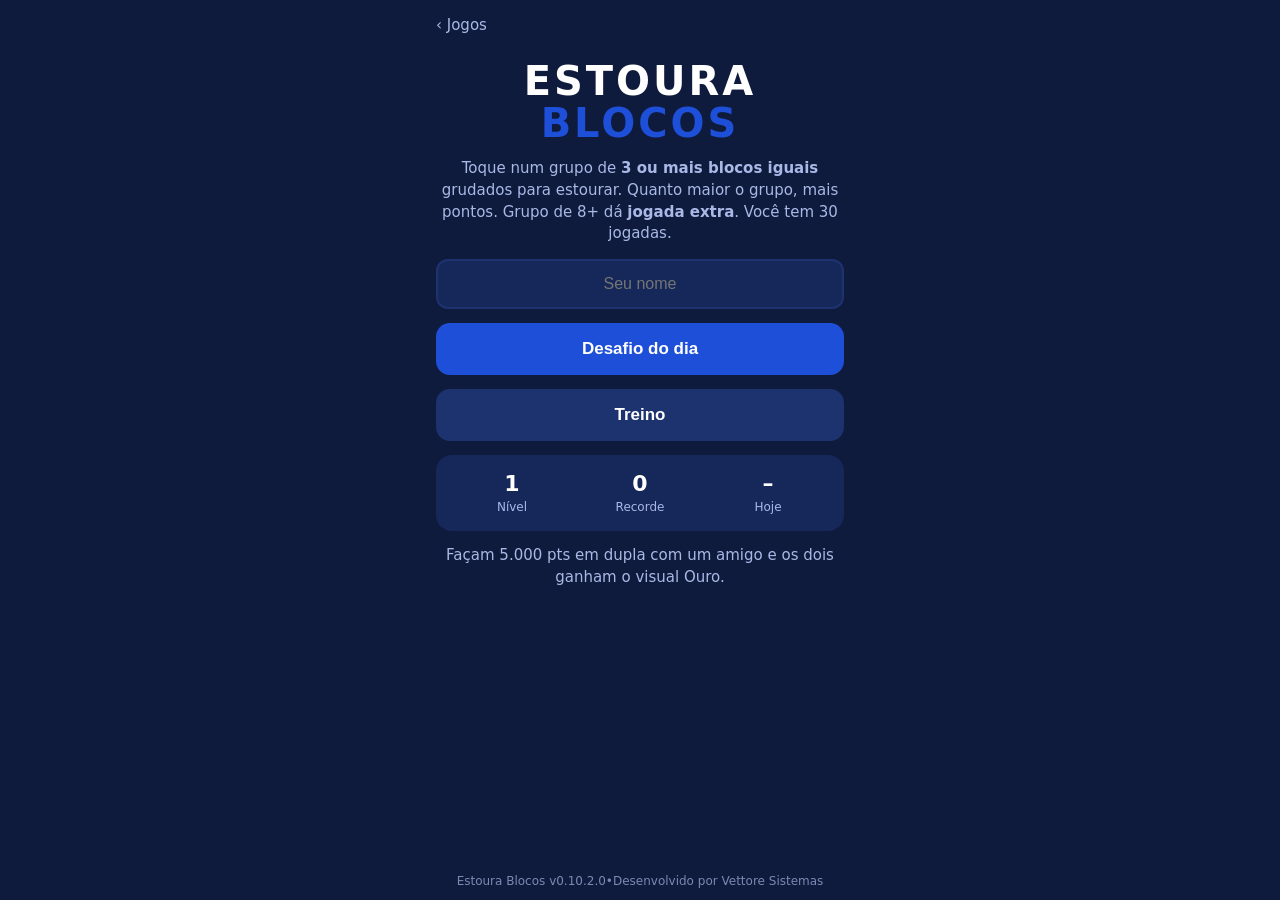
<file: blocos.html>
<!doctype html>
<html lang="pt-BR">
<head>
<meta charset="utf-8">
<meta name="viewport" content="width=device-width,initial-scale=1,maximum-scale=1,user-scalable=no">
<title>Estoura Blocos</title>
<link rel="stylesheet" href="style.css">
</head>
<body>
<script src="core.js"></script>
<script>
Motor({
  id:'blocos', nome:'Estoura Blocos', titulo:'ESTOURA <span>BLOCOS</span>', meta:5000,
  regras:'Toque num grupo de <b>3 ou mais blocos iguais</b> grudados para estourar. Quanto maior o grupo, mais pontos. Grupo de 8+ dá <b>jogada extra</b>. Você tem 30 jogadas.',
  iniciar({ seed, area, ouro, fim }){
    const r=rng(seed), C=7, L=9, N=C*L;
    const CORES = ouro ? ['#f5b301','#e0a100','#ffcf4a','#c58a00','#ffe08a'] : ['#ef4444','#22c55e','#3b82f6','#f5b301','#a855f7'];
    const SIM = ['●','▲','■','◆','★'];
    let g=[], jog=30, pts=0, trava=false;
    const cor = () => Math.floor(r()*5);

    const hud=document.createElement('div'); hud.className='hud'; area.appendChild(hud);
    const el=document.createElement('div'); el.className='bgrid'; area.appendChild(el);
    const cel=[];
    for (let i=0;i<N;i++){
      const d=document.createElement('div'); d.className='bc';
      d.onpointerdown = e => { e.preventDefault(); toque(i); };
      el.appendChild(d); cel.push(d);
    }
    function grupo(i){
      const alvo=g[i], vis=new Set([i]), pilha=[i];
      while (pilha.length){
        const k=pilha.pop(), x=k%C, y=(k/C)|0;
        for (const [dx,dy] of [[1,0],[-1,0],[0,1],[0,-1]]){
          const nx=x+dx, ny=y+dy; if (nx<0||ny<0||nx>=C||ny>=L) continue;
          const n=ny*C+nx; if (!vis.has(n) && g[n]===alvo){ vis.add(n); pilha.push(n); }
        }
      }
      return [...vis];
    }
    const temJogada = () => { for (let i=0;i<N;i++) if (grupo(i).length>=3) return true; return false; };
    function garantir(){ let k=0; while (!temJogada() && k<30){ for (let i=0;i<N;i++) g[i]=cor(); k++; } }
    function gravidade(){
      for (let x=0;x<C;x++){
        const col=[]; for (let y=L-1;y>=0;y--){ const v=g[y*C+x]; if (v>=0) col.push(v); }
        let y=L-1; for (const v of col){ g[y*C+x]=v; y--; }
        for (; y>=0; y--) g[y*C+x]=cor();
      }
    }
    function desenha(){
      for (let i=0;i<N;i++){ cel[i].style.background=CORES[g[i]]; cel[i].textContent=SIM[g[i]]; }
      hud.innerHTML = `<b>${fmt(pts)}</b><span>Jogadas: <b>${jog}</b></span>`;
    }
    function toque(i){
      if (trava || jog<=0) return;
      const gr=grupo(i);
      if (gr.length<3){ cel[i].classList.add('nao'); setTimeout(()=>cel[i].classList.remove('nao'),250); vibrar(30); return; }
      trava=true; jog--;
      const n=gr.length, ganho=n*(n-1)*5; pts+=ganho;
      if (n>=8){ jog++; setTimeout(()=>popTxt('+1 jogada!','#f5b301'),250); }
      popTxt('+'+fmt(ganho), '#22c55e'); vibrar(n>=8?[20,30,20]:15);
      gr.forEach(k=>cel[k].classList.add('estoura'));
      hud.innerHTML = `<b>${fmt(pts)}</b><span>Jogadas: <b>${jog}</b></span>`;
      setTimeout(()=>{
        gr.forEach(k=>{ g[k]=-1; cel[k].classList.remove('estoura'); });
        gravidade(); garantir(); desenha(); trava=false;
        if (jog<=0) setTimeout(()=>fim(pts), 600);
      }, 220);
    }
    for (let i=0;i<N;i++) g.push(cor());
    garantir(); desenha();
  }
});
</script>
</body>
</html>
</file>
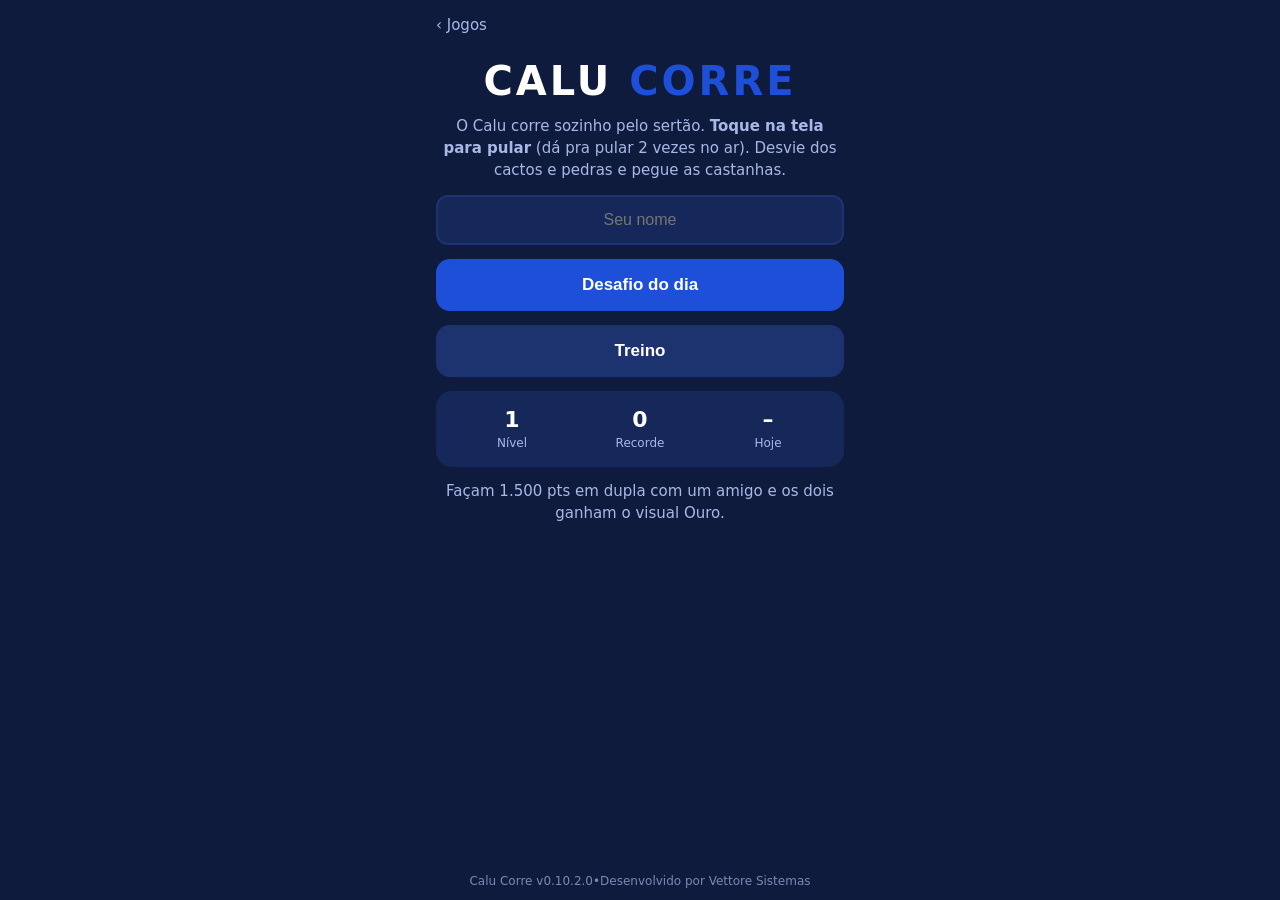
<file: corre.html>
<!doctype html>
<html lang="pt-BR">
<head>
<meta charset="utf-8">
<meta name="viewport" content="width=device-width,initial-scale=1,maximum-scale=1,user-scalable=no">
<title>Calu Corre</title>
<link rel="stylesheet" href="style.css">
</head>
<body>
<script src="core.js"></script>
<script>
// Personagem original: Calu, o calango laranja de bandana
function desenhaCalu(ctx, x, y, t, noChao, ouro){
  ctx.save(); ctx.translate(x, y);
  const p = noChao ? Math.sin(t*22)*5 : 3;
  ctx.lineCap='round';
  // rabo
  ctx.strokeStyle='#e07a1f'; ctx.lineWidth=7;
  ctx.beginPath(); ctx.moveTo(-14,-14); ctx.quadraticCurveTo(-34,-12,-44,-4+Math.sin(t*12)*4); ctx.stroke();
  // patas
  ctx.lineWidth=5;
  ctx.beginPath(); ctx.moveTo(-6,-8); ctx.lineTo(-10+p,0); ctx.moveTo(8,-8); ctx.lineTo(12-p,0); ctx.stroke();
  // corpo
  ctx.fillStyle='#f39c34'; ctx.beginPath(); ctx.ellipse(0,-16,18,11,0,0,Math.PI*2); ctx.fill();
  ctx.fillStyle='#ffd18a'; ctx.beginPath(); ctx.ellipse(3,-11,12,5,0,0,Math.PI*2); ctx.fill();
  // pintinhas
  ctx.fillStyle='#d9701a'; [[-8,-21],[0,-24],[-2,-18]].forEach(([a,b])=>{ctx.beginPath();ctx.arc(a,b,2.2,0,Math.PI*2);ctx.fill();});
  // cabeça
  ctx.fillStyle='#f39c34'; ctx.beginPath(); ctx.ellipse(19,-29,13,9,-0.2,0,Math.PI*2); ctx.fill();
  // bandana
  ctx.fillStyle = ouro ? '#f5b301' : '#1e4fd8';
  ctx.beginPath(); ctx.ellipse(10,-24,5,7,0.3,0,Math.PI*2); ctx.fill();
  ctx.beginPath(); ctx.moveTo(7,-25); ctx.lineTo(-4,-33+Math.sin(t*16)*3); ctx.lineTo(-2,-23); ctx.fill();
  // olho e sorriso
  ctx.fillStyle='#fff'; ctx.beginPath(); ctx.arc(23,-32,4.5,0,Math.PI*2); ctx.fill();
  ctx.fillStyle='#111'; ctx.beginPath(); ctx.arc(24.5,-32,2.2,0,Math.PI*2); ctx.fill();
  ctx.strokeStyle='#7a3e0c'; ctx.lineWidth=1.6; ctx.beginPath(); ctx.arc(26,-27,4,0.2,1.3); ctx.stroke();
  ctx.restore();
}

Motor({
  id:'calu', nome:'Calu Corre', titulo:'CALU <span>CORRE</span>', meta:1500,
  regras:'O Calu corre sozinho pelo sertão. <b>Toque na tela para pular</b> (dá pra pular 2 vezes no ar). Desvie dos cactos e pedras e pegue as castanhas.',
  iniciar({ seed, area, ouro, fim }){
    const { cv, ctx, W, H } = criaCanvas(area);
    const r = rng(seed);
    const CHAO = H-90, G = 1900, PULO = -660;
    const calu = { x:80, y:CHAO, vy:0, pulos:0 };
    let vel=250, dist=0, cast=0, obs=[], itens=[], prox=1.3, t=0, morto=false;

    const pular = () => { if (morto) return; if (calu.pulos<2){ calu.vy=PULO; calu.pulos++; vibrar(8); } };
    const tp = e => { e.preventDefault(); pular(); };
    const kb = e => { if (e.code==='Space'||e.code==='ArrowUp'){ e.preventDefault(); pular(); } };
    cv.addEventListener('pointerdown', tp);
    addEventListener('keydown', kb);

    function gerar(){
      const cacto = r()<0.65;
      const h = cacto ? 38+r()*32 : 24, w = cacto ? 24 : 36;
      obs.push({ x:W+20, w, h, cacto });
      if (r()<0.6){
        const n=2+Math.floor(r()*3), alt=CHAO-70-r()*100;
        for (let i=0;i<n;i++) itens.push({ x:W+130+i*30, y:alt, ok:false });
      }
      prox = Math.max(0.5, 1.4-vel/900) + r()*0.8;
    }
    const pontos = () => Math.floor(dist/10) + cast*20;

    function upd(dt){
      if (morto) return;
      t+=dt; vel=Math.min(640, 250+t*6); dist+=vel*dt;
      calu.vy+=G*dt; calu.y+=calu.vy*dt;
      if (calu.y>=CHAO){ calu.y=CHAO; calu.vy=0; calu.pulos=0; }
      prox-=dt; if (prox<=0) gerar();
      obs.forEach(o=>o.x-=vel*dt); itens.forEach(c=>c.x-=vel*dt);
      obs = obs.filter(o=>o.x>-60); itens = itens.filter(c=>c.x>-20 && !c.ok);
      for (const o of obs){
        if (calu.x+16>o.x+5 && calu.x-12<o.x+o.w-5 && calu.y>CHAO-o.h+6){ morrer(); return; }
      }
      for (const c of itens){
        if (Math.abs(c.x-calu.x)<24 && Math.abs(c.y-(calu.y-20))<28){ c.ok=true; cast++; vibrar(6); }
      }
    }
    function morrer(){
      morto=true; vibrar([60,40,60]);
      cv.removeEventListener('pointerdown', tp); removeEventListener('keydown', kb);
      setTimeout(()=>{ parar(); fim(pontos()); }, 900);
    }
    function cacto(o){
      const x=o.x, b=CHAO, h=o.h, w=o.w;
      ctx.fillStyle='#2f8f46';
      ctx.beginPath(); ctx.roundRect(x+w/2-7, b-h, 14, h, 7); ctx.fill();
      ctx.beginPath(); ctx.roundRect(x, b-h*0.65, 8, h*0.35, 4); ctx.fill();
      ctx.beginPath(); ctx.roundRect(x, b-h*0.4, w/2, 7, 3); ctx.fill();
      ctx.beginPath(); ctx.roundRect(x+w-8, b-h*0.8, 8, h*0.4, 4); ctx.fill();
      ctx.beginPath(); ctx.roundRect(x+w/2, b-h*0.5, w/2, 7, 3); ctx.fill();
    }
    function draw(){
      // céu de fim de tarde
      const g=ctx.createLinearGradient(0,0,0,H); g.addColorStop(0,'#2b3a8c'); g.addColorStop(0.55,'#f08a4b'); g.addColorStop(1,'#f6c26b');
      ctx.fillStyle=g; ctx.fillRect(0,0,W,H);
      ctx.fillStyle='#ffe29a'; ctx.beginPath(); ctx.arc(270,190,38,0,Math.PI*2); ctx.fill();
      // serras ao fundo (parallax)
      ctx.fillStyle='#b8613a';
      const s1 = (dist*0.15)%240;
      for (let i=-1;i<4;i++){ const bx=i*240-s1; ctx.beginPath(); ctx.moveTo(bx,CHAO); ctx.lineTo(bx+120,CHAO-130); ctx.lineTo(bx+240,CHAO); ctx.fill(); }
      ctx.fillStyle='#9a4a2a';
      const s2 = (dist*0.3)%180;
      for (let i=-1;i<4;i++){ const bx=i*180-s2; ctx.beginPath(); ctx.moveTo(bx,CHAO); ctx.lineTo(bx+90,CHAO-70); ctx.lineTo(bx+180,CHAO); ctx.fill(); }
      // chão
      ctx.fillStyle='#d9a066'; ctx.fillRect(0,CHAO,W,H-CHAO);
      ctx.fillStyle='#c48a52';
      const s3 = dist%40; for (let x=-s3;x<W;x+=40) ctx.fillRect(x,CHAO+14,18,4);
      // castanhas
      itens.forEach(c=>{ ctx.fillStyle='#8a4b1f'; ctx.beginPath(); ctx.ellipse(c.x,c.y,8,6,0.5,0,Math.PI*2); ctx.fill(); ctx.fillStyle='#c97b3c'; ctx.beginPath(); ctx.arc(c.x-2,c.y-2,2.5,0,Math.PI*2); ctx.fill(); });
      // obstáculos
      obs.forEach(o=>{
        if (o.cacto) cacto(o);
        else { ctx.fillStyle='#6b6f7a'; ctx.beginPath(); ctx.ellipse(o.x+o.w/2,CHAO-10,o.w/2,14,0,Math.PI,0); ctx.fill(); ctx.fillRect(o.x,CHAO-10,o.w,10); }
      });
      // Calu
      ctx.save();
      if (morto){ ctx.translate(calu.x, calu.y); ctx.rotate(-0.5); ctx.translate(-calu.x, -calu.y); }
      desenhaCalu(ctx, calu.x, calu.y, t, calu.y>=CHAO, ouro);
      ctx.restore();
      // HUD
      ctx.fillStyle='rgba(0,0,0,.35)'; ctx.beginPath(); ctx.roundRect(10,10,W-20,40,12); ctx.fill();
      ctx.fillStyle='#fff'; ctx.font='bold 20px system-ui'; ctx.textAlign='left'; ctx.fillText(fmt(pontos())+' pts',22,37);
      ctx.textAlign='right'; ctx.fillText('🌰 '+cast, W-22, 37);
      if (t<2.5){ ctx.textAlign='center'; ctx.font='bold 22px system-ui'; ctx.fillText('Toque para pular!', W/2, 130); }
      if (morto){ ctx.textAlign='center'; ctx.font='900 44px system-ui'; ctx.fillText('OPS!', W/2, H/2-40); }
    }
    const parar = loop(upd, draw);
  }
});
</script>
</body>
</html>
</file>
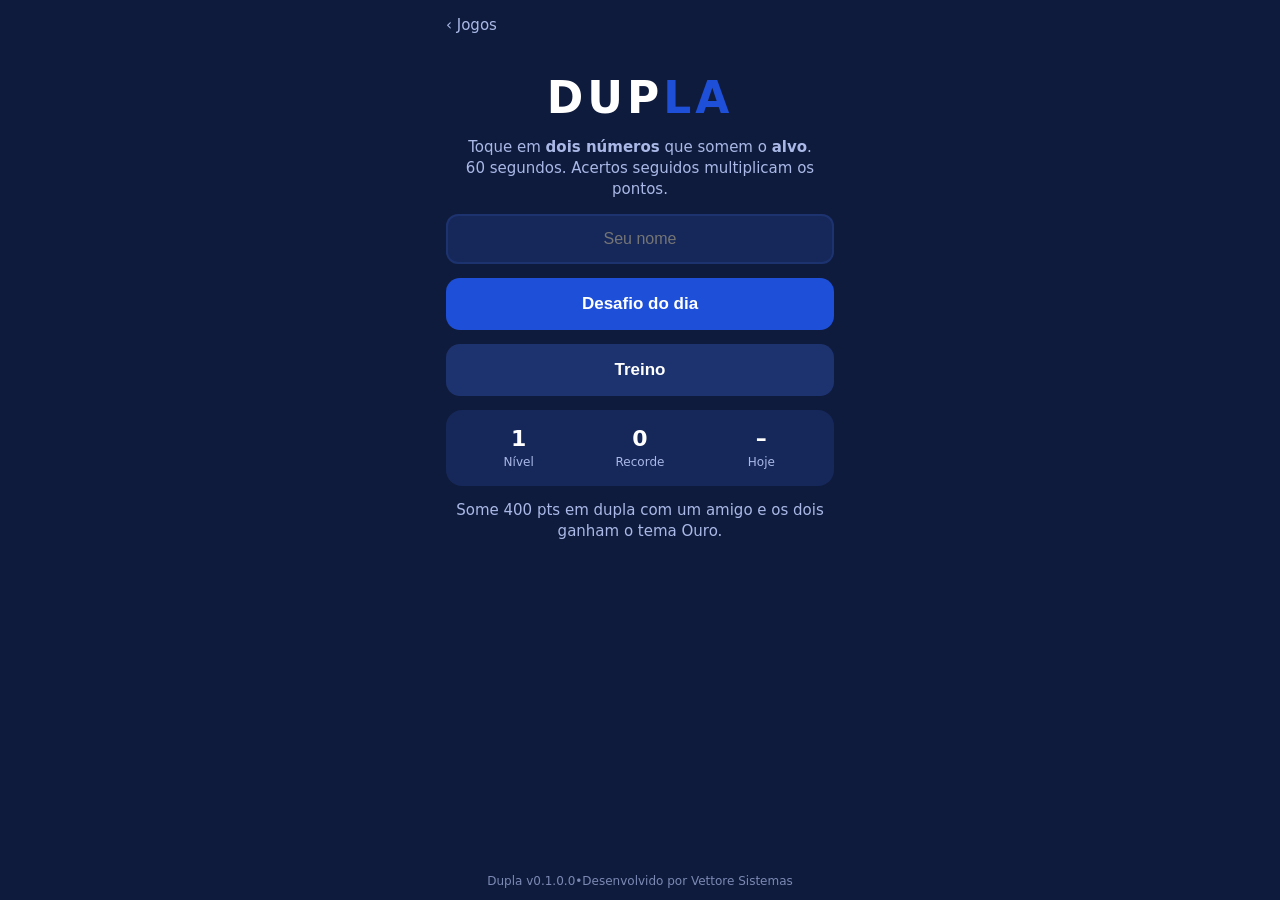
<file: dupla.html>
<!doctype html>
<html lang="pt-BR">
<head>
<meta charset="utf-8">
<meta name="viewport" content="width=device-width,initial-scale=1,maximum-scale=1,user-scalable=no">
<title>Dupla</title>
<style>
:root{--azul:#1e4fd8;--azul2:#163fa8;--fundo:#0f1b3d;--card:#16285a;--card2:#1d3370;--txt:#fff;--sub:#a9b8e6;--ok:#22c55e;--erro:#ef4444;--ouro:#f5b301}
body.ouro{--azul:#c58a00;--azul2:#8f6400;--card2:#3a2f10}
*{box-sizing:border-box;margin:0;padding:0;-webkit-tap-highlight-color:transparent}
body{background:var(--fundo);color:var(--txt);font-family:system-ui,-apple-system,Segoe UI,Roboto,sans-serif;min-height:100vh;display:flex;flex-direction:column;align-items:center;user-select:none}
.app{width:100%;max-width:420px;padding:16px;flex:1;display:flex;flex-direction:column}
.tela{display:none;flex-direction:column;gap:14px;flex:1}
.tela.on{display:flex}
h1{font-size:44px;text-align:center;letter-spacing:4px;margin-top:24px}
h1 span{color:var(--azul)}
.sub{color:var(--sub);text-align:center;font-size:15px;line-height:1.4}
.btn{background:var(--azul);color:#fff;border:0;border-radius:14px;padding:16px;font-size:17px;font-weight:700;cursor:pointer;width:100%}
.btn:active{transform:scale(.98);background:var(--azul2)}
.btn.sec{background:var(--card2)}
.btn.zap{background:#16a34a}
input{background:var(--card);border:2px solid var(--card2);color:#fff;border-radius:12px;padding:14px;font-size:16px;width:100%;text-align:center}
input:focus{outline:none;border-color:var(--azul)}
.box{background:var(--card);border-radius:16px;padding:16px}
.banner{background:linear-gradient(135deg,var(--azul),#7c3aed);border-radius:16px;padding:16px;text-align:center;line-height:1.45}
.stats{display:grid;grid-template-columns:repeat(3,1fr);gap:8px;text-align:center}
.stats b{display:block;font-size:22px}
.stats small{color:var(--sub);font-size:12px}
.topo{display:flex;justify-content:space-between;align-items:center}
.alvo{text-align:center}
.alvo small{color:var(--sub);font-size:13px;letter-spacing:2px}
.alvo b{display:block;font-size:64px;line-height:1}
.pts{font-size:22px;font-weight:700}
.combo{font-size:15px;color:var(--ouro);font-weight:700;min-width:60px;text-align:right}
.barra{height:10px;background:var(--card);border-radius:6px;overflow:hidden}
.barra i{display:block;height:100%;background:var(--azul);width:100%;transition:width .1s linear}
.barra.alerta i{background:var(--erro)}
.grid{display:grid;grid-template-columns:repeat(4,1fr);gap:10px;margin-top:6px}
.cel{aspect-ratio:1;border:0;border-radius:16px;background:var(--card2);color:#fff;font-size:34px;font-weight:800;cursor:pointer;transition:transform .08s,background .15s}
.cel:active{transform:scale(.93)}
.cel.sel{background:var(--azul);transform:scale(.95)}
.cel.ok{background:var(--ok)}
.cel.erro{background:var(--erro)}
.pop{position:fixed;left:50%;top:38%;transform:translate(-50%,0);font-size:34px;font-weight:900;pointer-events:none;animation:sobe .7s forwards;text-shadow:0 2px 8px #000}
@keyframes sobe{to{transform:translate(-50%,-70px);opacity:0}}
.grande{font-size:72px;font-weight:900;text-align:center;line-height:1}
.centro{text-align:center}
.vs{display:flex;justify-content:space-around;text-align:center}
.vs b{display:block;font-size:30px}
.vs small{color:var(--sub)}
.meta{height:14px;background:var(--fundo);border-radius:8px;overflow:hidden;margin-top:8px}
.meta i{display:block;height:100%;background:var(--ouro)}
.espaco{flex:1}
footer{color:var(--sub);font-size:12px;padding:12px;text-align:center;opacity:.7}
</style>
</head>
<body>
<div class="app">

  <!-- INÍCIO -->
  <section class="tela on" id="t-inicio">
    <a href="index.html" style="color:var(--sub);font-size:15px;text-decoration:none">‹ Jogos</a>
    <h1>DUP<span>LA</span></h1>
    <p class="sub">Toque em <b>dois números</b> que somem o <b>alvo</b>.<br>60 segundos. Acertos seguidos multiplicam os pontos.</p>
    <div class="banner" id="convite" style="display:none"></div>
    <input id="nome" maxlength="16" placeholder="Seu nome">
    <button class="btn" id="b-desafio" style="display:none">Aceitar desafio</button>
    <button class="btn" id="b-dia">Desafio do dia</button>
    <button class="btn sec" id="b-treino">Treino</button>
    <div class="box stats">
      <div><b id="s-nivel">1</b><small>Nível</small></div>
      <div><b id="s-rec">0</b><small>Recorde</small></div>
      <div><b id="s-hoje">–</b><small>Hoje</small></div>
    </div>
    <p class="sub" id="s-tema"></p>
  </section>

  <!-- JOGO -->
  <section class="tela" id="t-jogo">
    <div class="topo">
      <div class="pts" id="j-pts">0</div>
      <div class="alvo"><small>ALVO</small><b id="j-alvo">10</b></div>
      <div class="combo" id="j-combo"></div>
    </div>
    <div class="barra" id="j-barra"><i id="j-tempo"></i></div>
    <div class="grid" id="j-grid"></div>
  </section>

  <!-- FIM -->
  <section class="tela" id="t-fim">
    <p class="sub" id="f-titulo" style="margin-top:20px"></p>
    <div class="grande" id="f-pts">0</div>
    <p class="centro sub" id="f-rec"></p>
    <div class="box" id="f-dupla" style="display:none"></div>
    <div class="espaco"></div>
    <button class="btn zap" id="f-share1"></button>
    <button class="btn sec" id="f-share2" style="display:none"></button>
    <button class="btn sec" id="f-novo">Jogar de novo</button>
    <button class="btn sec" id="f-menu">Menu</button>
  </section>

  <!-- RESULTADO RECEBIDO -->
  <section class="tela" id="t-res">
    <h1 style="font-size:32px">RESULTADO<br>DA DUPLA</h1>
    <div class="box" id="r-box"></div>
    <div class="espaco"></div>
    <button class="btn" id="r-jogar">Jogar</button>
  </section>

</div>
<footer id="rodape"></footer>

<script>
const CONFIG = { SISTEMA:'Dupla', VERSAO:'0.1.0.0', DESENVOLVEDOR:'Vettore Sistemas', TEMPO:60, META_DUPLA:400 };

const $ = id => document.getElementById(id);
const fmt = n => Number(n).toLocaleString('pt-BR');
const ls = {
  get(k,d){ try{ const v=localStorage.getItem('dupla_'+k); return v===null?d:JSON.parse(v); }catch(e){ return d; } },
  set(k,v){ try{ localStorage.setItem('dupla_'+k, JSON.stringify(v)); }catch(e){} }
};
function rng(seed){ let a=seed>>>0; return ()=>{ a=a+0x6D2B79F5|0; let t=Math.imul(a^a>>>15,1|a); t=t+Math.imul(t^t>>>7,61|t)^t; return ((t^t>>>14)>>>0)/4294967296; }; }
const hoje = () => { const d=new Date(); return d.getFullYear()*10000+(d.getMonth()+1)*100+d.getDate(); };
const base = () => location.origin + location.pathname;
const limpa = s => (s||'Amigo').toString().replace(/[<>&"]/g,'').slice(0,16) || 'Amigo';
const nome = () => limpa($('nome').value.trim() || 'Jogador');

// ---- Parâmetros de link ----
const P = new URLSearchParams(location.search);
let desafio = null, resultado = null;
if (P.get('r')) resultado = { seed:+P.get('r'), a:+P.get('a')||0, an:limpa(P.get('an')), b:+P.get('b')||0, bn:limpa(P.get('bn')) };
else if (P.get('d')) desafio = { seed:+P.get('d'), s:+P.get('s')||0, n:limpa(P.get('n')) };

// ---- Navegação ----
function mostrar(t){ document.querySelectorAll('.tela').forEach(e=>e.classList.remove('on')); $('t-'+t).classList.add('on'); }

function aplicarTema(){
  const ouro = ls.get('ouro', false);
  document.body.classList.toggle('ouro', ouro);
  $('s-tema').textContent = ouro ? 'Tema Ouro desbloqueado ✓' : `Some ${fmt(CONFIG.META_DUPLA)} pts em dupla com um amigo e os dois ganham o tema Ouro.`;
}
function nivel(){ return Math.floor(Math.sqrt(ls.get('total',0)/150))+1; }

function telaInicio(){
  $('s-nivel').textContent = nivel();
  $('s-rec').textContent = fmt(ls.get('recorde',0));
  const dia = ls.get('dia',{});
  $('s-hoje').textContent = dia.d===hoje() ? fmt(dia.p) : '–';
  if (desafio){
    $('convite').style.display='block';
    $('convite').innerHTML = `<b>${desafio.n}</b> te desafiou com <b>${fmt(desafio.s)} pts</b>.<br>Juntos, cheguem a ${fmt(CONFIG.META_DUPLA)} e <b>os dois</b> ganham o tema Ouro.`;
    $('b-desafio').style.display='block';
  }
  aplicarTema();
  mostrar('inicio');
}

// ---- Jogo ----
let G = null, modo = 'treino';

function iniciar(seed, m){
  ls.set('nome', nome());
  modo = m;
  G = { r:rng(seed), seed, grid:[], alvo:0, pts:0, combo:1, ult:0, sel:-1, fim:Date.now()+CONFIG.TEMPO*1000, timer:null };
  for (let i=0;i<16;i++) G.grid.push(novo());
  novoAlvo();
  montarGrid();
  mostrar('jogo');
  render();
  G.timer = setInterval(tick, 100);
}
function novo(){ return 1+Math.floor(G.r()*9); }
function existePar(t){ for(let i=0;i<16;i++) for(let j=i+1;j<16;j++) if(G.grid[i]+G.grid[j]===t) return true; return false; }
function novoAlvo(){
  let t = 8+Math.floor(G.r()*7);
  if (!existePar(t)){ const i=Math.floor(G.r()*16); let j=Math.floor(G.r()*15); if(j>=i) j++; t=G.grid[i]+G.grid[j]; }
  G.alvo = t;
}
function montarGrid(){
  const g=$('j-grid'); g.innerHTML='';
  for (let i=0;i<16;i++){ const b=document.createElement('button'); b.className='cel'; b.onpointerdown=e=>{e.preventDefault(); toque(i);}; g.appendChild(b); }
}
function render(){
  const cels = $('j-grid').children;
  for (let i=0;i<16;i++){ cels[i].textContent=G.grid[i]; cels[i].classList.toggle('sel', G.sel===i); }
  $('j-alvo').textContent = G.alvo;
  $('j-pts').textContent = fmt(G.pts);
  $('j-combo').textContent = G.combo>1 ? 'x'+G.combo : '';
}
function toque(i){
  if (!G) return;
  if (G.sel===-1){ G.sel=i; render(); return; }
  if (G.sel===i){ G.sel=-1; render(); return; }
  const a=G.sel, b=i; G.sel=-1;
  if (G.grid[a]+G.grid[b]===G.alvo){
    const agora=Date.now();
    G.combo = (agora-G.ult<2500) ? Math.min(G.combo+1,5) : 1;
    G.ult = agora;
    const ganho = 10*G.combo;
    G.pts += ganho;
    G.grid[a]=novo(); G.grid[b]=novo(); novoAlvo();
    flash([a,b],'ok'); pop('+'+ganho, 'var(--ok)'); vibrar(15);
  } else {
    G.combo=1; G.fim-=2000;
    flash([a,b],'erro'); pop('-2s', 'var(--erro)'); vibrar([40,30,40]);
  }
  render();
}
function flash(ids, cls){ const c=$('j-grid').children; ids.forEach(i=>{ c[i].classList.add(cls); setTimeout(()=>c[i].classList.remove(cls),220); }); }
function pop(txt, cor){ const p=document.createElement('div'); p.className='pop'; p.textContent=txt; p.style.color=cor; document.body.appendChild(p); setTimeout(()=>p.remove(),700); }
function vibrar(p){ try{ navigator.vibrate && navigator.vibrate(p); }catch(e){} }
function tick(){
  const rest = Math.max(0, G.fim-Date.now());
  $('j-tempo').style.width = (rest/(CONFIG.TEMPO*1000)*100)+'%';
  $('j-barra').classList.toggle('alerta', rest<10000);
  if (rest<=0) terminar();
}

// ---- Fim ----
function terminar(){
  clearInterval(G.timer);
  const pts=G.pts, seed=G.seed; G=null;
  ls.set('total', ls.get('total',0)+pts);
  const rec = ls.get('recorde',0);
  const novoRec = pts>rec; if (novoRec) ls.set('recorde', pts);
  if (modo==='dia'){ const d=ls.get('dia',{}); if (d.d!==hoje() || pts>d.p) ls.set('dia',{d:hoje(),p:pts}); }

  $('f-pts').textContent = fmt(pts);
  $('f-rec').textContent = novoRec ? 'Novo recorde!' : `Recorde: ${fmt(rec)}`;
  $('f-titulo').textContent = modo==='dia' ? 'DESAFIO DO DIA' : modo==='desafio' ? 'DESAFIO' : 'TREINO';
  $('f-dupla').style.display='none';
  $('f-share2').style.display='none';

  const linkDesafio = `${base()}?d=${seed}&s=${pts}&n=${encodeURIComponent(nome())}`;
  $('f-share1').textContent = 'Desafiar um amigo';
  $('f-share1').onclick = () => compartilhar(linkDesafio, `Fiz ${fmt(pts)} pts no Dupla. Bate isso? E se a gente somar ${fmt(CONFIG.META_DUPLA)}, os dois ganham o tema Ouro.`);

  if (modo==='desafio' && desafio){
    const total = pts + desafio.s;
    const bateu = total >= CONFIG.META_DUPLA;
    if (bateu) ls.set('ouro', true);
    const venc = pts>desafio.s ? 'Você venceu!' : pts<desafio.s ? `${desafio.n} venceu.` : 'Empate!';
    $('f-dupla').style.display='block';
    $('f-dupla').innerHTML = `
      <div class="vs"><div><b>${fmt(pts)}</b><small>Você</small></div><div><b>${fmt(desafio.s)}</b><small>${desafio.n}</small></div></div>
      <p class="centro" style="margin-top:10px"><b>${venc}</b></p>
      <p class="centro sub" style="margin-top:8px">Dupla: ${fmt(total)} / ${fmt(CONFIG.META_DUPLA)}</p>
      <div class="meta"><i style="width:${Math.min(100,total/CONFIG.META_DUPLA*100)}%"></i></div>
      <p class="centro" style="margin-top:8px">${bateu ? '🏆 Meta batida! Tema Ouro liberado.' : 'Faltou pouco. Tentem de novo!'}</p>`;
    const linkRes = `${base()}?r=${seed}&a=${desafio.s}&an=${encodeURIComponent(desafio.n)}&b=${pts}&bn=${encodeURIComponent(nome())}`;
    $('f-share1').textContent = `Mandar resultado para ${desafio.n}`;
    $('f-share1').onclick = () => compartilhar(linkRes, bateu ? `Batemos a meta da dupla! Abre aqui pra pegar seu tema Ouro:` : `Fiz ${fmt(pts)} contra seus ${fmt(desafio.s)}. Veja:`);
    $('f-share2').style.display='block';
    $('f-share2').textContent = 'Desafiar outro amigo';
    $('f-share2').onclick = () => compartilhar(linkDesafio, `Fiz ${fmt(pts)} pts no Dupla. Bate isso?`);
  }

  $('f-novo').onclick = () => modo==='dia' ? iniciar(hoje(),'dia') : modo==='desafio' ? iniciar(desafio.seed,'desafio') : iniciar(Math.floor(Math.random()*1e9),'treino');
  aplicarTema();
  mostrar('fim');
}

function compartilhar(url, txt){
  if (navigator.share){ navigator.share({ text:txt, url }).catch(()=>{}); }
  else { window.open('https://wa.me/?text='+encodeURIComponent(txt+'\n'+url), '_blank'); }
}

// ---- Resultado recebido ----
function telaResultado(){
  const total = resultado.a + resultado.b;
  const bateu = total >= CONFIG.META_DUPLA;
  if (bateu) ls.set('ouro', true);
  $('r-box').innerHTML = `
    <div class="vs"><div><b>${fmt(resultado.a)}</b><small>${resultado.an}</small></div><div><b>${fmt(resultado.b)}</b><small>${resultado.bn}</small></div></div>
    <p class="centro sub" style="margin-top:12px">Dupla: ${fmt(total)} / ${fmt(CONFIG.META_DUPLA)}</p>
    <div class="meta"><i style="width:${Math.min(100,total/CONFIG.META_DUPLA*100)}%"></i></div>
    <p class="centro" style="margin-top:10px">${bateu ? '🏆 Meta batida! Tema Ouro liberado para você.' : 'A dupla não chegou na meta desta vez.'}</p>`;
  aplicarTema();
  mostrar('res');
}

// ---- Boot ----
$('rodape').textContent = `${CONFIG.SISTEMA} v${CONFIG.VERSAO}•Desenvolvido por ${CONFIG.DESENVOLVEDOR}`;
$('nome').value = ls.get('nome','');
$('b-dia').onclick = () => iniciar(hoje(),'dia');
$('b-treino').onclick = () => iniciar(Math.floor(Math.random()*1e9),'treino');
$('b-desafio').onclick = () => iniciar(desafio.seed,'desafio');
$('f-menu').onclick = telaInicio;
$('r-jogar').onclick = () => { history.replaceState(null,'',base()); resultado=null; telaInicio(); };
resultado ? telaResultado() : telaInicio();
</script>
</body>
</html>
</file>
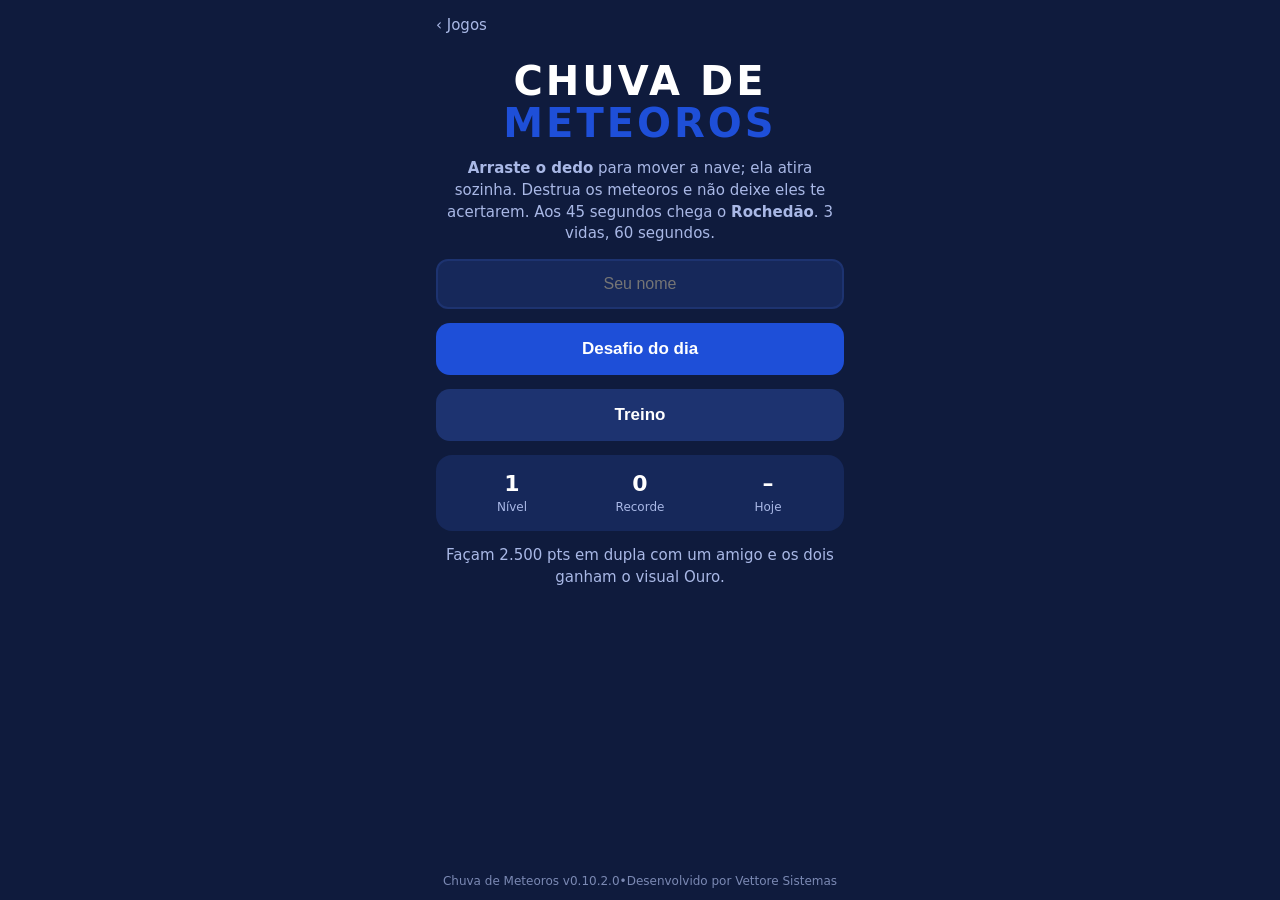
<file: nave.html>
<!doctype html>
<html lang="pt-BR">
<head>
<meta charset="utf-8">
<meta name="viewport" content="width=device-width,initial-scale=1,maximum-scale=1,user-scalable=no">
<title>Chuva de Meteoros</title>
<link rel="stylesheet" href="style.css">
</head>
<body>
<script src="core.js"></script>
<script>
Motor({
  id:'nave', nome:'Chuva de Meteoros', titulo:'CHUVA DE <span>METEOROS</span>', meta:2500,
  regras:'<b>Arraste o dedo</b> para mover a nave; ela atira sozinha. Destrua os meteoros e não deixe eles te acertarem. Aos 45 segundos chega o <b>Rochedão</b>. 3 vidas, 60 segundos.',
  iniciar({ seed, area, ouro, fim }){
    const { cv, ctx, W, H, ponto } = criaCanvas(area);
    const r = rng(seed), DUR=60, CHEFE_EM=45;
    const nave = { x:W/2, y:H-70, alvo:W/2 };
    let tiros=[], mets=[], parts=[], t=0, cd=0, prox=0.8, vidas=3, pts=0, inv=0, chefe=null, chefeFeito=false, acabou=false, kdir=0;
    const estrelas = Array.from({length:60}, () => ({ x:Math.random()*W, y:Math.random()*H, v:20+Math.random()*70, s:Math.random()*1.8+0.4 }));

    const mv = e => { e.preventDefault(); nave.alvo = Math.max(20, Math.min(W-20, ponto(e).x)); };
    const kd = e => { if (e.code==='ArrowLeft') kdir=-1; if (e.code==='ArrowRight') kdir=1; };
    const ku = e => { if (e.code==='ArrowLeft'&&kdir<0 || e.code==='ArrowRight'&&kdir>0) kdir=0; };
    cv.addEventListener('pointerdown', mv); cv.addEventListener('pointermove', mv);
    addEventListener('keydown', kd); addEventListener('keyup', ku);

    function explode(x, y, n, cor){ for (let i=0;i<n;i++){ const a=Math.random()*Math.PI*2, v=40+Math.random()*160; parts.push({ x, y, vx:Math.cos(a)*v, vy:Math.sin(a)*v, vida:0.6, cor }); } }
    function encerrar(){
      if (acabou) return; acabou=true;
      cv.removeEventListener('pointerdown', mv); cv.removeEventListener('pointermove', mv);
      removeEventListener('keydown', kd); removeEventListener('keyup', ku);
      setTimeout(()=>{ parar(); fim(pts); }, 1000);
    }
    function upd(dt){
      parts.forEach(p=>{ p.x+=p.vx*dt; p.y+=p.vy*dt; p.vida-=dt; }); parts=parts.filter(p=>p.vida>0);
      estrelas.forEach(s=>{ s.y+=s.v*dt; if (s.y>H){ s.y=0; s.x=Math.random()*W; } });
      if (acabou) return;
      t+=dt;
      if (kdir) nave.alvo = Math.max(20, Math.min(W-20, nave.alvo+kdir*360*dt));
      nave.x += (nave.alvo-nave.x)*Math.min(1, dt*14);
      // tiro automático
      cd-=dt; if (cd<=0){ tiros.push({ x:nave.x, y:nave.y-22 }); cd=0.16; }
      tiros.forEach(s=>s.y-=540*dt); tiros=tiros.filter(s=>s.y>-10 && !s.usado);
      // meteoros
      if (t<CHEFE_EM){
        prox-=dt;
        if (prox<=0){
          const tam=1+Math.floor(r()*3);
          mets.push({ x:20+r()*(W-40), y:-30, r:9+tam*7, hp:tam, tam, v:80+r()*70+t*3, vx:(r()-0.5)*50, rot:r()*6 });
          prox = Math.max(0.26, 0.9-t*0.014) + r()*0.3;
        }
      } else if (!chefe && !chefeFeito){
        chefe = { x:W/2, y:-70, hp:45, max:45, dir:1, cd:1.2 };
      }
      mets.forEach(m=>{ m.y+=m.v*dt; m.x+=m.vx*dt; m.rot+=dt; });
      mets = mets.filter(m=>m.y<H+40 && !m.morto);
      // chefe
      if (chefe){
        chefe.y += (90-chefe.y)*Math.min(1,dt*2);
        chefe.x += chefe.dir*90*dt; if (chefe.x<60||chefe.x>W-60) chefe.dir*=-1;
        chefe.cd-=dt;
        if (chefe.cd<=0){ mets.push({ x:chefe.x, y:chefe.y+45, r:11, hp:1, tam:1, v:210, vx:(r()-0.5)*140, rot:0 }); chefe.cd=0.65; }
      }
      // colisões tiro x meteoro / chefe
      for (const s of tiros){
        for (const m of mets){
          if (!m.morto && Math.hypot(s.x-m.x, s.y-m.y)<m.r){ s.usado=true; m.hp--; if (m.hp<=0){ m.morto=true; pts+=m.tam*10; explode(m.x,m.y,10,'#e0a070'); } break; }
        }
        if (!s.usado && chefe && Math.hypot(s.x-chefe.x, s.y-chefe.y)<52){
          s.usado=true; chefe.hp--;
          if (chefe.hp<=0){
            explode(chefe.x,chefe.y,60,'#f5b301'); vibrar([80,40,80]);
            const bonus = 500 + Math.round((DUR-t)*15);
            pts+=bonus; popTxt('+'+fmt(bonus),'#f5b301');
            chefe=null; chefeFeito=true; encerrar(); return;
          }
        }
      }
      // nave atingida
      inv-=dt;
      if (inv<=0){
        for (const m of mets){
          if (!m.morto && Math.hypot(nave.x-m.x, nave.y-m.y)<m.r+12){
            m.morto=true; vidas--; inv=1.5; vibrar([60,40,60]); explode(nave.x,nave.y,20,'#ef4444');
            if (vidas<=0){ encerrar(); return; }
            break;
          }
        }
      }
      if (t>=DUR) encerrar();
    }
    function desenhaNave(){
      if (inv>0 && Math.floor(inv*10)%2===0 && !acabou) return;
      if (vidas<=0) return;
      const x=nave.x, y=nave.y, c = ouro ? '#f5b301' : '#4f7dff';
      ctx.fillStyle='#ff9b2f'; ctx.beginPath(); ctx.moveTo(x-7,y+16); ctx.lineTo(x,y+26+Math.random()*8); ctx.lineTo(x+7,y+16); ctx.fill();
      ctx.fillStyle=c; ctx.beginPath(); ctx.moveTo(x,y-22); ctx.lineTo(x+18,y+16); ctx.lineTo(x,y+9); ctx.lineTo(x-18,y+16); ctx.closePath(); ctx.fill();
      ctx.fillStyle='#bfe3ff'; ctx.beginPath(); ctx.ellipse(x,y-4,5,8,0,0,Math.PI*2); ctx.fill();
    }
    function desenhaMeteoro(m){
      ctx.save(); ctx.translate(m.x,m.y); ctx.rotate(m.rot);
      ctx.fillStyle='#8a6248'; ctx.beginPath();
      for (let i=0;i<8;i++){ const a=i/8*Math.PI*2, rr=m.r*(0.82+((i*37)%5)/25); ctx.lineTo(Math.cos(a)*rr, Math.sin(a)*rr); }
      ctx.closePath(); ctx.fill();
      ctx.fillStyle='#6b4a36'; ctx.beginPath(); ctx.arc(m.r*0.3,-m.r*0.2,m.r*0.25,0,Math.PI*2); ctx.arc(-m.r*0.3,m.r*0.3,m.r*0.18,0,Math.PI*2); ctx.fill();
      ctx.restore();
    }
    function desenhaChefe(c){
      ctx.save(); ctx.translate(c.x,c.y);
      ctx.fillStyle='#6e4b3a'; ctx.beginPath();
      for (let i=0;i<12;i++){ const a=i/12*Math.PI*2, rr=55*(0.85+((i*53)%7)/30); ctx.lineTo(Math.cos(a)*rr, Math.sin(a)*rr); }
      ctx.closePath(); ctx.fill();
      // olhos bravos
      ctx.fillStyle='#ffdf6b'; ctx.beginPath(); ctx.arc(-18,-6,9,0,Math.PI*2); ctx.arc(18,-6,9,0,Math.PI*2); ctx.fill();
      ctx.fillStyle='#111'; ctx.beginPath(); ctx.arc(-16,-4,4,0,Math.PI*2); ctx.arc(16,-4,4,0,Math.PI*2); ctx.fill();
      ctx.strokeStyle='#2a1a12'; ctx.lineWidth=4; ctx.beginPath(); ctx.moveTo(-30,-20); ctx.lineTo(-8,-12); ctx.moveTo(30,-20); ctx.lineTo(8,-12); ctx.stroke();
      ctx.beginPath(); ctx.arc(0,24,12,Math.PI*1.15,Math.PI*1.85); ctx.stroke();
      ctx.restore();
      // barra de vida
      ctx.fillStyle='rgba(0,0,0,.5)'; ctx.fillRect(40,64,W-80,10);
      ctx.fillStyle='#ef4444'; ctx.fillRect(40,64,(W-80)*c.hp/c.max,10);
    }
    function draw(){
      ctx.fillStyle='#070b1f'; ctx.fillRect(0,0,W,H);
      ctx.fillStyle='#fff'; estrelas.forEach(s=>{ ctx.globalAlpha=s.s/2.2; ctx.fillRect(s.x,s.y,s.s,s.s); }); ctx.globalAlpha=1;
      ctx.fillStyle='#ffe066'; tiros.forEach(s=>ctx.fillRect(s.x-2,s.y-8,4,12));
      mets.forEach(desenhaMeteoro);
      if (chefe) desenhaChefe(chefe);
      desenhaNave();
      parts.forEach(p=>{ ctx.globalAlpha=Math.max(0,p.vida/0.6); ctx.fillStyle=p.cor; ctx.fillRect(p.x-2,p.y-2,4,4); }); ctx.globalAlpha=1;
      // HUD
      ctx.fillStyle='rgba(255,255,255,.08)'; ctx.beginPath(); ctx.roundRect(10,10,W-20,40,12); ctx.fill();
      ctx.fillStyle='#fff'; ctx.font='bold 19px system-ui';
      ctx.textAlign='left'; ctx.fillText(fmt(pts)+' pts', 22, 37);
      ctx.textAlign='center'; ctx.fillText(Math.max(0,Math.ceil(DUR-t))+'s', W/2, 37);
      ctx.textAlign='right'; ctx.fillText('♥'.repeat(Math.max(0,vidas)), W-22, 37);
      ctx.textAlign='center';
      if (t<2.5){ ctx.font='bold 20px system-ui'; ctx.fillText('Arraste o dedo para mover', W/2, H/2); }
      if (t>=CHEFE_EM && t<CHEFE_EM+2 && !chefeFeito){ ctx.fillStyle='#ef4444'; ctx.font='900 30px system-ui'; ctx.fillText('ROCHEDÃO!', W/2, H/2); }
      if (acabou){ ctx.fillStyle='#fff'; ctx.font='900 38px system-ui'; ctx.fillText(chefeFeito ? 'VITÓRIA!' : vidas<=0 ? 'FIM!' : 'TEMPO!', W/2, H/2); }
    }
    const parar = loop(upd, draw);
  }
});
</script>
</body>
</html>
</file>
<file: febre/style.css>
:root{--rosa:#ff5fa8;--roxo:#8b5cf6;--ouro:#ffc83d;--txt:#4a2440;--branco:#fff;--sombra:0 6px 0 rgba(0,0,0,.15)}
*{box-sizing:border-box;margin:0;padding:0;-webkit-tap-highlight-color:transparent}
[hidden]{display:none!important}
html,body{height:100%;overscroll-behavior:none}
body{font-family:'Baloo 2',system-ui,-apple-system,sans-serif;color:var(--txt);background:linear-gradient(160deg,#ffb3d9,#c9a7ff);user-select:none;-webkit-user-select:none;overflow:hidden}
button{font-family:inherit;cursor:pointer;border:0;color:inherit}
.app{max-width:480px;margin:0 auto;height:100dvh;position:relative}
.tela{display:none;flex-direction:column;height:100%}
.tela.on{display:flex}

/* barra superior do mapa */
.barra{display:flex;gap:8px;padding:10px 12px;justify-content:space-between;align-items:center;background:rgba(255,255,255,.75);backdrop-filter:blur(8px);z-index:3}
.chip{background:#fff;border-radius:20px;padding:4px 12px;font-weight:800;font-size:15px;box-shadow:0 2px 0 rgba(0,0,0,.08);white-space:nowrap}
.chip.som{padding:4px 10px}
.logo{font-weight:900;font-size:19px;line-height:1;color:var(--rosa);letter-spacing:.5px;text-shadow:0 2px 0 #fff}

/* mapa */
#mapa{flex:1;overflow-y:auto;overflow-x:hidden;position:relative;scroll-behavior:smooth}
.mundo{position:relative;padding-bottom:20px}
.mundo-nome{position:sticky;top:0;z-index:2;text-align:center;padding:10px;font-weight:900;font-size:20px;color:#fff;text-shadow:0 2px 0 rgba(0,0,0,.2)}
.trilha{position:absolute;inset:0;width:100%;height:100%;pointer-events:none}
.no{position:absolute;width:66px;height:66px;margin-left:-33px;border-radius:50%;display:flex;align-items:center;justify-content:center;font-weight:900;font-size:24px;color:#fff;box-shadow:0 6px 0 rgba(0,0,0,.2),inset 0 -6px 0 rgba(0,0,0,.15),inset 0 6px 0 rgba(255,255,255,.35);border:4px solid #fff;z-index:1}
.no.bloq{background:#c7bfd0!important;color:#8d8496}
.no.atual{animation:pulsa 1.2s infinite}
.no .est{position:absolute;bottom:-20px;font-size:15px;letter-spacing:-1px;color:#d1c7d6;text-shadow:0 1px 0 #fff;white-space:nowrap}
.no .est b{color:var(--ouro);font-weight:400}
.no .eu{position:absolute;top:-34px;font-size:28px;animation:quica .8s infinite alternate}
@keyframes pulsa{50%{transform:scale(1.1)}}
@keyframes quica{to{transform:translateY(-6px)}}
.deco{position:absolute;font-size:30px;opacity:.55;pointer-events:none}
.fim-mapa{text-align:center;padding:30px 20px 40px;font-weight:800;color:#fff;font-size:18px}
.navb{display:flex;gap:8px;padding:10px 12px 6px;background:rgba(255,255,255,.75);backdrop-filter:blur(8px)}
.navb button{flex:1;background:#fff;border-radius:16px;padding:8px 4px;font-size:22px;line-height:1.1;box-shadow:var(--sombra);position:relative}
.navb button small{display:block;font-size:12px;font-weight:800}
.navb .dot{position:absolute;top:4px;right:10px;width:12px;height:12px;border-radius:50%;background:#ff3b5c;border:2px solid #fff}
footer{text-align:center;font-size:11px;opacity:.7;padding:4px 0 8px;background:rgba(255,255,255,.75)}

/* jogo */
#t-jogo{padding:10px 12px;gap:8px;background:linear-gradient(170deg,#ffc2e2,#d8b8ff)}
.hudj{display:flex;gap:8px;align-items:stretch}
.hudj .sair{width:44px;border-radius:14px;background:#fff;font-size:20px;font-weight:900;box-shadow:var(--sombra)}
.obj{flex:1;background:#fff;border-radius:16px;padding:6px 10px;display:flex;align-items:center;gap:8px;box-shadow:var(--sombra);font-weight:800;font-size:15px;line-height:1.1}
.obj .ic{width:38px;height:38px;flex-shrink:0;display:flex;align-items:center;justify-content:center;font-size:26px}
.obj .ic svg{width:100%;height:100%}
.obj .num{font-size:22px;color:var(--roxo)}
.obj.ok .num{color:#22a55a}
.jogb{background:var(--roxo);color:#fff;border-radius:16px;min-width:68px;text-align:center;padding:4px 6px;box-shadow:var(--sombra)}
.jogb b{display:block;font-size:28px;line-height:1}
.jogb small{font-size:11px;font-weight:700}
.jogb.pouco{background:#ff3b5c;animation:pulsa .8s infinite}
.placar{display:flex;align-items:center;gap:10px;background:rgba(255,255,255,.7);border-radius:14px;padding:6px 12px}
.placar b{font-size:22px;min-width:74px}
.bar{flex:1;height:14px;background:#f1dff0;border-radius:8px;position:relative}
.bar i{display:block;height:100%;width:0;border-radius:8px;background:linear-gradient(90deg,var(--rosa),var(--ouro));transition:width .4s}
.bar .st{position:absolute;top:50%;transform:translate(-50%,-50%);font-size:20px;color:#d6c3d8;text-shadow:0 1px 0 #fff;transition:.3s}
.bar .st.on{color:var(--ouro);transform:translate(-50%,-50%) scale(1.25);text-shadow:0 0 6px #fff}
.tab{position:relative;width:100%;aspect-ratio:8/9;background:rgba(255,255,255,.35);border-radius:18px;padding:4px;box-shadow:inset 0 2px 10px rgba(120,40,120,.15);touch-action:none;margin:auto 0}
.tab.treme{animation:treme .3s}
#fundo,#doces,#fx{position:absolute;inset:4px}
#fundo{display:grid;grid-template-columns:repeat(8,1fr);grid-template-rows:repeat(9,1fr);gap:2px}
#fundo div{border-radius:10px;background:rgba(255,255,255,.35)}
#fundo div.gel{background:linear-gradient(145deg,rgba(255,130,200,.85),rgba(230,70,160,.75));box-shadow:inset 0 0 0 2px rgba(255,255,255,.6),inset 0 -4px 6px rgba(150,0,90,.3)}
#fx{pointer-events:none;overflow:visible}
.doce{position:absolute;width:12.5%;height:11.111%;padding:1.6%;transition:transform .34s cubic-bezier(.34,1.5,.64,1)}
.doce svg{width:100%;height:100%;display:block;filter:drop-shadow(0 2px 1px rgba(0,0,0,.18));overflow:visible}
.doce.semt{transition:none}
.doce.some{transform:scale(1.35)!important;opacity:0;transition:transform .18s,opacity .18s}
.doce.dica svg{animation:dica .9s infinite}
.doce.nao svg{animation:treme .25s}
.doce.alvo svg{animation:pulsa .6s infinite}
.gira{animation:gira 4s linear infinite}
.anel{transform-origin:50px 50px;animation:gira 3s linear infinite}
@keyframes gira{to{transform:rotate(360deg)}}
@keyframes dica{50%{transform:scale(1.15) rotate(-8deg)}}
@keyframes treme{25%{transform:translateX(-5px)}75%{transform:translateX(5px)}}
.part{position:absolute;width:9px;height:9px;border-radius:50%;margin:-4px;animation:voa .55s ease-out forwards}
@keyframes voa{to{transform:translate(var(--dx),var(--dy)) scale(.2);opacity:0}}
.boom{position:absolute;width:37.5%;height:33.33%;margin:-18.75% 0 0 -18.75%;border-radius:50%;background:radial-gradient(#fff,#ffe066 40%,rgba(255,120,60,0) 70%);animation:boom .4s forwards}
@keyframes boom{from{transform:scale(.2);opacity:1}to{transform:scale(1.4);opacity:0}}
.boost{display:flex;gap:10px;justify-content:center}
.boost button{flex:1;max-width:120px;background:#fff;border-radius:16px;padding:6px;font-size:24px;font-weight:900;box-shadow:var(--sombra);line-height:1.1}
.boost button small{display:block;font-size:12px;font-weight:800;color:#b8860b}
.boost button.ativo{background:var(--ouro);transform:translateY(3px);box-shadow:0 3px 0 rgba(0,0,0,.15)}

/* textos voando */
.grito{position:fixed;left:50%;top:40%;transform:translate(-50%,-50%);font-weight:900;font-size:44px;color:#fff;-webkit-text-stroke:2px var(--rosa);text-shadow:0 4px 0 var(--roxo);pointer-events:none;z-index:20;animation:grito 1s forwards;white-space:nowrap}
@keyframes grito{0%{transform:translate(-50%,-50%) scale(.3)}25%{transform:translate(-50%,-50%) scale(1.15)}75%{opacity:1}100%{transform:translate(-50%,-80%) scale(1);opacity:0}}
#toast{position:fixed;left:50%;bottom:90px;transform:translateX(-50%);background:var(--txt);color:#fff;padding:10px 18px;border-radius:20px;font-weight:700;opacity:0;transition:.3s;z-index:40;pointer-events:none;text-align:center;max-width:90%}
#toast.on{opacity:1}

/* modal */
.modal{position:fixed;inset:0;background:rgba(60,20,60,.55);display:flex;align-items:center;justify-content:center;z-index:30;padding:16px;backdrop-filter:blur(3px)}
.mbox{background:#fff;border-radius:26px;padding:22px 18px 18px;width:100%;max-width:380px;text-align:center;box-shadow:0 10px 0 rgba(0,0,0,.15);animation:entra .3s cubic-bezier(.34,1.5,.64,1);max-height:92dvh;overflow-y:auto}
@keyframes entra{from{transform:scale(.6);opacity:0}}
.mbox h2{font-size:28px;line-height:1.1;color:var(--rosa)}
.mbox p{font-size:16px;line-height:1.35;margin-top:6px}
.mbox .sub{color:#8a6a85;font-size:14px}
.btn{display:block;width:100%;margin-top:10px;padding:13px;border-radius:18px;font-size:19px;font-weight:900;color:#fff;background:linear-gradient(180deg,#ff7ec0,#ff4d9a);box-shadow:0 5px 0 #c42c73}
.btn:active{transform:translateY(3px);box-shadow:0 2px 0 #c42c73}
.btn.verde{background:linear-gradient(180deg,#5fe07a,#22b04a);box-shadow:0 5px 0 #17803a}
.btn.sec{background:#efe6f3;color:var(--txt);box-shadow:0 5px 0 #d6c7dd}
.btn.zap{background:linear-gradient(180deg,#3ee07a,#16a34a);box-shadow:0 5px 0 #0f7a35}
.estrelas{font-size:54px;letter-spacing:4px;margin:6px 0}
.estrelas span{display:inline-block;color:#e6dbe8;transform:scale(.4);transition:.35s cubic-bezier(.34,1.8,.64,1)}
.estrelas span.on{color:var(--ouro);transform:scale(1);text-shadow:0 3px 0 #d99a00}
.estrelas span.vazia{transform:scale(1)}
.objbox{display:flex;align-items:center;justify-content:center;gap:10px;background:#fff3fa;border-radius:16px;padding:12px;margin-top:10px;font-weight:800;font-size:18px}
.objbox .ic{width:48px;height:48px;font-size:34px;display:flex;align-items:center;justify-content:center}
.objbox svg{width:100%;height:100%}
.dicabox{background:#fff8d6;border-radius:14px;padding:10px;margin-top:10px;font-size:14px;line-height:1.35;text-align:left}
.vs{display:flex;justify-content:space-around;margin-top:10px}
.vs b{display:block;font-size:26px}
.metab{height:14px;background:#f1dff0;border-radius:8px;overflow:hidden;margin-top:6px}
.metab i{display:block;height:100%;background:var(--ouro)}
.moedas{display:inline-block;background:#fff6d6;color:#9a6b00;border-radius:12px;padding:4px 12px;font-weight:900;margin-top:8px}
.geli{width:34px;height:34px;border-radius:9px;background:linear-gradient(145deg,#ff82c8,#e646a0);box-shadow:inset 0 0 0 2px rgba(255,255,255,.6)}

/* conquistas */
#t-conq{background:linear-gradient(160deg,#ffd6ec,#e2d0ff)}
.lista{flex:1;overflow-y:auto;padding:12px;display:flex;flex-direction:column;gap:10px}
.conq{display:flex;gap:12px;align-items:center;background:#fff;border-radius:18px;padding:12px;box-shadow:0 4px 0 rgba(0,0,0,.08)}
.conq .ic{font-size:34px;width:52px;height:52px;display:flex;align-items:center;justify-content:center;background:#fff3fa;border-radius:14px;flex-shrink:0}
.conq.off{opacity:.5}
.conq.off .ic{filter:grayscale(1)}
.conq b{display:block;font-size:17px}
.conq small{font-size:13px;color:#8a6a85}
.conq .pr{margin-left:auto;font-weight:900;color:#b8860b;white-space:nowrap}
</file>
<file: style.css>
:root{--azul:#1e4fd8;--azul2:#163fa8;--fundo:#0f1b3d;--card:#16285a;--card2:#1d3370;--txt:#fff;--sub:#a9b8e6;--ok:#22c55e;--erro:#ef4444;--ouro:#f5b301}
body.ouro{--azul:#c58a00;--azul2:#8f6400;--card2:#3a2f10}
*{box-sizing:border-box;margin:0;padding:0;-webkit-tap-highlight-color:transparent}
[hidden]{display:none!important}
html,body{overscroll-behavior:none}
body{background:var(--fundo);color:var(--txt);font-family:system-ui,-apple-system,Segoe UI,Roboto,sans-serif;min-height:100vh;display:flex;flex-direction:column;align-items:center;user-select:none;-webkit-user-select:none}
a{color:inherit;text-decoration:none}
.app{width:100%;max-width:440px;padding:16px;flex:1;display:flex;flex-direction:column}
.tela{display:none;flex-direction:column;gap:14px;flex:1}
.tela.on{display:flex}
h1{font-size:40px;text-align:center;letter-spacing:3px;margin-top:12px;line-height:1.05}
h1 span{color:var(--azul)}
.sub{color:var(--sub);text-align:center;font-size:15px;line-height:1.45}
.voltar{color:var(--sub);font-size:15px}
.btn{display:block;background:var(--azul);color:#fff;border:0;border-radius:14px;padding:16px;font-size:17px;font-weight:700;cursor:pointer;width:100%;text-align:center}
.btn:active{transform:scale(.98);background:var(--azul2)}
.btn.sec{background:var(--card2)}
.btn.zap{background:#16a34a}
input{background:var(--card);border:2px solid var(--card2);color:#fff;border-radius:12px;padding:14px;font-size:16px;width:100%;text-align:center}
input:focus{outline:none;border-color:var(--azul)}
.box{background:var(--card);border-radius:16px;padding:16px}
.banner{background:linear-gradient(135deg,var(--azul),#7c3aed);border-radius:16px;padding:16px;text-align:center;line-height:1.45}
.stats{display:grid;grid-template-columns:repeat(3,1fr);gap:8px;text-align:center}
.stats b{display:block;font-size:22px}
.stats small{color:var(--sub);font-size:12px}
.grande{font-size:68px;font-weight:900;text-align:center;line-height:1}
.centro{text-align:center}
.mt{margin-top:10px}
.vs{display:flex;justify-content:space-around;text-align:center}
.vs b{display:block;font-size:30px}
.vs small{color:var(--sub)}
.meta{height:14px;background:var(--fundo);border-radius:8px;overflow:hidden;margin-top:8px}
.meta i{display:block;height:100%;background:var(--ouro)}
.espaco{flex:1}
footer{color:var(--sub);font-size:12px;padding:12px;text-align:center;opacity:.7}
/* área de jogo */
.tela.jogo{padding:0;justify-content:center}
#area{display:flex;flex-direction:column;align-items:center;gap:10px;width:100%}
.cv{display:block;width:min(100%,calc((100vh - 70px)*360/560));aspect-ratio:360/560;border-radius:18px;touch-action:none;background:#000}
.pop{position:fixed;left:50%;top:35%;transform:translate(-50%,0);font-size:32px;font-weight:900;pointer-events:none;animation:sobe .7s forwards;text-shadow:0 2px 8px #000;z-index:9}
@keyframes sobe{to{transform:translate(-50%,-70px);opacity:0}}
/* blocos */
.hud{display:flex;justify-content:space-between;align-items:center;width:100%;font-size:18px}
.hud b{font-size:24px}
.bgrid{display:grid;grid-template-columns:repeat(7,1fr);gap:5px;width:100%;touch-action:none}
.bc{aspect-ratio:1;border-radius:10px;display:flex;align-items:center;justify-content:center;color:rgba(255,255,255,.8);font-size:18px;cursor:pointer;transition:transform .2s,opacity .2s;box-shadow:inset 0 -4px 0 rgba(0,0,0,.25)}
.bc.estoura{transform:scale(0);opacity:0}
.bc.nao{animation:treme .25s}
@keyframes treme{25%{transform:translateX(-4px)}75%{transform:translateX(4px)}}
/* hub */
.cards{display:flex;flex-direction:column;gap:12px}
.card{display:flex;gap:14px;align-items:center;background:var(--card);border-radius:18px;padding:16px}
.card .ic{font-size:40px;width:60px;height:60px;display:flex;align-items:center;justify-content:center;background:var(--card2);border-radius:14px;flex-shrink:0}
.card b{font-size:19px;display:block}
.card small{color:var(--sub);font-size:14px;line-height:1.35}
</file>
